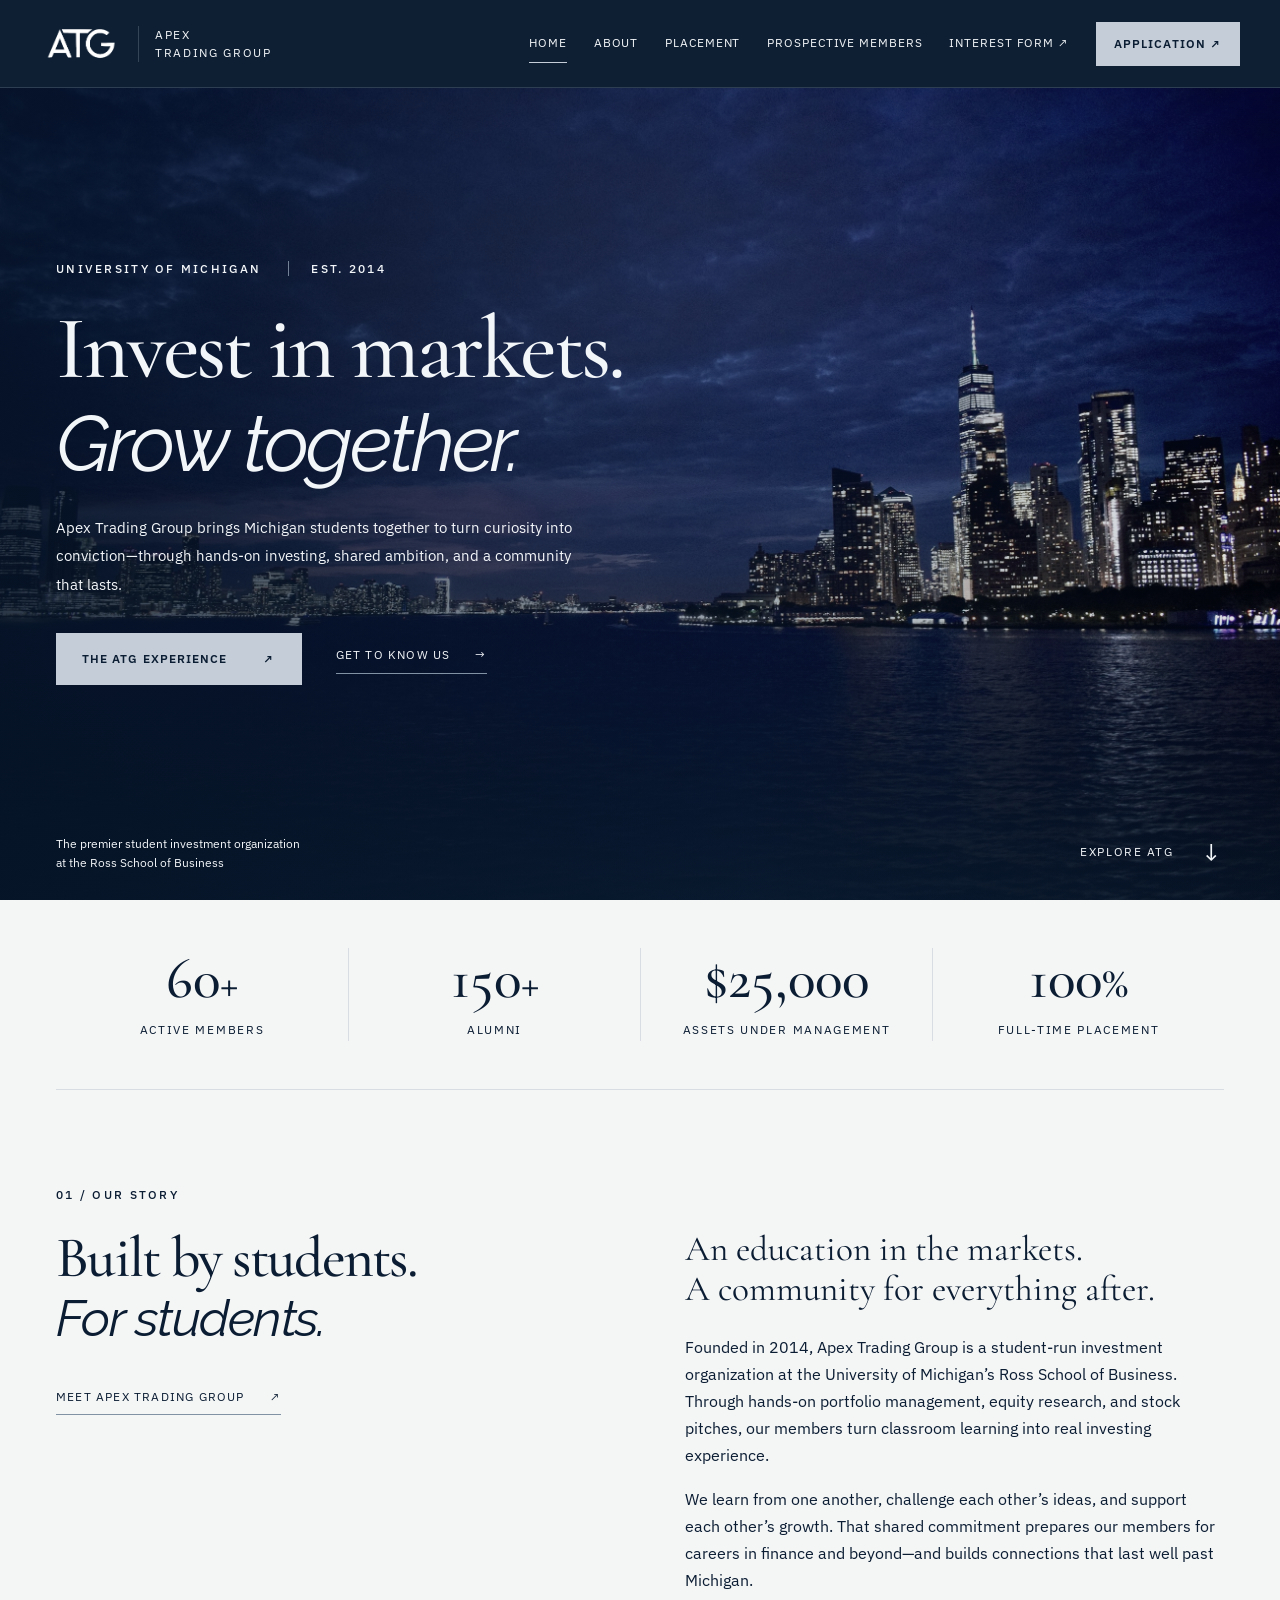
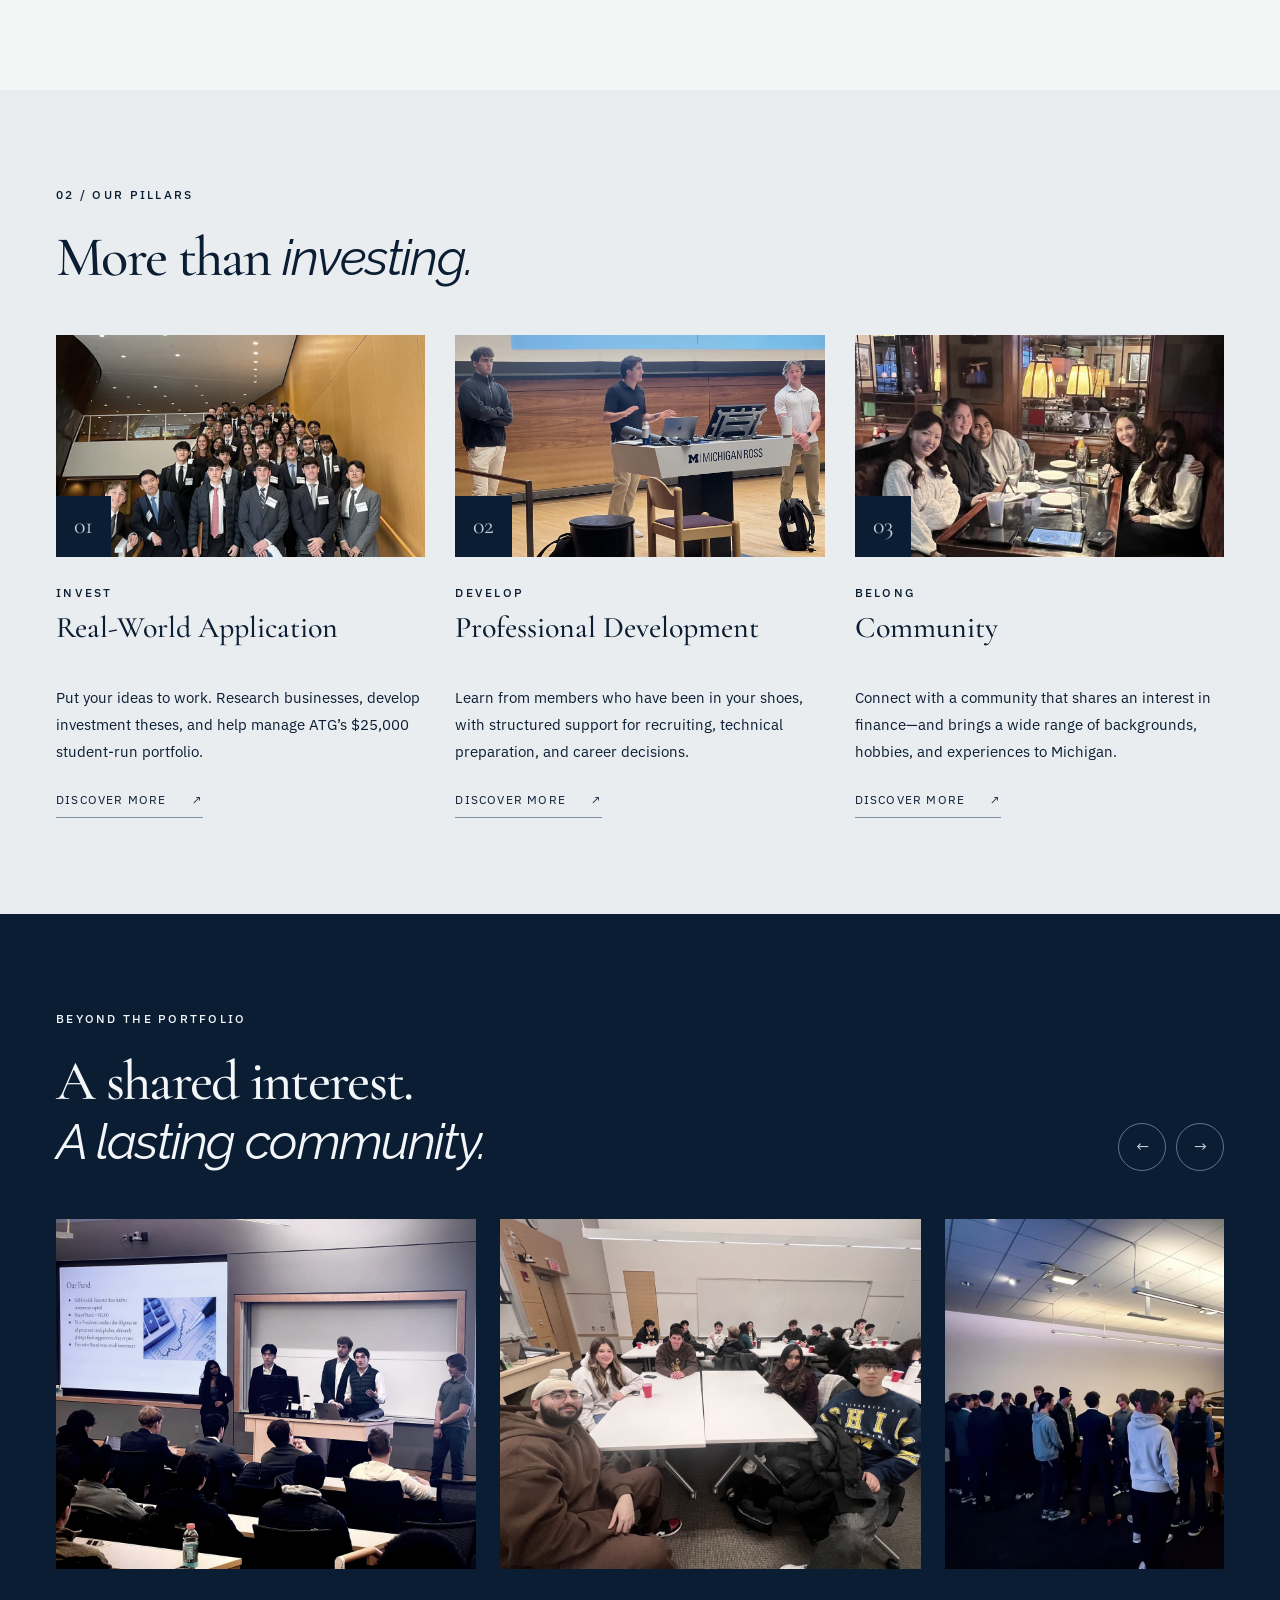
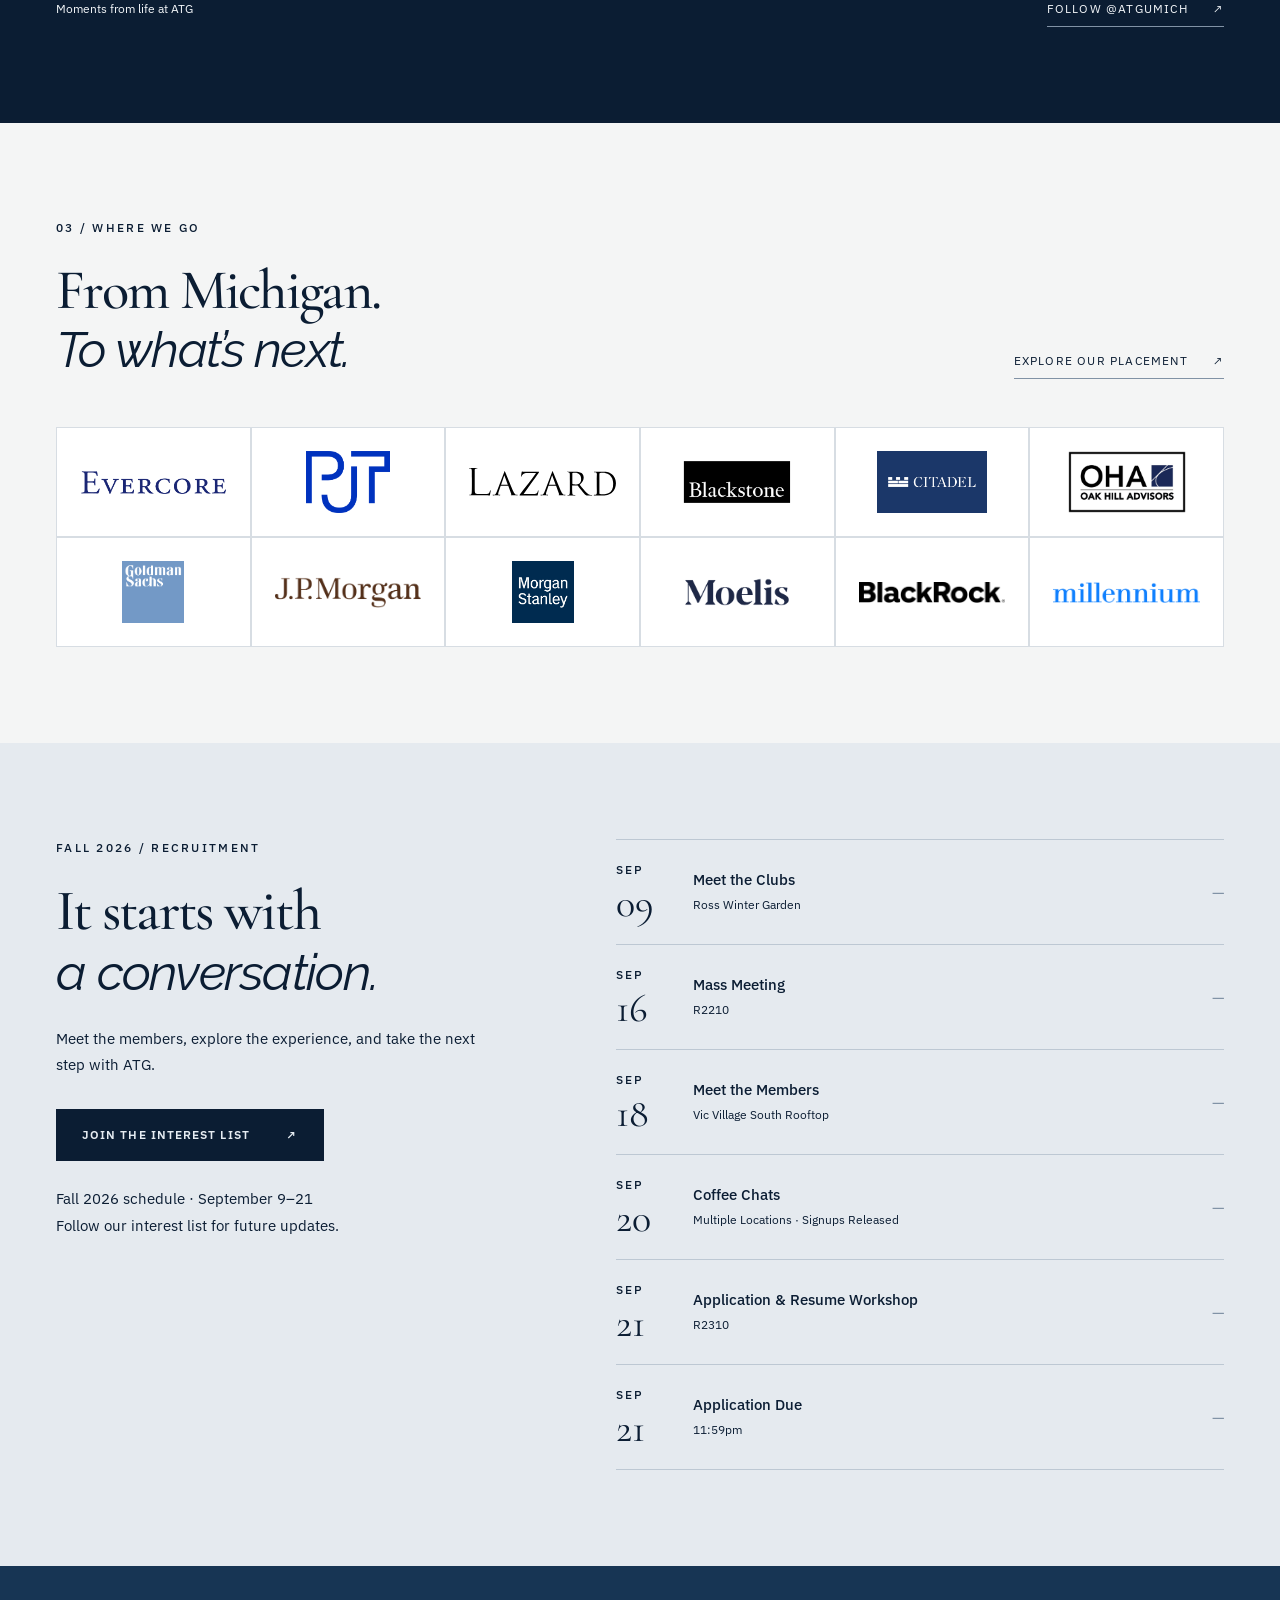
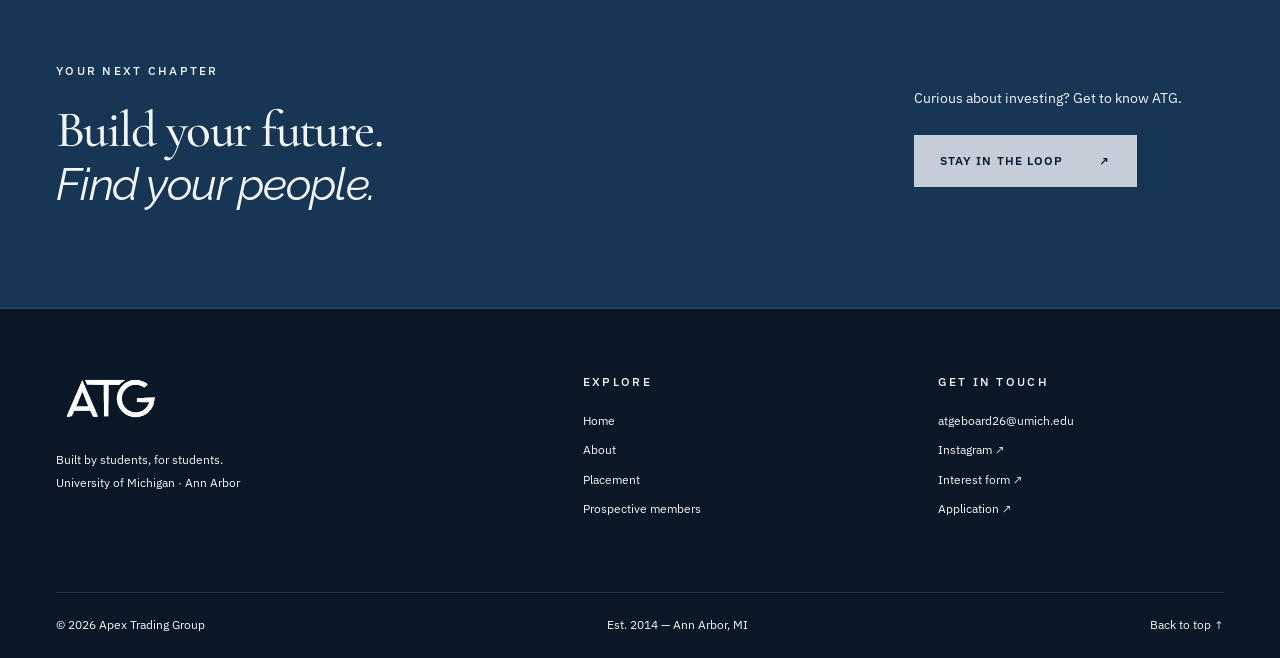
<file: index.html>
<!doctype html><html lang="en"><head><meta charset="utf-8"><meta name="viewport" content="width=device-width,initial-scale=1"><meta name="theme-color" content="#0b1d33"><title>Home — Apex Trading Group | University of Michigan</title><meta name="description" content="Built by students, for students. Apex Trading Group is a student investment organization at the University of Michigan’s Ross School of Business."><link rel="icon" type="image/svg+xml" sizes="any" href="assets/favicon.svg?v=ed04f12ad5aa"><link rel="stylesheet" href="assets/fonts/fonts.css?v=ea25c4d2a9d0"><link rel="stylesheet" href="assets/style.css?v=7af7ab10a6bd"></head><body id="top"><a class="skip-link" href="#main">Skip to content</a><header class="site-header">
    <a class="brand" href="index.html" aria-label="Apex Trading Group home"><span class="brand-mark"><img src="assets/images/atg-wordmark-white.webp" alt="ATG" width="780" height="366"></span><span class="brand-name">APEX<br>TRADING GROUP</span></a>
    <button class="menu-toggle" type="button" aria-expanded="false" aria-controls="main-nav"><span>Menu</span><svg width="16" height="12" viewBox="0 0 16 12" aria-hidden="true" focusable="false"><path d="M1 1H15M1 6H15M1 11H15" fill="none" stroke="currentColor" stroke-width="1.25"/></svg></button><nav id="main-nav" aria-label="Main navigation"><a href="index.html" aria-current="page">Home</a><a href="about.html">About</a><a href="placement.html">Placement</a><a href="prospective-members.html">Prospective members</a><a class="nav-interest" href="https://docs.google.com/forms/d/e/1FAIpQLScVhLemPFYhCPNIk2Ntit9PGxSt3cFWAZRNWeOc0bkL1iDHwQ/viewform" target="_blank" rel="noopener">Interest form ↗</a><a class="button small" href="https://docs.google.com/forms/d/e/1FAIpQLSdsdARANegPU2hPOpjgXjonW-cbbBb34Cm18DGZ4Rh7cRIPxQ/viewform" target="_blank" rel="noopener">Application ↗</a></nav></header><main id="main"><section class="hero"><img class="hero-image" src="assets/images/manhattan-blue-hour.jpg" alt="Lower Manhattan and One World Trade Center at blue hour" fetchpriority="high" width="2600" height="1733"><div class="hero-shade"></div><div class="hero-content wrap"><p class="eyebrow light">University of Michigan <span>Est. 2014</span></p><h1>Invest in markets.<br><em>Grow together.</em></h1><p class="hero-intro">Apex Trading Group brings Michigan students together to turn curiosity into conviction—through hands-on investing, shared ambition, and a community that lasts.</p><div class="actions"><a class="button" href="prospective-members.html">The ATG experience <span>↗</span></a><a class="text-link" href="about.html">Get to know us <span>→</span></a></div></div><div class="hero-bottom wrap"><span>The premier student investment organization<br>at the Ross School of Business</span><a href="#at-a-glance">Explore ATG <span>↓</span></a></div></section><section id="at-a-glance" class="stats wrap" aria-label="ATG at a glance"><div><strong>60<span>+</span></strong><p>Active members</p></div><div><strong>150<span>+</span></strong><p>Alumni</p></div><div><strong>$25,000</strong><p>Assets under management</p></div><div><strong>100<span>%</span></strong><p>Full-time placement</p></div></section>
    <section class="section wrap story"><div class="story-heading reveal"><p class="eyebrow">01 / Our story</p><h2>Built by students.<br><em>For students.</em></h2><a class="text-link" href="about.html">Meet Apex Trading Group <span>↗</span></a></div><div class="story-copy reveal"><p class="story-lead">An education in the markets.<br>A community for everything after.</p><p>Founded in 2014, Apex Trading Group is a student-run investment organization at the University of Michigan’s Ross School of Business. Through hands-on portfolio management, equity research, and stock pitches, our members turn classroom learning into real investing experience.</p><p>We learn from one another, challenge each other’s ideas, and support each other’s growth. That shared commitment prepares our members for careers in finance and beyond—and builds connections that last well past Michigan.</p></div></section>
    <section class="section pillars-section"><div class="wrap"><div class="section-heading"><div><p class="eyebrow">02 / Our pillars</p><h2>More than <em>investing.</em></h2></div></div><div class="pillars"><article class="pillar reveal" id="pillar-1"><div class="pillar-photo"><img src="assets/images/real-world-application.webp" alt="ATG members together at a club event" class="" width="1050" height="1400" loading="lazy" ><span>01</span></div><div class="pillar-copy"><p class="eyebrow">Invest</p><h3>Real-World Application</h3><p>Put your ideas to work. Research businesses, develop investment theses, and help manage ATG’s $25,000 student-run portfolio.</p><a class="text-link" href="about.html#pillar-1">Discover more <span>↗</span></a></div></article><article class="pillar reveal" id="pillar-2"><div class="pillar-photo"><img src="assets/images/club-gallery-10.webp" alt="ATG members presenting at the Michigan Ross podium" class="" width="1400" height="1050" loading="lazy" ><span>02</span></div><div class="pillar-copy"><p class="eyebrow">Develop</p><h3>Professional Development</h3><p>Learn from members who have been in your shoes, with structured support for recruiting, technical preparation, and career decisions.</p><a class="text-link" href="about.html#pillar-2">Discover more <span>↗</span></a></div></article><article class="pillar reveal" id="pillar-3"><div class="pillar-photo"><img src="assets/images/club-gallery-03.webp" alt="ATG members socializing" class="" width="1050" height="1400" loading="lazy" style="object-position:center 44%"><span>03</span></div><div class="pillar-copy"><p class="eyebrow">Belong</p><h3>Community</h3><p>Connect with a community that shares an interest in finance—and brings a wide range of backgrounds, hobbies, and experiences to Michigan.</p><a class="text-link" href="about.html#pillar-3">Discover more <span>↗</span></a></div></article></div></div></section>
    <section class="section community-section"><div class="wrap section-heading"><div><p class="eyebrow light">Beyond the portfolio</p><h2>A shared interest.<br><em>A lasting community.</em></h2></div><div class="gallery-controls"><button class="round-button" data-gallery-prev aria-label="Previous club photos">←</button><button class="round-button" data-gallery-next aria-label="Next club photos">→</button></div></div><div class="gallery-track wrap" aria-label="ATG community photos" tabindex="0"><button class="gallery-photo" data-photo="assets/images/club-gallery-01.webp" data-caption="ATG community · Photo 1 of 8" aria-label="Open ATG community photo 1"><img src="assets/images/club-gallery-01.webp" alt="ATG members at a club gathering, photo 1" class="" width="1400" height="1050" loading="lazy" style="object-position:65.9% 38.8%"></button><button class="gallery-photo" data-photo="assets/images/club-gallery-02.webp" data-caption="ATG community · Photo 2 of 8" aria-label="Open ATG community photo 2"><img src="assets/images/club-gallery-02.webp" alt="ATG members at a club gathering, photo 2" class="" width="1400" height="1050" loading="lazy" style="object-position:50.2% 46.4%"></button><button class="gallery-photo" data-photo="assets/images/club-gallery-04.webp" data-caption="ATG community · Photo 3 of 8" aria-label="Open ATG community photo 3"><img src="assets/images/club-gallery-04.webp" alt="ATG members at a club gathering, photo 3" class="" width="1400" height="1050" loading="lazy" style="object-position:48.3% 52.5%"></button><button class="gallery-photo" data-photo="assets/images/club-gallery-06.webp" data-caption="ATG community · Photo 4 of 8" aria-label="Open ATG community photo 4"><img src="assets/images/club-gallery-06.webp" alt="ATG members at a club gathering, photo 4" class="" width="1400" height="1050" loading="lazy" style="object-position:49.7% 45.2%"></button><button class="gallery-photo" data-photo="assets/images/club-gallery-08.webp" data-caption="ATG community · Photo 5 of 8" aria-label="Open ATG community photo 5"><img src="assets/images/club-gallery-08.webp" alt="ATG members at a club gathering, photo 5" class="" width="1050" height="1400" loading="lazy" style="object-position:32.4% 43.6%"></button><button class="gallery-photo" data-photo="assets/images/club-gallery-09.webp" data-caption="ATG community · Photo 6 of 8" aria-label="Open ATG community photo 6"><img src="assets/images/club-gallery-09.webp" alt="ATG members at a club gathering, photo 6" class="" width="1050" height="1400" loading="lazy" style="object-position:8.1% 66.3%"></button><button class="gallery-photo" data-photo="assets/images/club-gallery-11.webp" data-caption="ATG community · Photo 7 of 8" aria-label="Open ATG community photo 7"><img src="assets/images/club-gallery-11.webp" alt="ATG members at a club gathering, photo 7" class="" width="1400" height="1050" loading="lazy" style="object-position:51.5% 61.3%"></button><button class="gallery-photo" data-photo="assets/images/club-gallery-12.webp" data-caption="ATG community · Photo 8 of 8" aria-label="Open ATG community photo 8"><img src="assets/images/club-gallery-12.webp" alt="ATG members at a club gathering, photo 8" class="" width="720" height="571" loading="lazy" style="object-position:53.4% 34.0%"></button></div><div class="wrap gallery-footer"><p>Moments from life at ATG</p><a class="text-link" href="https://www.instagram.com/atgumich/?hl=en" target="_blank" rel="noopener">Follow @atgumich <span>↗</span></a></div></section><dialog class="lightbox" aria-label="ATG community photo"><button class="lightbox-close" aria-label="Close photo">✕</button><img alt=""><p></p><div class="lightbox-controls"><button data-lightbox-prev aria-label="Previous photo">←</button><button data-lightbox-next aria-label="Next photo">→</button></div></dialog>
    <section class="section wrap"><div class="section-heading"><div><p class="eyebrow">03 / Where we go</p><h2>From Michigan.<br><em>To what’s next.</em></h2></div><a class="text-link" href="placement.html">Explore our placement <span>↗</span></a></div><div class="logo-grid home-logos"><div class="firm-logo" title="Evercore"><img src="assets/images/placement-logo-04.webp" alt="Evercore" class="" width="1062" height="184" loading="lazy" ><span>Evercore</span></div><div class="firm-logo" title="PJT Partners"><img src="assets/images/placement-logo-07.webp" alt="PJT Partners" class="" width="1101" height="806" loading="lazy" ><span>PJT Partners</span></div><div class="firm-logo" title="Lazard"><img src="assets/images/lazard.svg" alt="Lazard" class="" width="1920" height="380" loading="lazy" ><span>Lazard</span></div><div class="firm-logo" title="Blackstone"><img src="assets/images/placement-logo-05.webp" alt="Blackstone" class="" width="1400" height="788" loading="lazy" ><span>Blackstone</span></div><div class="firm-logo" title="Citadel"><img src="assets/images/placement-logo-09.webp" alt="Citadel" class="" width="800" height="450" loading="lazy" ><span>Citadel</span></div><div class="firm-logo" title="Oak Hill Advisors"><img src="assets/images/placement-logo-15.webp" alt="Oak Hill Advisors" class="" width="1400" height="737" loading="lazy" ><span>Oak Hill Advisors</span></div><div class="firm-logo" title="Goldman Sachs"><img src="assets/images/placement-logo-01.webp" alt="Goldman Sachs" class="" width="1400" height="1400" loading="lazy" ><span>Goldman Sachs</span></div><div class="firm-logo" title="JP Morgan"><img src="assets/images/placement-logo-03.webp" alt="JP Morgan" class="" width="1400" height="300" loading="lazy" ><span>JP Morgan</span></div><div class="firm-logo" title="Morgan Stanley"><img src="assets/images/placement-logo-02.webp" alt="Morgan Stanley" class="" width="900" height="900" loading="lazy" ><span>Morgan Stanley</span></div><div class="firm-logo" title="Moelis &amp; Company"><img src="assets/images/placement-logo-10.webp" alt="Moelis &amp; Company" class="" width="1400" height="669" loading="lazy" ><span>Moelis &amp; Company</span></div><div class="firm-logo" title="BlackRock"><img src="assets/images/placement-logo-06.webp" alt="BlackRock" class="" width="1200" height="174" loading="lazy" ><span>BlackRock</span></div><div class="firm-logo" title="Millennium"><img src="assets/images/placement-logo-12.webp" alt="Millennium" class="" width="1400" height="202" loading="lazy" ><span>Millennium</span></div></div></section>
    <section class="section recruitment" id="recruitment"><div class="wrap recruitment-layout"><div class="recruitment-intro"><p class="eyebrow">Fall 2026 / Recruitment</p><h2>It starts with<br><em>a conversation.</em></h2><p>Meet the members, explore the experience, and take the next step with ATG.</p><a class="button dark" href="https://docs.google.com/forms/d/e/1FAIpQLScVhLemPFYhCPNIk2Ntit9PGxSt3cFWAZRNWeOc0bkL1iDHwQ/viewform" target="_blank" rel="noopener">Join the interest list <span>↗</span></a><p class="schedule-note">Fall 2026 schedule · September 9–21<br>Follow our interest list for future updates.</p></div><ol class="event-list"><li class="event"><time datetime="2026-09-09"><span>SEP</span>09</time><div><h3>Meet the Clubs</h3><p>Ross Winter Garden</p></div><span class="event-line" aria-hidden="true">—</span></li><li class="event"><time datetime="2026-09-16"><span>SEP</span>16</time><div><h3>Mass Meeting</h3><p>R2210</p></div><span class="event-line" aria-hidden="true">—</span></li><li class="event"><time datetime="2026-09-18"><span>SEP</span>18</time><div><h3>Meet the Members</h3><p>Vic Village South Rooftop</p></div><span class="event-line" aria-hidden="true">—</span></li><li class="event"><time datetime="2026-09-20"><span>SEP</span>20</time><div><h3>Coffee Chats</h3><p>Multiple Locations · Signups Released</p></div><span class="event-line" aria-hidden="true">—</span></li><li class="event"><time datetime="2026-09-21"><span>SEP</span>21</time><div><h3>Application &amp; Resume Workshop</h3><p>R2310</p></div><span class="event-line" aria-hidden="true">—</span></li><li class="event"><time datetime="2026-09-21"><span>SEP</span>21</time><div><h3>Application Due</h3><p>11:59pm</p></div><span class="event-line" aria-hidden="true">—</span></li></ol></div></section></main><section class="join-band"><div class="wrap join-inner"><div><p class="eyebrow light">Your next chapter</p><h2>Build your future.<br><em>Find your people.</em></h2></div><div><p>Curious about investing? Get to know ATG.</p><a class="button" href="https://docs.google.com/forms/d/e/1FAIpQLScVhLemPFYhCPNIk2Ntit9PGxSt3cFWAZRNWeOc0bkL1iDHwQ/viewform" target="_blank" rel="noopener">Stay in the loop <span>↗</span></a></div></div></section>
    <footer class="site-footer"><div class="wrap footer-main"><a class="footer-brand" href="index.html"><img src="assets/images/atg-wordmark-white.webp" alt="Apex Trading Group" width="150" height="80"><span>Built by students, for students.<br>University of Michigan · Ann Arbor</span></a><div><p class="eyebrow light">Explore</p><a href="index.html">Home</a><a href="about.html">About</a><a href="placement.html">Placement</a><a href="prospective-members.html">Prospective members</a></div><div><p class="eyebrow light">Get in touch</p><a href="mailto:atgeboard26@umich.edu">atgeboard26@umich.edu</a><a class="" href="https://www.instagram.com/atgumich/?hl=en" target="_blank" rel="noopener">Instagram ↗</a><a class="" href="https://docs.google.com/forms/d/e/1FAIpQLScVhLemPFYhCPNIk2Ntit9PGxSt3cFWAZRNWeOc0bkL1iDHwQ/viewform" target="_blank" rel="noopener">Interest form ↗</a><a class="" href="https://docs.google.com/forms/d/e/1FAIpQLSdsdARANegPU2hPOpjgXjonW-cbbBb34Cm18DGZ4Rh7cRIPxQ/viewform" target="_blank" rel="noopener">Application ↗</a></div></div><div class="wrap footer-bottom"><span>© 2026 Apex Trading Group</span><span>Est. 2014 — Ann Arbor, MI</span><a href="#top">Back to top ↑</a></div></footer><script src="assets/main.js?v=b35084d74c52" defer></script></body></html>
</file>
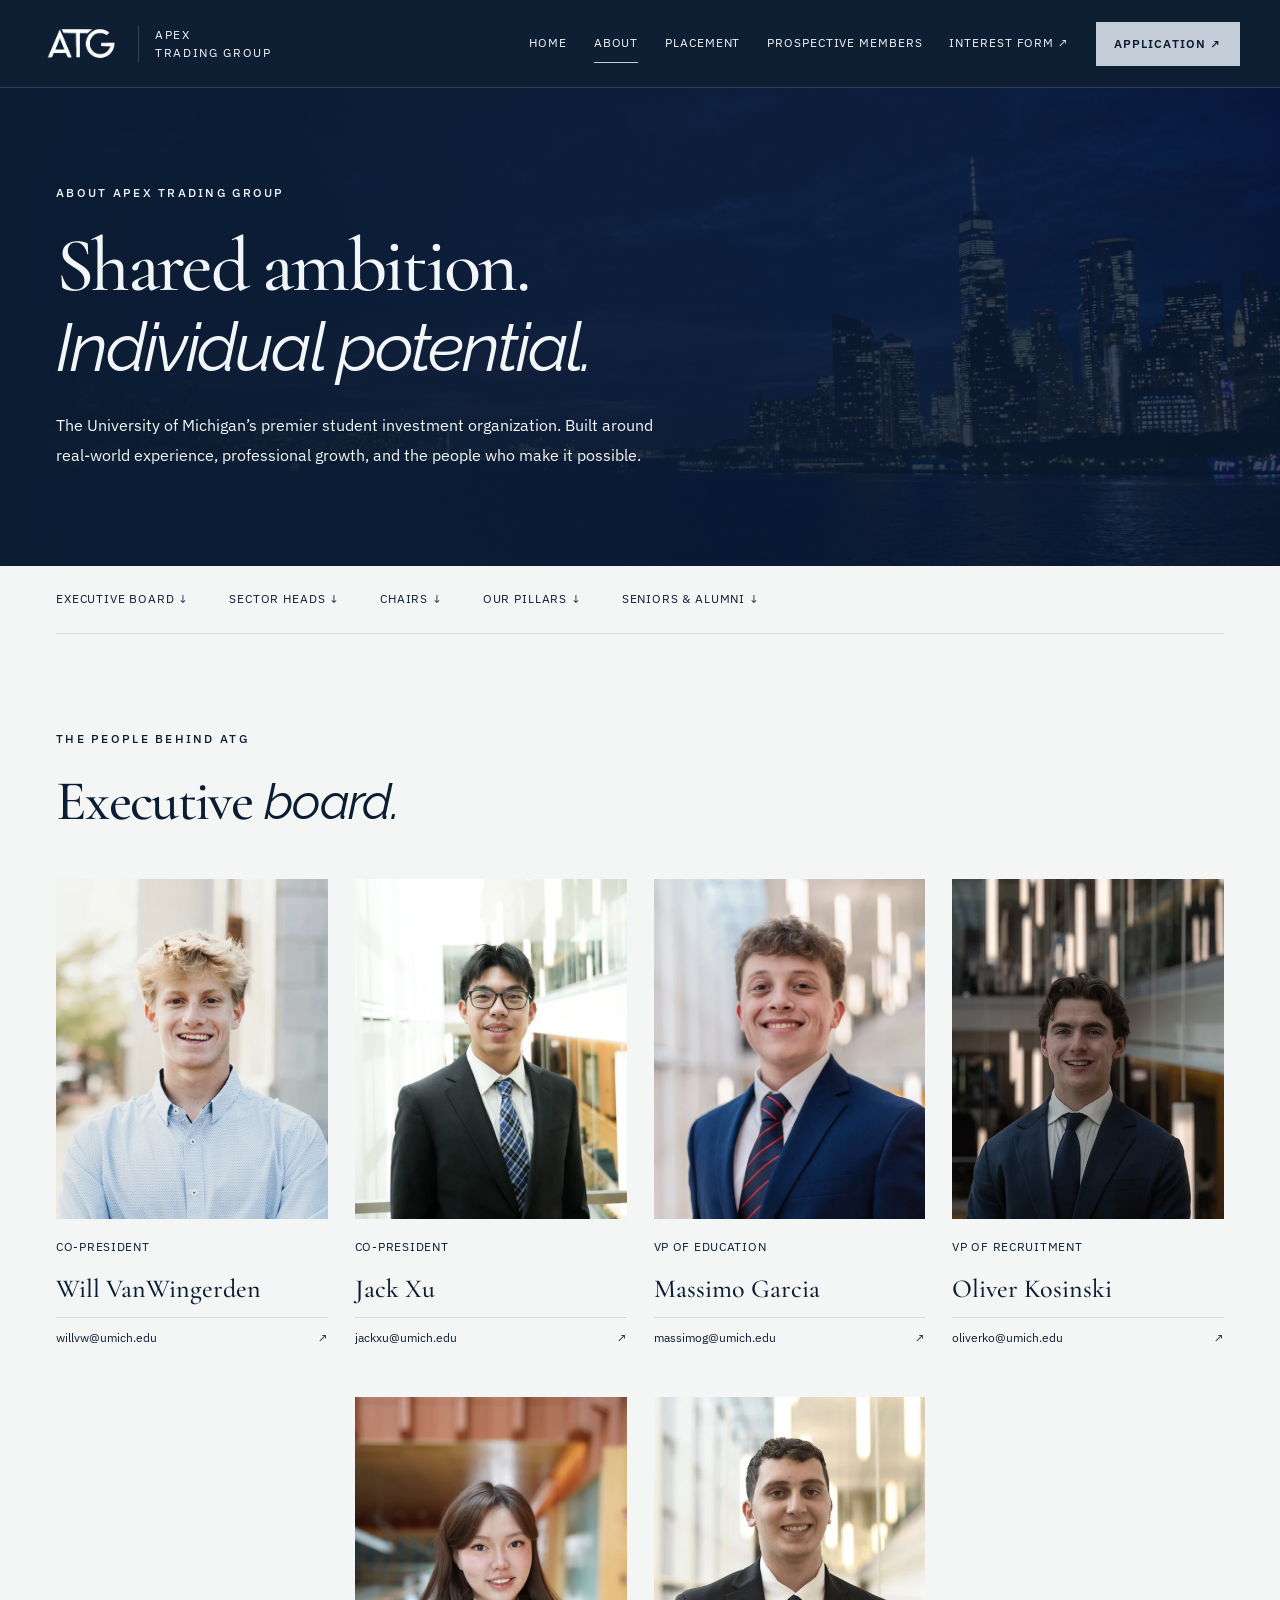
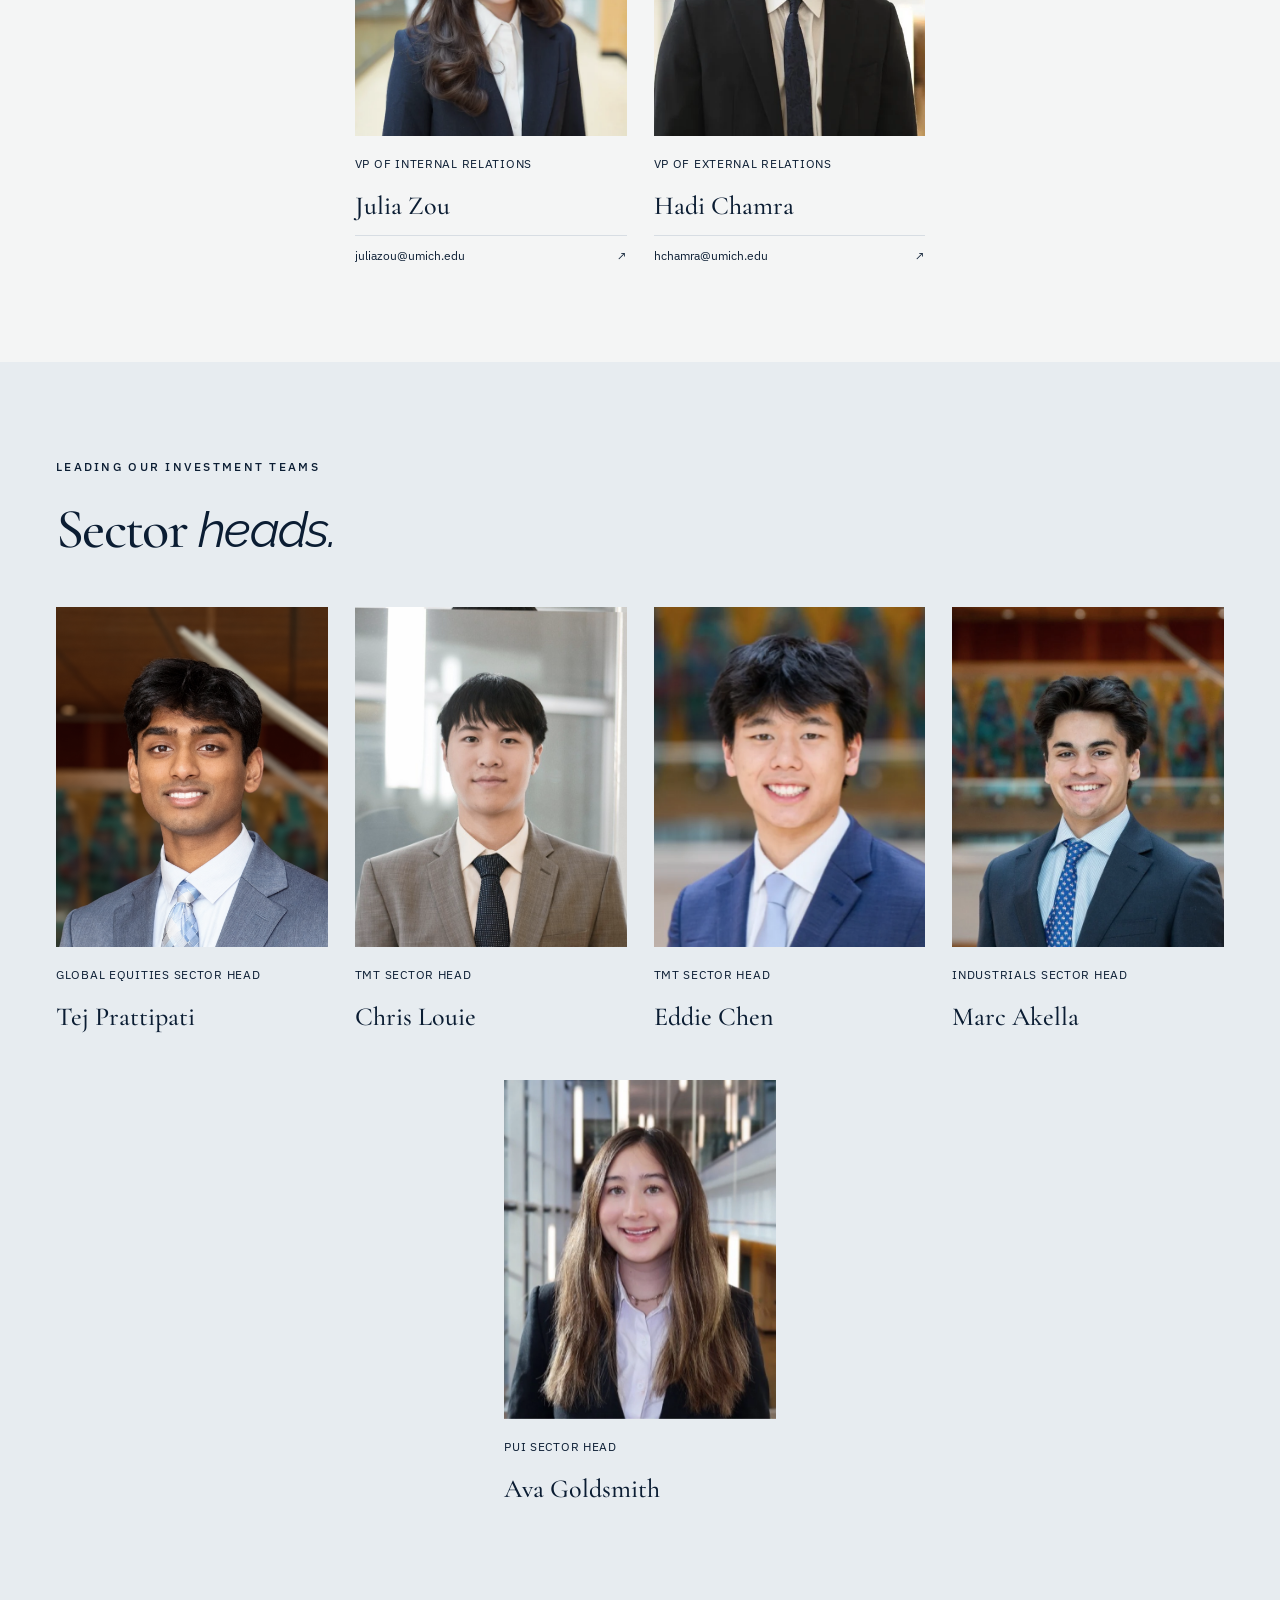
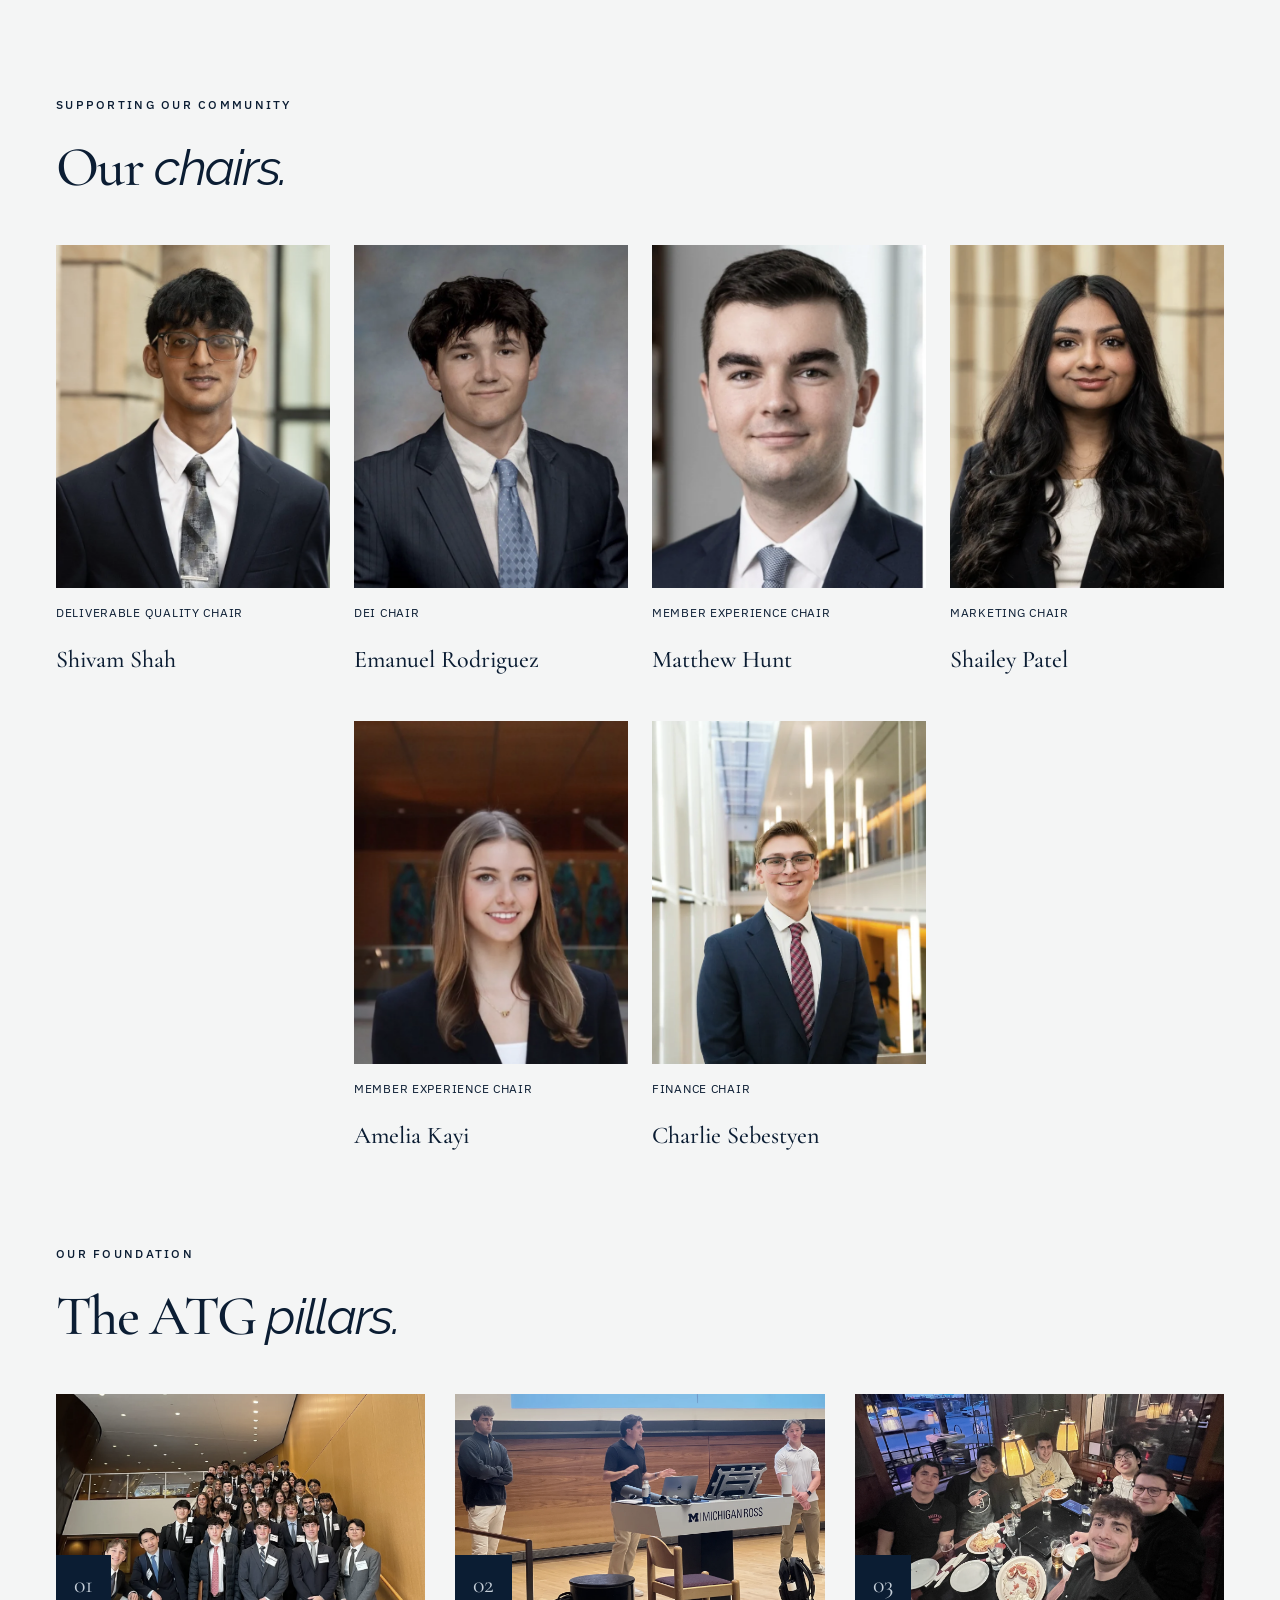
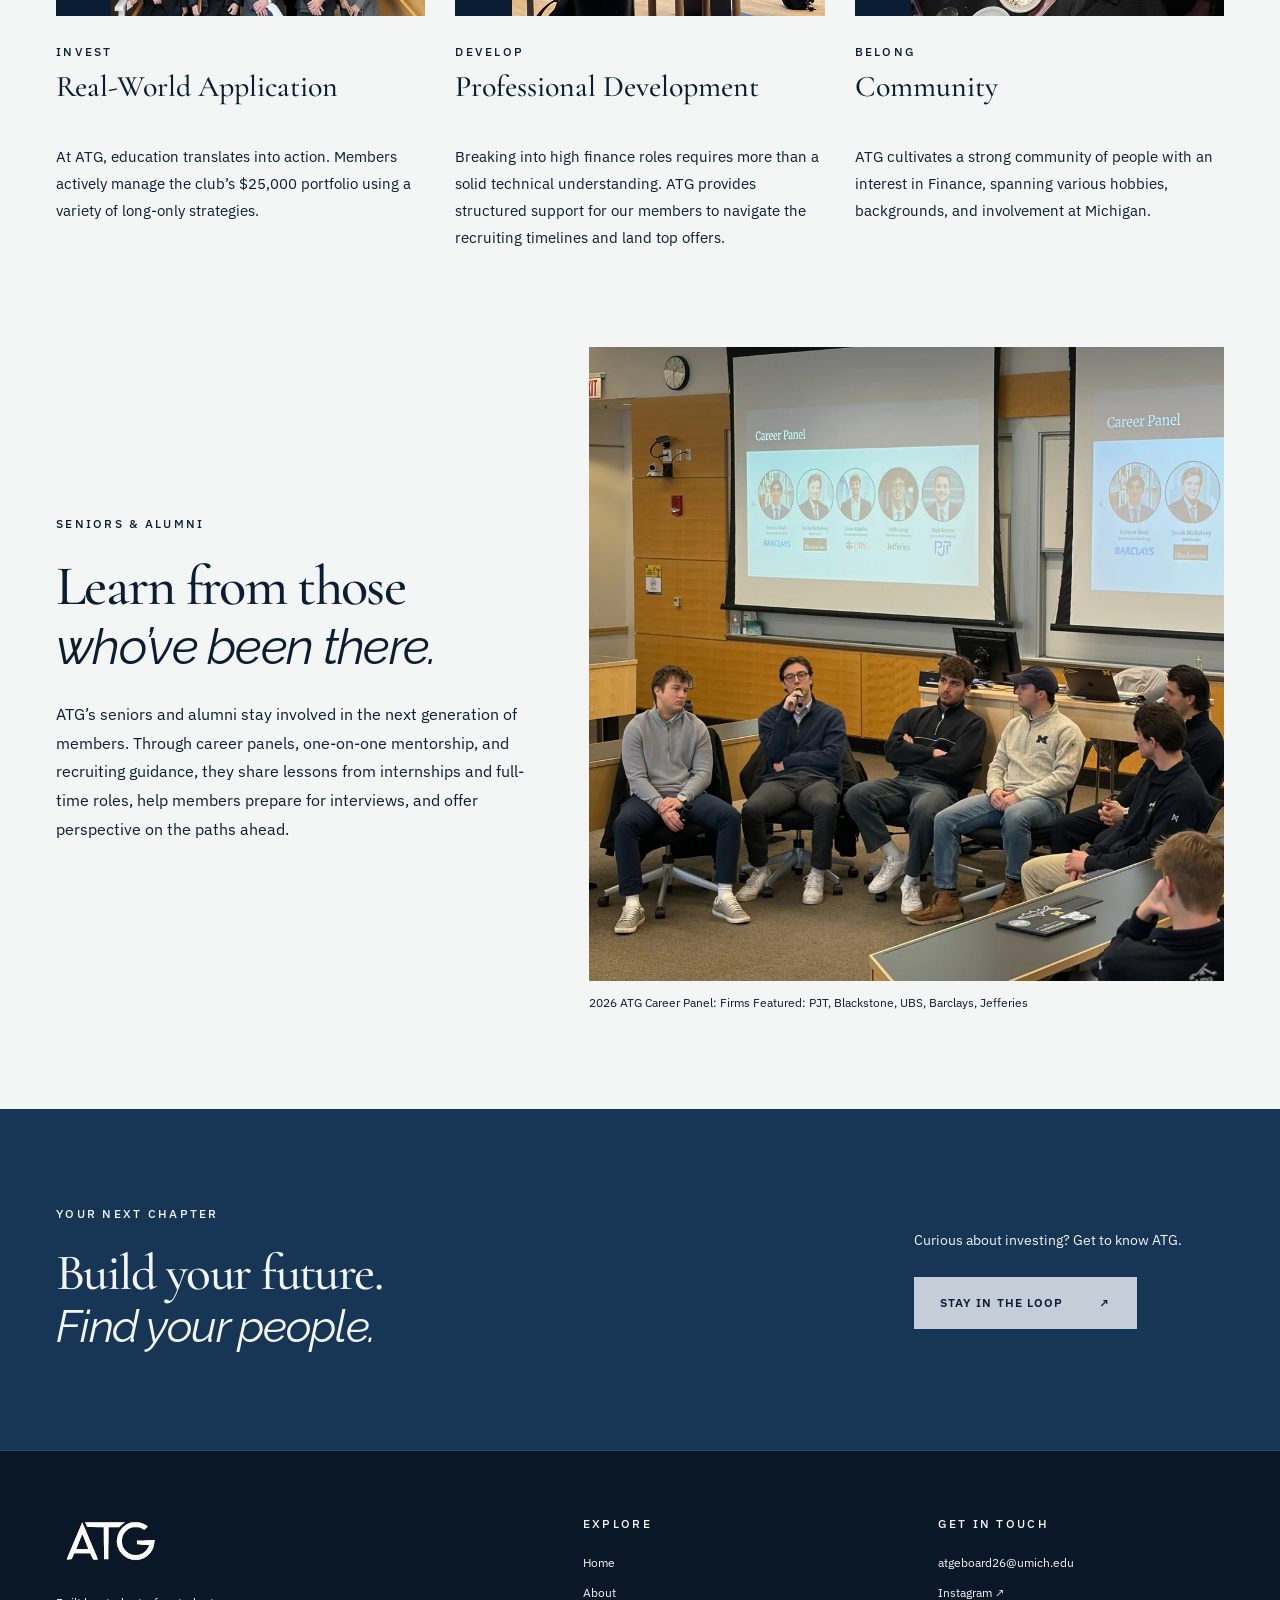
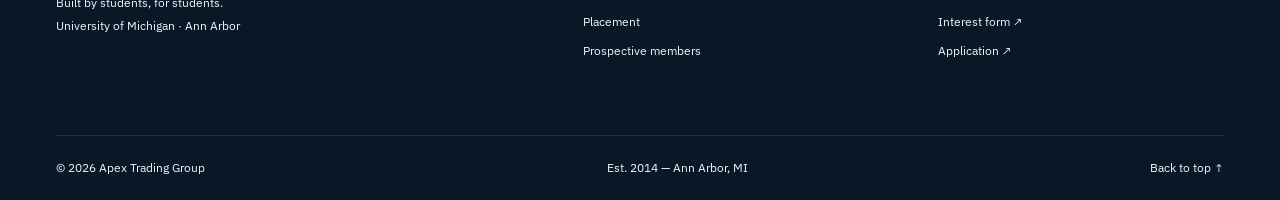
<file: about/index.html>
<!doctype html><html lang="en"><head><base href="../"><meta charset="utf-8"><meta name="viewport" content="width=device-width,initial-scale=1"><meta name="theme-color" content="#0b1d33"><title>About — Apex Trading Group | University of Michigan</title><meta name="description" content="Meet the executive board, chairs, and sector heads of Apex Trading Group at the University of Michigan."><link rel="icon" type="image/svg+xml" sizes="any" href="assets/favicon.svg?v=ed04f12ad5aa"><link rel="stylesheet" href="assets/fonts/fonts.css?v=ea25c4d2a9d0"><link rel="stylesheet" href="assets/style.css?v=7af7ab10a6bd"></head><body id="top"><a class="skip-link" href="about.html#main">Skip to content</a><header class="site-header">
    <a class="brand" href="index.html" aria-label="Apex Trading Group home"><span class="brand-mark"><img src="assets/images/atg-wordmark-white.webp" alt="ATG" width="780" height="366"></span><span class="brand-name">APEX<br>TRADING GROUP</span></a>
    <button class="menu-toggle" type="button" aria-expanded="false" aria-controls="main-nav"><span>Menu</span><svg width="16" height="12" viewBox="0 0 16 12" aria-hidden="true" focusable="false"><path d="M1 1H15M1 6H15M1 11H15" fill="none" stroke="currentColor" stroke-width="1.25"/></svg></button><nav id="main-nav" aria-label="Main navigation"><a href="index.html">Home</a><a href="about.html" aria-current="page">About</a><a href="placement.html">Placement</a><a href="prospective-members.html">Prospective members</a><a class="nav-interest" href="https://docs.google.com/forms/d/e/1FAIpQLScVhLemPFYhCPNIk2Ntit9PGxSt3cFWAZRNWeOc0bkL1iDHwQ/viewform" target="_blank" rel="noopener">Interest form ↗</a><a class="button small" href="https://docs.google.com/forms/d/e/1FAIpQLSdsdARANegPU2hPOpjgXjonW-cbbBb34Cm18DGZ4Rh7cRIPxQ/viewform" target="_blank" rel="noopener">Application ↗</a></nav></header><main id="main"><section class="subhero"><div class="subhero-sky"></div><div class="wrap"><p class="eyebrow light">About Apex Trading Group</p><h1>Shared ambition.<br><em>Individual potential.</em></h1><p class="lead">The University of Michigan’s premier student investment organization. Built around real-world experience, professional growth, and the people who make it possible.</p></div></section>
    <nav class="section-nav wrap" aria-label="About sections"><a href="about.html#executive-board">Executive board ↓</a><a href="about.html#sector-heads">Sector heads ↓</a><a href="about.html#chairs">Chairs ↓</a><a href="about.html#pillars">Our pillars ↓</a><a href="about.html#mentorship">Seniors &amp; alumni ↓</a></nav>
    <section id="executive-board" class="section wrap"><div class="section-heading"><div><p class="eyebrow">The people behind ATG</p><h2>Executive <em>board.</em></h2></div></div><div class="people-grid"><article class="person reveal"><div class="person-photo"><img src="assets/images/will-vanwingerden.webp" alt="Will VanWingerden" class="" width="841" height="900" loading="lazy" ></div><div class="person-info"><p>Co-President</p><h3>Will VanWingerden</h3><a href="mailto:willvw@umich.edu">willvw@umich.edu <span>↗</span></a></div></article><article class="person reveal"><div class="person-photo"><img src="assets/images/jack-xu.webp" alt="Jack Xu" class="" width="639" height="900" loading="lazy" ></div><div class="person-info"><p>Co-President</p><h3>Jack Xu</h3><a href="mailto:jackxu@umich.edu">jackxu@umich.edu <span>↗</span></a></div></article><article class="person reveal"><div class="person-photo"><img src="assets/images/massimo-garcia.webp" alt="Massimo Garcia" class="" width="600" height="900" loading="lazy" ></div><div class="person-info"><p>VP of Education</p><h3>Massimo Garcia</h3><a href="mailto:massimog@umich.edu">massimog@umich.edu <span>↗</span></a></div></article><article class="person reveal"><div class="person-photo"><img src="assets/images/oliver-kosinski.webp" alt="Oliver Kosinski" class="" width="599" height="900" loading="lazy" style="--photo-zoom:1.15;object-position:center 65%"></div><div class="person-info"><p>VP of Recruitment</p><h3>Oliver Kosinski</h3><a href="mailto:oliverko@umich.edu">oliverko@umich.edu <span>↗</span></a></div></article><article class="person reveal"><div class="person-photo"><img src="assets/images/julia-zou.webp" alt="Julia Zou" class="" width="600" height="900" loading="lazy" ></div><div class="person-info"><p>VP of Internal Relations</p><h3>Julia Zou</h3><a href="mailto:juliazou@umich.edu">juliazou@umich.edu <span>↗</span></a></div></article><article class="person reveal"><div class="person-photo"><img src="assets/images/hadi-chamra.webp" alt="Hadi Chamra" class="" width="900" height="572" loading="lazy" ></div><div class="person-info"><p>VP of External Relations</p><h3>Hadi Chamra</h3><a href="mailto:hchamra@umich.edu">hchamra@umich.edu <span>↗</span></a></div></article></div></section>
    <section id="sector-heads" class="section chairs-section"><div class="wrap"><div class="section-heading"><div><p class="eyebrow">Leading our investment teams</p><h2>Sector <em>heads.</em></h2></div></div><div class="people-grid"><article class="person reveal"><div class="person-photo"><img src="assets/images/tej-prattipati-new.png" alt="Tej Prattipati" class="" width="1254" height="1254" loading="lazy" ></div><div class="person-info"><p>Global Equities Sector Head</p><h3>Tej Prattipati</h3></div></article><article class="person reveal"><div class="person-photo"><img src="assets/images/chris-louie.jpg" alt="Chris Louie" class="" width="800" height="800" loading="lazy" ></div><div class="person-info"><p>TMT Sector Head</p><h3>Chris Louie</h3></div></article><article class="person reveal"><div class="person-photo"><img src="assets/images/edward-chen.webp" alt="Eddie Chen" class="" width="800" height="800" loading="lazy" ></div><div class="person-info"><p>TMT Sector Head</p><h3>Eddie Chen</h3></div></article><article class="person reveal"><div class="person-photo"><img src="assets/images/marc-akella.webp" alt="Marc Akella" class="" width="800" height="800" loading="lazy" ></div><div class="person-info"><p>Industrials Sector Head</p><h3>Marc Akella</h3></div></article><article class="person reveal"><div class="person-photo"><img src="assets/images/ava-goldsmith.webp" alt="Ava Goldsmith" class="" width="800" height="800" loading="lazy" ></div><div class="person-info"><p>PUI Sector Head</p><h3>Ava Goldsmith</h3></div></article></div></div></section>
    <section id="chairs" class="section wrap"><div class="section-heading"><div><p class="eyebrow">Supporting our community</p><h2>Our <em>chairs.</em></h2></div></div><div class="people-grid"><article class="person reveal"><div class="person-photo"><img src="assets/images/shivam-shah.webp" alt="Shivam Shah" class="" width="800" height="800" loading="lazy" ></div><div class="person-info"><p>Deliverable Quality Chair</p><h3>Shivam Shah</h3></div></article><article class="person reveal"><div class="person-photo"><img src="assets/images/emanuel-rodriguez.webp" alt="Emanuel Rodriguez" class="" width="648" height="899" loading="lazy" ></div><div class="person-info"><p>DEI Chair</p><h3>Emanuel Rodriguez</h3></div></article><article class="person reveal"><div class="person-photo"><img src="assets/images/matthew-hunt.webp" alt="Matthew Hunt" class="" width="800" height="800" loading="lazy" ></div><div class="person-info"><p>Member Experience Chair</p><h3>Matthew Hunt</h3></div></article><article class="person reveal"><div class="person-photo"><img src="assets/images/shailey-patel.webp" alt="Shailey Patel" class="" width="800" height="800" loading="lazy" ></div><div class="person-info"><p>Marketing Chair</p><h3>Shailey Patel</h3></div></article><article class="person reveal"><div class="person-photo"><img src="assets/images/amelia-kayi.webp" alt="Amelia Kayi" class="" width="800" height="800" loading="lazy" ></div><div class="person-info"><p>Member Experience Chair</p><h3>Amelia Kayi</h3></div></article><article class="person reveal"><div class="person-photo"><img src="assets/images/charlie-sebestyen.webp" alt="Charlie Sebestyen" class="" width="599" height="900" loading="lazy" ></div><div class="person-info"><p>Finance Chair</p><h3>Charlie Sebestyen</h3></div></article></div></section>
    <section id="pillars" class="section wrap"><div class="section-heading"><div><p class="eyebrow">Our foundation</p><h2>The ATG <em>pillars.</em></h2></div></div><div class="pillars"><article class="pillar reveal" id="pillar-1"><div class="pillar-photo"><img src="assets/images/real-world-application.webp" alt="ATG members together at a club event" class="" width="1050" height="1400" loading="lazy" ><span>01</span></div><div class="pillar-copy"><p class="eyebrow">Invest</p><h3>Real-World Application</h3><p>At ATG, education translates into action. Members actively manage the club’s $25,000 portfolio using a variety of long-only strategies.</p></div></article><article class="pillar reveal" id="pillar-2"><div class="pillar-photo"><img src="assets/images/club-gallery-10.webp" alt="ATG members presenting at the Michigan Ross podium" class="" width="1400" height="1050" loading="lazy" ><span>02</span></div><div class="pillar-copy"><p class="eyebrow">Develop</p><h3>Professional Development</h3><p>Breaking into high finance roles requires more than a solid technical understanding. ATG provides structured support for our members to navigate the recruiting timelines and land top offers.</p></div></article><article class="pillar reveal" id="pillar-3"><div class="pillar-photo"><img src="assets/images/community.webp" alt="ATG members socializing" class="" width="1400" height="1050" loading="lazy" ><span>03</span></div><div class="pillar-copy"><p class="eyebrow">Belong</p><h3>Community</h3><p>ATG cultivates a strong community of people with an interest in Finance, spanning various hobbies, backgrounds, and involvement at Michigan.</p></div></article></div></section>
    <section id="mentorship" class="section wrap mentorship-section"><div class="mentorship-copy"><p class="eyebrow">Seniors &amp; alumni</p><h2>Learn from those<br><em>who’ve been there.</em></h2><p>ATG’s seniors and alumni stay involved in the next generation of members. Through career panels, one-on-one mentorship, and recruiting guidance, they share lessons from internships and full-time roles, help members prepare for interviews, and offer perspective on the paths ahead.</p></div><figure class="mentorship-photo"><img src="assets/images/placement-group-photo.webp" alt="ATG members sharing their recruiting experiences at a career panel" class="" width="1050" height="1400" loading="lazy" ><figcaption>2026 ATG Career Panel: Firms Featured: PJT, Blackstone, UBS, Barclays, Jefferies</figcaption></figure></section></main><section class="join-band"><div class="wrap join-inner"><div><p class="eyebrow light">Your next chapter</p><h2>Build your future.<br><em>Find your people.</em></h2></div><div><p>Curious about investing? Get to know ATG.</p><a class="button" href="https://docs.google.com/forms/d/e/1FAIpQLScVhLemPFYhCPNIk2Ntit9PGxSt3cFWAZRNWeOc0bkL1iDHwQ/viewform" target="_blank" rel="noopener">Stay in the loop <span>↗</span></a></div></div></section>
    <footer class="site-footer"><div class="wrap footer-main"><a class="footer-brand" href="index.html"><img src="assets/images/atg-wordmark-white.webp" alt="Apex Trading Group" width="150" height="80"><span>Built by students, for students.<br>University of Michigan · Ann Arbor</span></a><div><p class="eyebrow light">Explore</p><a href="index.html">Home</a><a href="about.html">About</a><a href="placement.html">Placement</a><a href="prospective-members.html">Prospective members</a></div><div><p class="eyebrow light">Get in touch</p><a href="mailto:atgeboard26@umich.edu">atgeboard26@umich.edu</a><a class="" href="https://www.instagram.com/atgumich/?hl=en" target="_blank" rel="noopener">Instagram ↗</a><a class="" href="https://docs.google.com/forms/d/e/1FAIpQLScVhLemPFYhCPNIk2Ntit9PGxSt3cFWAZRNWeOc0bkL1iDHwQ/viewform" target="_blank" rel="noopener">Interest form ↗</a><a class="" href="https://docs.google.com/forms/d/e/1FAIpQLSdsdARANegPU2hPOpjgXjonW-cbbBb34Cm18DGZ4Rh7cRIPxQ/viewform" target="_blank" rel="noopener">Application ↗</a></div></div><div class="wrap footer-bottom"><span>© 2026 Apex Trading Group</span><span>Est. 2014 — Ann Arbor, MI</span><a href="about.html#top">Back to top ↑</a></div></footer><script src="assets/main.js?v=b35084d74c52" defer></script></body></html>
</file>
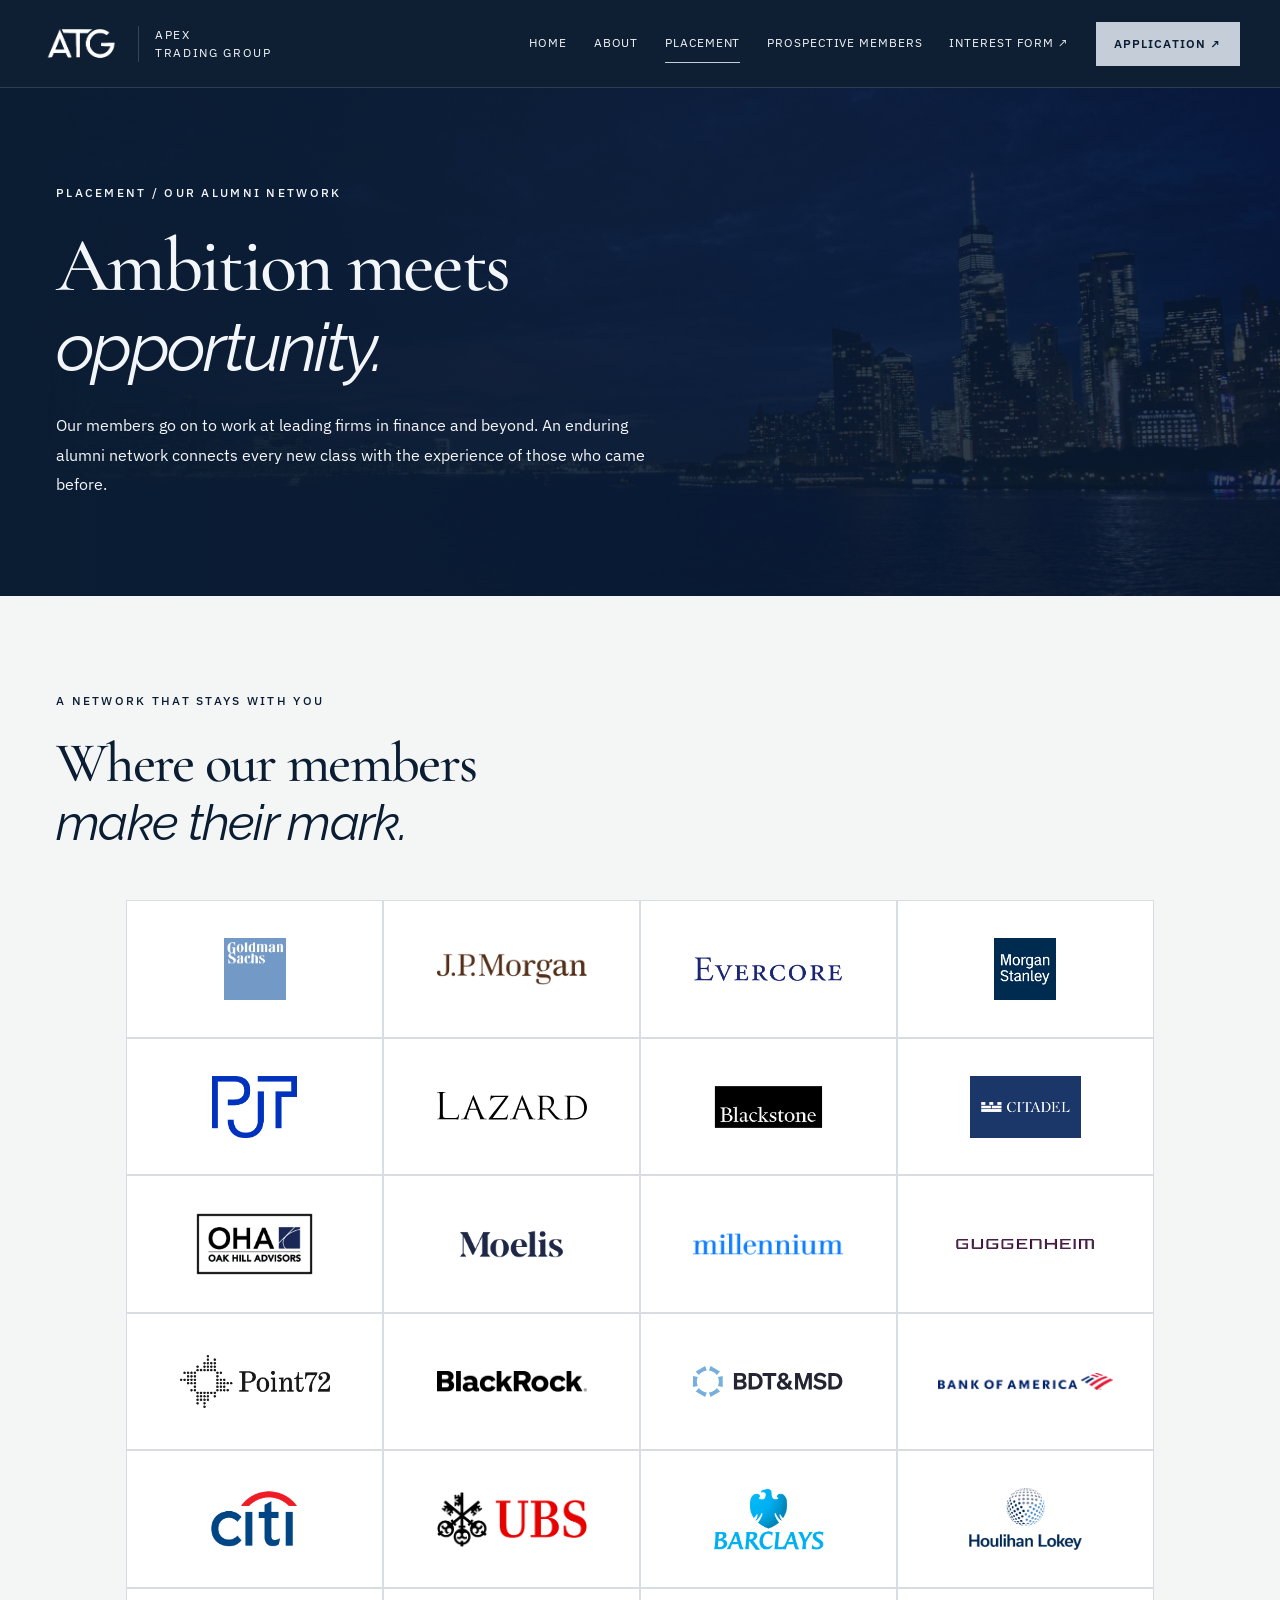
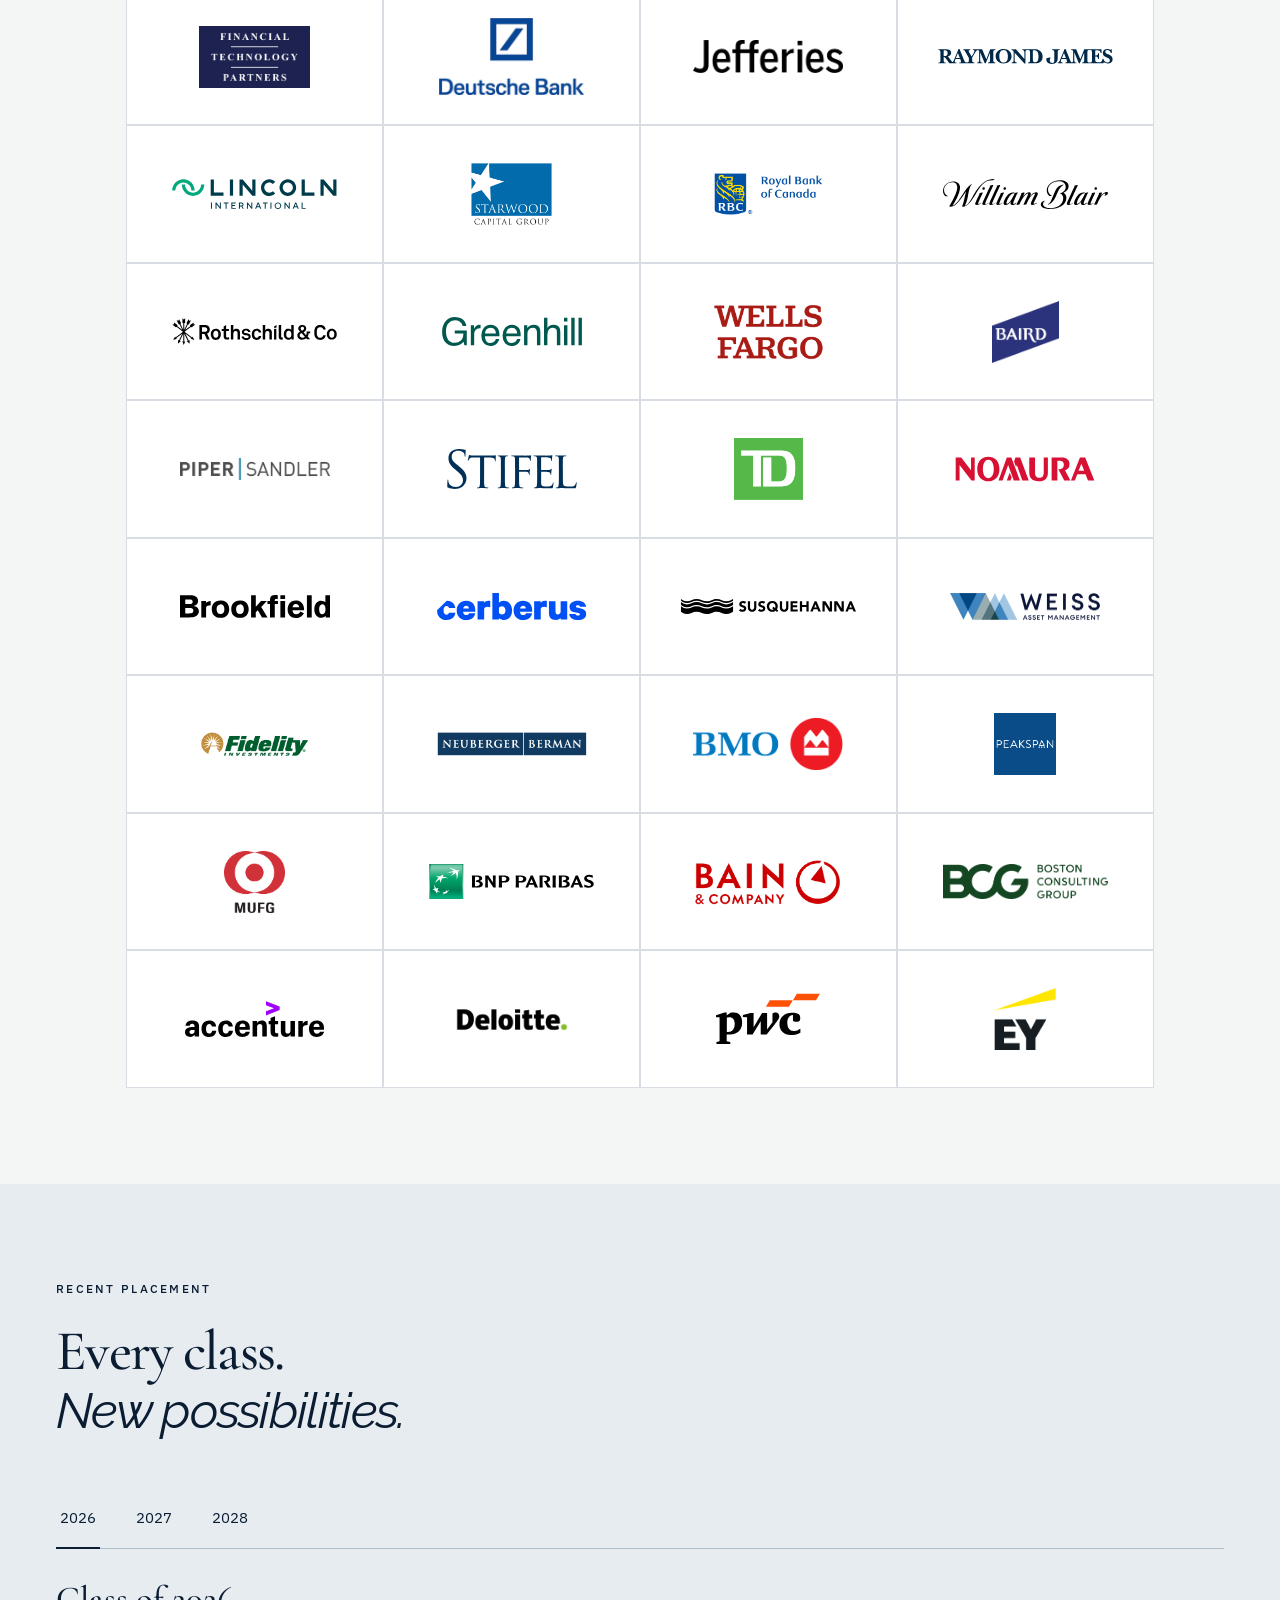
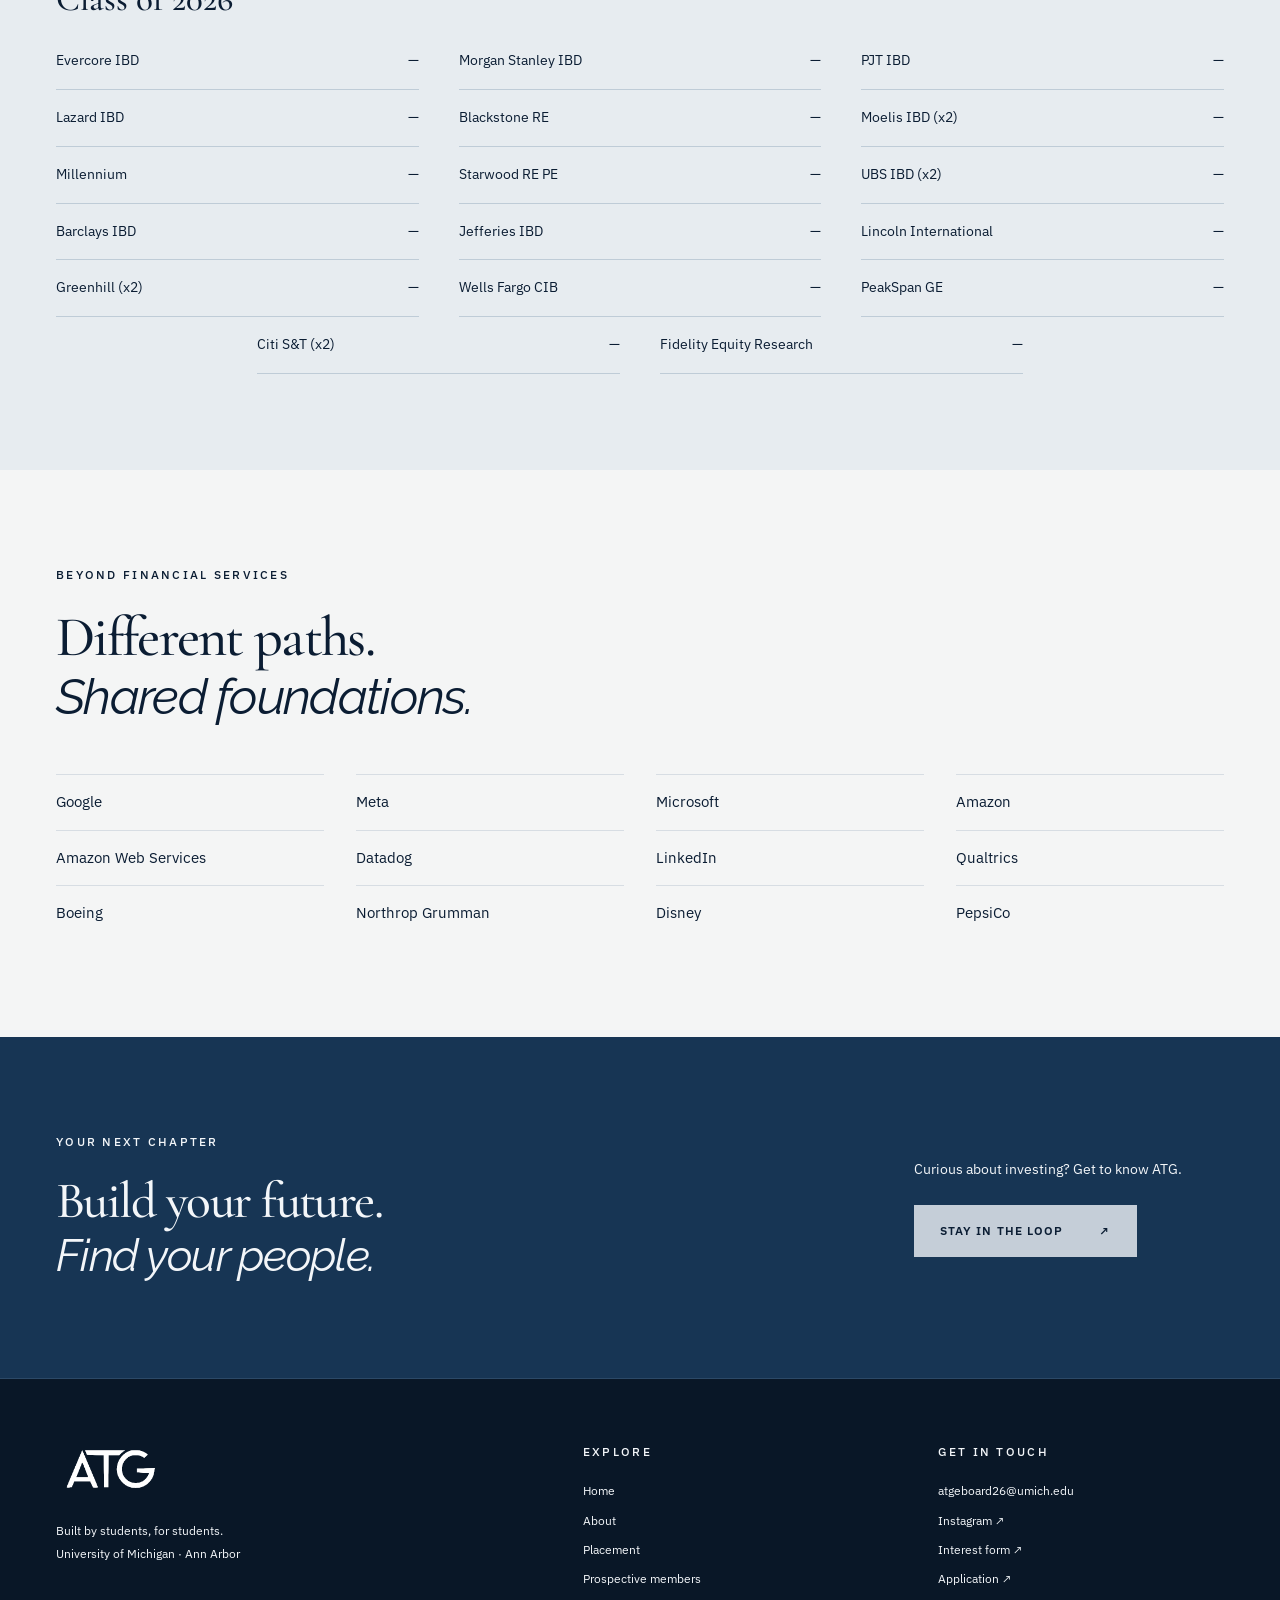
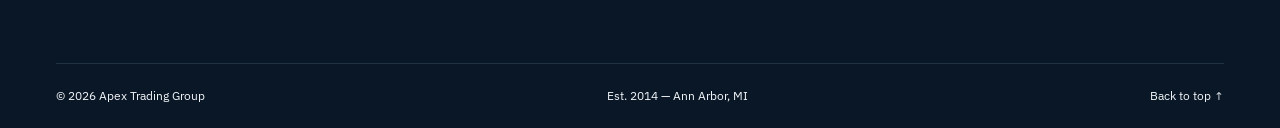
<file: placement/index.html>
<!doctype html><html lang="en"><head><base href="../"><meta charset="utf-8"><meta name="viewport" content="width=device-width,initial-scale=1"><meta name="theme-color" content="#0b1d33"><title>Placement — Apex Trading Group | University of Michigan</title><meta name="description" content="Explore Apex Trading Group’s alumni network, firm placements, and recent placement for the classes of 2026, 2027, and 2028."><link rel="icon" type="image/svg+xml" sizes="any" href="assets/favicon.svg?v=ed04f12ad5aa"><link rel="stylesheet" href="assets/fonts/fonts.css?v=ea25c4d2a9d0"><link rel="stylesheet" href="assets/style.css?v=7af7ab10a6bd"></head><body id="top"><a class="skip-link" href="placement.html#main">Skip to content</a><header class="site-header">
    <a class="brand" href="index.html" aria-label="Apex Trading Group home"><span class="brand-mark"><img src="assets/images/atg-wordmark-white.webp" alt="ATG" width="780" height="366"></span><span class="brand-name">APEX<br>TRADING GROUP</span></a>
    <button class="menu-toggle" type="button" aria-expanded="false" aria-controls="main-nav"><span>Menu</span><svg width="16" height="12" viewBox="0 0 16 12" aria-hidden="true" focusable="false"><path d="M1 1H15M1 6H15M1 11H15" fill="none" stroke="currentColor" stroke-width="1.25"/></svg></button><nav id="main-nav" aria-label="Main navigation"><a href="index.html">Home</a><a href="about.html">About</a><a href="placement.html" aria-current="page">Placement</a><a href="prospective-members.html">Prospective members</a><a class="nav-interest" href="https://docs.google.com/forms/d/e/1FAIpQLScVhLemPFYhCPNIk2Ntit9PGxSt3cFWAZRNWeOc0bkL1iDHwQ/viewform" target="_blank" rel="noopener">Interest form ↗</a><a class="button small" href="https://docs.google.com/forms/d/e/1FAIpQLSdsdARANegPU2hPOpjgXjonW-cbbBb34Cm18DGZ4Rh7cRIPxQ/viewform" target="_blank" rel="noopener">Application ↗</a></nav></header><main id="main"><section class="subhero"><div class="subhero-sky"></div><div class="wrap"><p class="eyebrow light">Placement / Our alumni network</p><h1>Ambition meets<br><em>opportunity.</em></h1><p class="lead">Our members go on to work at leading firms in finance and beyond. An enduring alumni network connects every new class with the experience of those who came before.</p></div></section>
    <section class="section wrap"><div class="section-heading"><div><p class="eyebrow">A network that stays with you</p><h2>Where our members<br><em>make their mark.</em></h2></div></div><div class="logo-grid"><div class="firm-logo" title="Goldman Sachs"><img src="assets/images/placement-logo-01.webp" alt="Goldman Sachs" class="" width="1400" height="1400" loading="lazy" ><span>Goldman Sachs</span></div><div class="firm-logo" title="JP Morgan"><img src="assets/images/placement-logo-03.webp" alt="JP Morgan" class="" width="1400" height="300" loading="lazy" ><span>JP Morgan</span></div><div class="firm-logo" title="Evercore"><img src="assets/images/placement-logo-04.webp" alt="Evercore" class="" width="1062" height="184" loading="lazy" ><span>Evercore</span></div><div class="firm-logo" title="Morgan Stanley"><img src="assets/images/placement-logo-02.webp" alt="Morgan Stanley" class="" width="900" height="900" loading="lazy" ><span>Morgan Stanley</span></div><div class="firm-logo" title="PJT Partners"><img src="assets/images/placement-logo-07.webp" alt="PJT Partners" class="" width="1101" height="806" loading="lazy" ><span>PJT Partners</span></div><div class="firm-logo" title="Lazard"><img src="assets/images/lazard.svg" alt="Lazard" class="" width="1920" height="380" loading="lazy" ><span>Lazard</span></div><div class="firm-logo" title="Blackstone"><img src="assets/images/placement-logo-05.webp" alt="Blackstone" class="" width="1400" height="788" loading="lazy" ><span>Blackstone</span></div><div class="firm-logo" title="Citadel"><img src="assets/images/placement-logo-09.webp" alt="Citadel" class="" width="800" height="450" loading="lazy" ><span>Citadel</span></div><div class="firm-logo" title="Oak Hill Advisors"><img src="assets/images/placement-logo-15.webp" alt="Oak Hill Advisors" class="" width="1400" height="737" loading="lazy" ><span>Oak Hill Advisors</span></div><div class="firm-logo" title="Moelis &amp; Company"><img src="assets/images/placement-logo-10.webp" alt="Moelis &amp; Company" class="" width="1400" height="669" loading="lazy" ><span>Moelis &amp; Company</span></div><div class="firm-logo" title="Millennium"><img src="assets/images/placement-logo-12.webp" alt="Millennium" class="" width="1400" height="202" loading="lazy" ><span>Millennium</span></div><div class="firm-logo" title="Guggenheim Partners"><img src="assets/images/placement-logo-13.webp" alt="Guggenheim Partners" class="" width="288" height="108" loading="lazy" ><span>Guggenheim Partners</span></div><div class="firm-logo" title="Point72"><img src="assets/images/placement-logo-11.webp" alt="Point72" class="" width="1071" height="375" loading="lazy" ><span>Point72</span></div><div class="firm-logo" title="BlackRock"><img src="assets/images/placement-logo-06.webp" alt="BlackRock" class="" width="1200" height="174" loading="lazy" ><span>BlackRock</span></div><div class="firm-logo" title="BDT &amp; MSD Partners"><img src="assets/images/bdt-msd.svg" alt="BDT &amp; MSD Partners" class="" width="154.0" height="32.0" loading="lazy" ><span>BDT &amp; MSD Partners</span></div><div class="firm-logo firm-logo-slender" title="Bank of America"><img src="assets/images/bank-of-america-tight.png" alt="Bank of America" class="" width="360" height="36" loading="lazy" ><span>Bank of America</span></div><div class="firm-logo" title="Citi"><img src="assets/images/placement-logo-18.webp" alt="Citi" class="" width="1400" height="788" loading="lazy" ><span>Citi</span></div><div class="firm-logo" title="UBS"><img src="assets/images/placement-logo-17.webp" alt="UBS" class="" width="1280" height="469" loading="lazy" ><span>UBS</span></div><div class="firm-logo" title="Barclays"><img src="assets/images/placement-logo-14.webp" alt="Barclays" class="" width="1400" height="788" loading="lazy" ><span>Barclays</span></div><div class="firm-logo" title="Houlihan Lokey"><img src="assets/images/placement-logo-20.webp" alt="Houlihan Lokey" class="" width="1200" height="663" loading="lazy" ><span>Houlihan Lokey</span></div><div class="firm-logo" title="Financial Technology Partners"><img src="assets/images/placement-logo-26.webp" alt="Financial Technology Partners" class="" width="1088" height="608" loading="lazy" ><span>Financial Technology Partners</span></div><div class="firm-logo firm-logo-stacked" title="Deutsche Bank"><img src="assets/images/deutsche-bank-user.jpg" alt="Deutsche Bank" class="" width="1200" height="640" loading="lazy" ><span>Deutsche Bank</span></div><div class="firm-logo" title="Jefferies"><img src="assets/images/placement-logo-16.webp" alt="Jefferies" class="" width="1280" height="276" loading="lazy" ><span>Jefferies</span></div><div class="firm-logo firm-logo-slender" title="Raymond James"><img src="assets/images/raymond-james.svg" alt="Raymond James" class="" width="300" height="26" loading="lazy" ><span>Raymond James</span></div><div class="firm-logo firm-logo-wide" title="Lincoln International"><img src="assets/images/lincoln-international.svg" alt="Lincoln International" class="" width="284" height="51" loading="lazy" ><span>Lincoln International</span></div><div class="firm-logo" title="Starwood Capital Group"><img src="assets/images/placement-logo-32.webp" alt="Starwood Capital Group" class="" width="1200" height="915" loading="lazy" ><span>Starwood Capital Group</span></div><div class="firm-logo" title="RBC Capital Markets"><img src="assets/images/placement-logo-23.webp" alt="RBC Capital Markets" class="" width="1400" height="788" loading="lazy" ><span>RBC Capital Markets</span></div><div class="firm-logo firm-logo-wide" title="William Blair"><img src="assets/images/william-blair.svg" alt="William Blair" class="" width="161" height="30" loading="lazy" style="filter:brightness(0)"><span>William Blair</span></div><div class="firm-logo firm-logo-wide" title="Rothschild &amp; Co"><img src="assets/images/rothschild.svg" alt="Rothschild &amp; Co" class="" width="260" height="44" loading="lazy" ><span>Rothschild &amp; Co</span></div><div class="firm-logo firm-logo-medium" title="Mizuho Greenhill"><img src="assets/images/greenhill.svg" alt="Mizuho Greenhill" class="" width="1549" height="316" loading="lazy" ><span>Mizuho Greenhill</span></div><div class="firm-logo" title="Wells Fargo"><img src="assets/images/placement-logo-24.webp" alt="Wells Fargo" class="" width="1400" height="788" loading="lazy" ><span>Wells Fargo</span></div><div class="firm-logo" title="Baird"><img src="assets/images/placement-logo-31.webp" alt="Baird" class="" width="1200" height="1104" loading="lazy" ><span>Baird</span></div><div class="firm-logo" title="Piper Sandler"><img src="assets/images/placement-logo-37.webp" alt="Piper Sandler" class="" width="1400" height="211" loading="lazy" ><span>Piper Sandler</span></div><div class="firm-logo firm-logo-dense" title="Stifel"><img src="assets/images/stifel.svg" alt="Stifel" class="" width="149" height="45" loading="lazy" ><span>Stifel</span></div><div class="firm-logo" title="TD Bank"><img src="assets/images/placement-logo-27.webp" alt="TD Bank" class="" width="500" height="448" loading="lazy" ><span>TD Bank</span></div><div class="firm-logo firm-logo-medium" title="Nomura"><img src="assets/images/nomura.svg" alt="Nomura" class="" width="111" height="20" loading="lazy" ><span>Nomura</span></div><div class="firm-logo" title="Brookfield Asset Management"><img src="assets/images/brookfield.svg" alt="Brookfield Asset Management" class="" width="655.0" height="100.0" loading="lazy" style="filter:brightness(0)"><span>Brookfield Asset Management</span></div><div class="firm-logo" title="Cerberus Capital Management"><img src="assets/images/cerberus.svg" alt="Cerberus Capital Management" class="" width="135.0" height="25.0" loading="lazy" ><span>Cerberus Capital Management</span></div><div class="firm-logo firm-logo-slender" title="SIG"><img src="assets/images/sig-susquehanna.svg" alt="SIG" class="" width="488" height="41" loading="lazy" style="filter:brightness(0)"><span>SIG</span></div><div class="firm-logo" title="Weiss Asset Management"><img src="assets/images/placement-logo-39.webp" alt="Weiss Asset Management" class="" width="600" height="110" loading="lazy" ><span>Weiss Asset Management</span></div><div class="firm-logo" title="Fidelity Investments"><img src="assets/images/placement-logo-29.webp" alt="Fidelity Investments" class="" width="1400" height="788" loading="lazy" ><span>Fidelity Investments</span></div><div class="firm-logo" title="Neuberger Berman"><img src="assets/images/placement-logo-19.webp" alt="Neuberger Berman" class="" width="500" height="200" loading="lazy" ><span>Neuberger Berman</span></div><div class="firm-logo" title="BMO"><img src="assets/images/placement-logo-28.webp" alt="BMO" class="" width="1400" height="486" loading="lazy" ><span>BMO</span></div><div class="firm-logo" title="PeakSpan Capital"><img src="assets/images/placement-logo-33.webp" alt="PeakSpan Capital" class="" width="900" height="900" loading="lazy" ><span>PeakSpan Capital</span></div><div class="firm-logo" title="MUFG"><img src="assets/images/placement-logo-34.webp" alt="MUFG" class="" width="1369" height="1400" loading="lazy" ><span>MUFG</span></div><div class="firm-logo firm-logo-wide" title="BNP Paribas"><img src="assets/images/bnp-paribas.svg" alt="BNP Paribas" class="" width="219" height="45" loading="lazy" ><span>BNP Paribas</span></div><div class="firm-logo" title="Bain &amp; Company"><img src="assets/images/placement-logo-42.webp" alt="Bain &amp; Company" class="" width="894" height="309" loading="lazy" ><span>Bain &amp; Company</span></div><div class="firm-logo firm-logo-wide" title="BCG"><img src="assets/images/bcg.png" alt="BCG" class="" width="6276" height="1312" loading="lazy" ><span>BCG</span></div><div class="firm-logo firm-logo-medium" title="Accenture"><img src="assets/images/accenture.svg" alt="Accenture" class="" width="153" height="40" loading="lazy" ><span>Accenture</span></div><div class="firm-logo" title="Deloitte"><img src="assets/images/placement-logo-43.webp" alt="Deloitte" class="" width="1400" height="569" loading="lazy" ><span>Deloitte</span></div><div class="firm-logo firm-logo-compact" title="PwC"><img src="assets/images/pwc.svg" alt="PwC" class="" width="70" height="35" loading="lazy" ><span>PwC</span></div><div class="firm-logo" title="EY"><img src="assets/images/placement-logo-45.webp" alt="EY" class="" width="1200" height="1200" loading="lazy" ><span>EY</span></div></div></section>
    <section class="section recent-section" id="recent-placement"><div class="wrap"><div class="section-heading"><div><p class="eyebrow">Recent placement</p><h2>Every class.<br><em>New possibilities.</em></h2></div></div><div class="year-tabs" role="group" aria-label="Filter placement by class year"><button type="button" aria-controls="class-2026" aria-pressed="true" data-year="2026" aria-label="Class of 2026">2026</button><button type="button" aria-controls="class-2027" aria-pressed="false" data-year="2027" aria-label="Class of 2027">2027</button><button type="button" aria-controls="class-2028" aria-pressed="false" data-year="2028" aria-label="Class of 2028">2028</button></div><section class="placement-panel" id="class-2026" aria-labelledby="class-title-2026"><h3 id="class-title-2026">Class of 2026</h3><ul><li><span>Evercore IBD</span><span class="placement-dash" aria-hidden="true">—</span></li><li><span>Morgan Stanley IBD</span><span class="placement-dash" aria-hidden="true">—</span></li><li><span>PJT IBD</span><span class="placement-dash" aria-hidden="true">—</span></li><li><span>Lazard IBD</span><span class="placement-dash" aria-hidden="true">—</span></li><li><span>Blackstone RE</span><span class="placement-dash" aria-hidden="true">—</span></li><li><span>Moelis IBD (x2)</span><span class="placement-dash" aria-hidden="true">—</span></li><li><span>Millennium</span><span class="placement-dash" aria-hidden="true">—</span></li><li><span>Starwood RE PE</span><span class="placement-dash" aria-hidden="true">—</span></li><li><span>UBS IBD (x2)</span><span class="placement-dash" aria-hidden="true">—</span></li><li><span>Barclays IBD</span><span class="placement-dash" aria-hidden="true">—</span></li><li><span>Jefferies IBD</span><span class="placement-dash" aria-hidden="true">—</span></li><li><span>Lincoln International</span><span class="placement-dash" aria-hidden="true">—</span></li><li><span>Greenhill (x2)</span><span class="placement-dash" aria-hidden="true">—</span></li><li><span>Wells Fargo CIB</span><span class="placement-dash" aria-hidden="true">—</span></li><li><span>PeakSpan GE</span><span class="placement-dash" aria-hidden="true">—</span></li><li><span>Citi S&amp;T (x2)</span><span class="placement-dash" aria-hidden="true">—</span></li><li><span>Fidelity Equity Research</span><span class="placement-dash" aria-hidden="true">—</span></li></ul></section><section class="placement-panel" id="class-2027" aria-labelledby="class-title-2027" hidden><h3 id="class-title-2027">Class of 2027</h3><ul><li><span>JP Morgan IBD</span><span class="placement-dash" aria-hidden="true">—</span></li><li><span>Evercore IBD</span><span class="placement-dash" aria-hidden="true">—</span></li><li><span>Starwood RE PE</span><span class="placement-dash" aria-hidden="true">—</span></li><li><span>Citi IBD</span><span class="placement-dash" aria-hidden="true">—</span></li><li><span>UBS IBD</span><span class="placement-dash" aria-hidden="true">—</span></li><li><span>Houlihan Lokey IBD (x2)</span><span class="placement-dash" aria-hidden="true">—</span></li><li><span>Wells Fargo IBD</span><span class="placement-dash" aria-hidden="true">—</span></li><li><span>Baird IBD</span><span class="placement-dash" aria-hidden="true">—</span></li><li><span>Stifel IBD</span><span class="placement-dash" aria-hidden="true">—</span></li><li><span>Nomura IBD</span><span class="placement-dash" aria-hidden="true">—</span></li><li><span>Deloitte IBD</span><span class="placement-dash" aria-hidden="true">—</span></li></ul></section><section class="placement-panel" id="class-2028" aria-labelledby="class-title-2028" hidden><h3 id="class-title-2028">Class of 2028</h3><ul><li><span>Goldman Sachs RE</span><span class="placement-dash" aria-hidden="true">—</span></li><li><span>Evercore RE</span><span class="placement-dash" aria-hidden="true">—</span></li><li><span>Oak Hill Advisors US Credit</span><span class="placement-dash" aria-hidden="true">—</span></li><li><span>Starwood RE PE</span><span class="placement-dash" aria-hidden="true">—</span></li><li><span>Bank of America IBD</span><span class="placement-dash" aria-hidden="true">—</span></li><li><span>Citi IBD</span><span class="placement-dash" aria-hidden="true">—</span></li><li><span>UBS IBD</span><span class="placement-dash" aria-hidden="true">—</span></li><li><span>Barclays IBD</span><span class="placement-dash" aria-hidden="true">—</span></li><li><span>FT Partners</span><span class="placement-dash" aria-hidden="true">—</span></li><li><span>Jefferies IBD (x3)</span><span class="placement-dash" aria-hidden="true">—</span></li><li><span>Raymond James IBD</span><span class="placement-dash" aria-hidden="true">—</span></li><li><span>RBC IBD (x2)</span><span class="placement-dash" aria-hidden="true">—</span></li><li><span>Piper Sandler IBD</span><span class="placement-dash" aria-hidden="true">—</span></li><li><span>TD IBD (x2)</span><span class="placement-dash" aria-hidden="true">—</span></li><li><span>BNP Paribas IBD</span><span class="placement-dash" aria-hidden="true">—</span></li><li><span>Citi S&amp;T</span><span class="placement-dash" aria-hidden="true">—</span></li></ul></section></div></section><section class="section wrap broader-careers"><div class="section-heading"><div><p class="eyebrow">Beyond financial services</p><h2>Different paths.<br><em>Shared foundations.</em></h2></div></div><ul class="career-firms"><li>Google</li><li>Meta</li><li>Microsoft</li><li>Amazon</li><li>Amazon Web Services</li><li>Datadog</li><li>LinkedIn</li><li>Qualtrics</li><li>Boeing</li><li>Northrop Grumman</li><li>Disney</li><li>PepsiCo</li></ul></section></main><section class="join-band"><div class="wrap join-inner"><div><p class="eyebrow light">Your next chapter</p><h2>Build your future.<br><em>Find your people.</em></h2></div><div><p>Curious about investing? Get to know ATG.</p><a class="button" href="https://docs.google.com/forms/d/e/1FAIpQLScVhLemPFYhCPNIk2Ntit9PGxSt3cFWAZRNWeOc0bkL1iDHwQ/viewform" target="_blank" rel="noopener">Stay in the loop <span>↗</span></a></div></div></section>
    <footer class="site-footer"><div class="wrap footer-main"><a class="footer-brand" href="index.html"><img src="assets/images/atg-wordmark-white.webp" alt="Apex Trading Group" width="150" height="80"><span>Built by students, for students.<br>University of Michigan · Ann Arbor</span></a><div><p class="eyebrow light">Explore</p><a href="index.html">Home</a><a href="about.html">About</a><a href="placement.html">Placement</a><a href="prospective-members.html">Prospective members</a></div><div><p class="eyebrow light">Get in touch</p><a href="mailto:atgeboard26@umich.edu">atgeboard26@umich.edu</a><a class="" href="https://www.instagram.com/atgumich/?hl=en" target="_blank" rel="noopener">Instagram ↗</a><a class="" href="https://docs.google.com/forms/d/e/1FAIpQLScVhLemPFYhCPNIk2Ntit9PGxSt3cFWAZRNWeOc0bkL1iDHwQ/viewform" target="_blank" rel="noopener">Interest form ↗</a><a class="" href="https://docs.google.com/forms/d/e/1FAIpQLSdsdARANegPU2hPOpjgXjonW-cbbBb34Cm18DGZ4Rh7cRIPxQ/viewform" target="_blank" rel="noopener">Application ↗</a></div></div><div class="wrap footer-bottom"><span>© 2026 Apex Trading Group</span><span>Est. 2014 — Ann Arbor, MI</span><a href="placement.html#top">Back to top ↑</a></div></footer><script src="assets/main.js?v=b35084d74c52" defer></script></body></html>
</file>
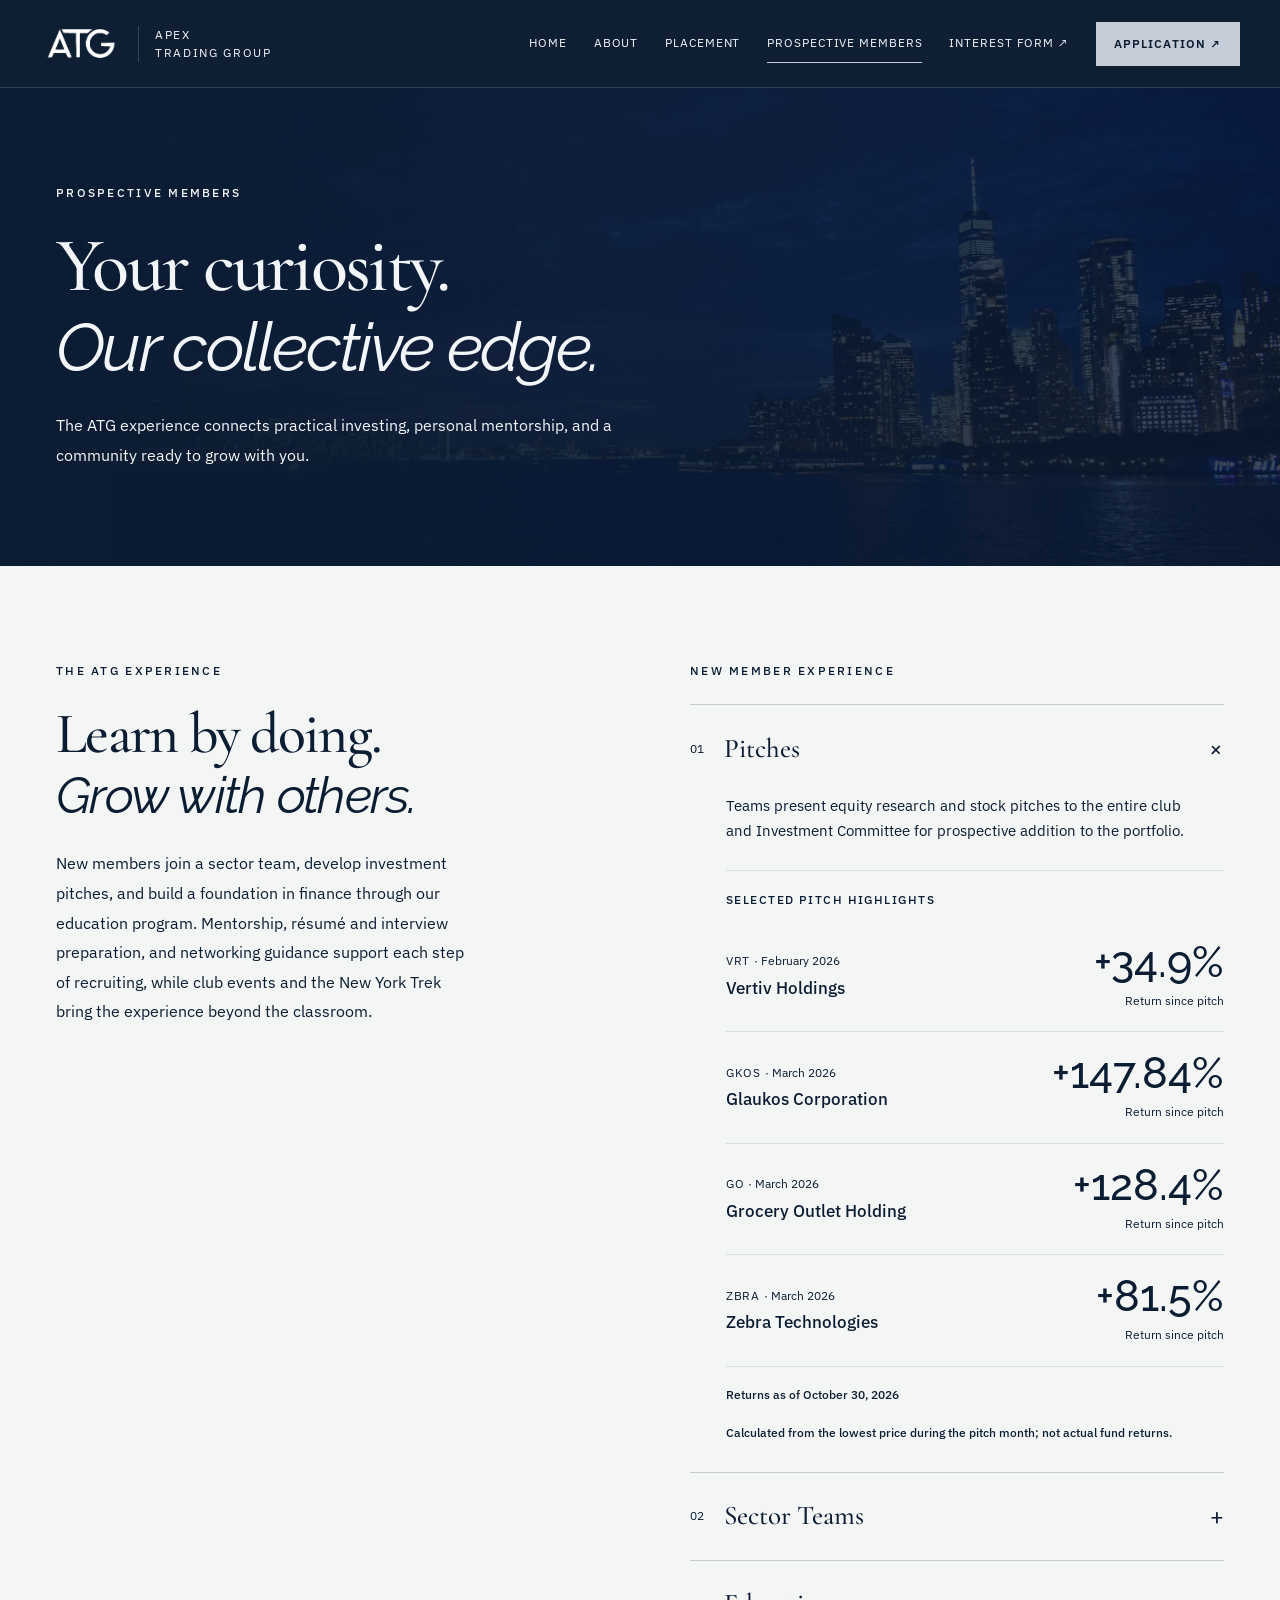
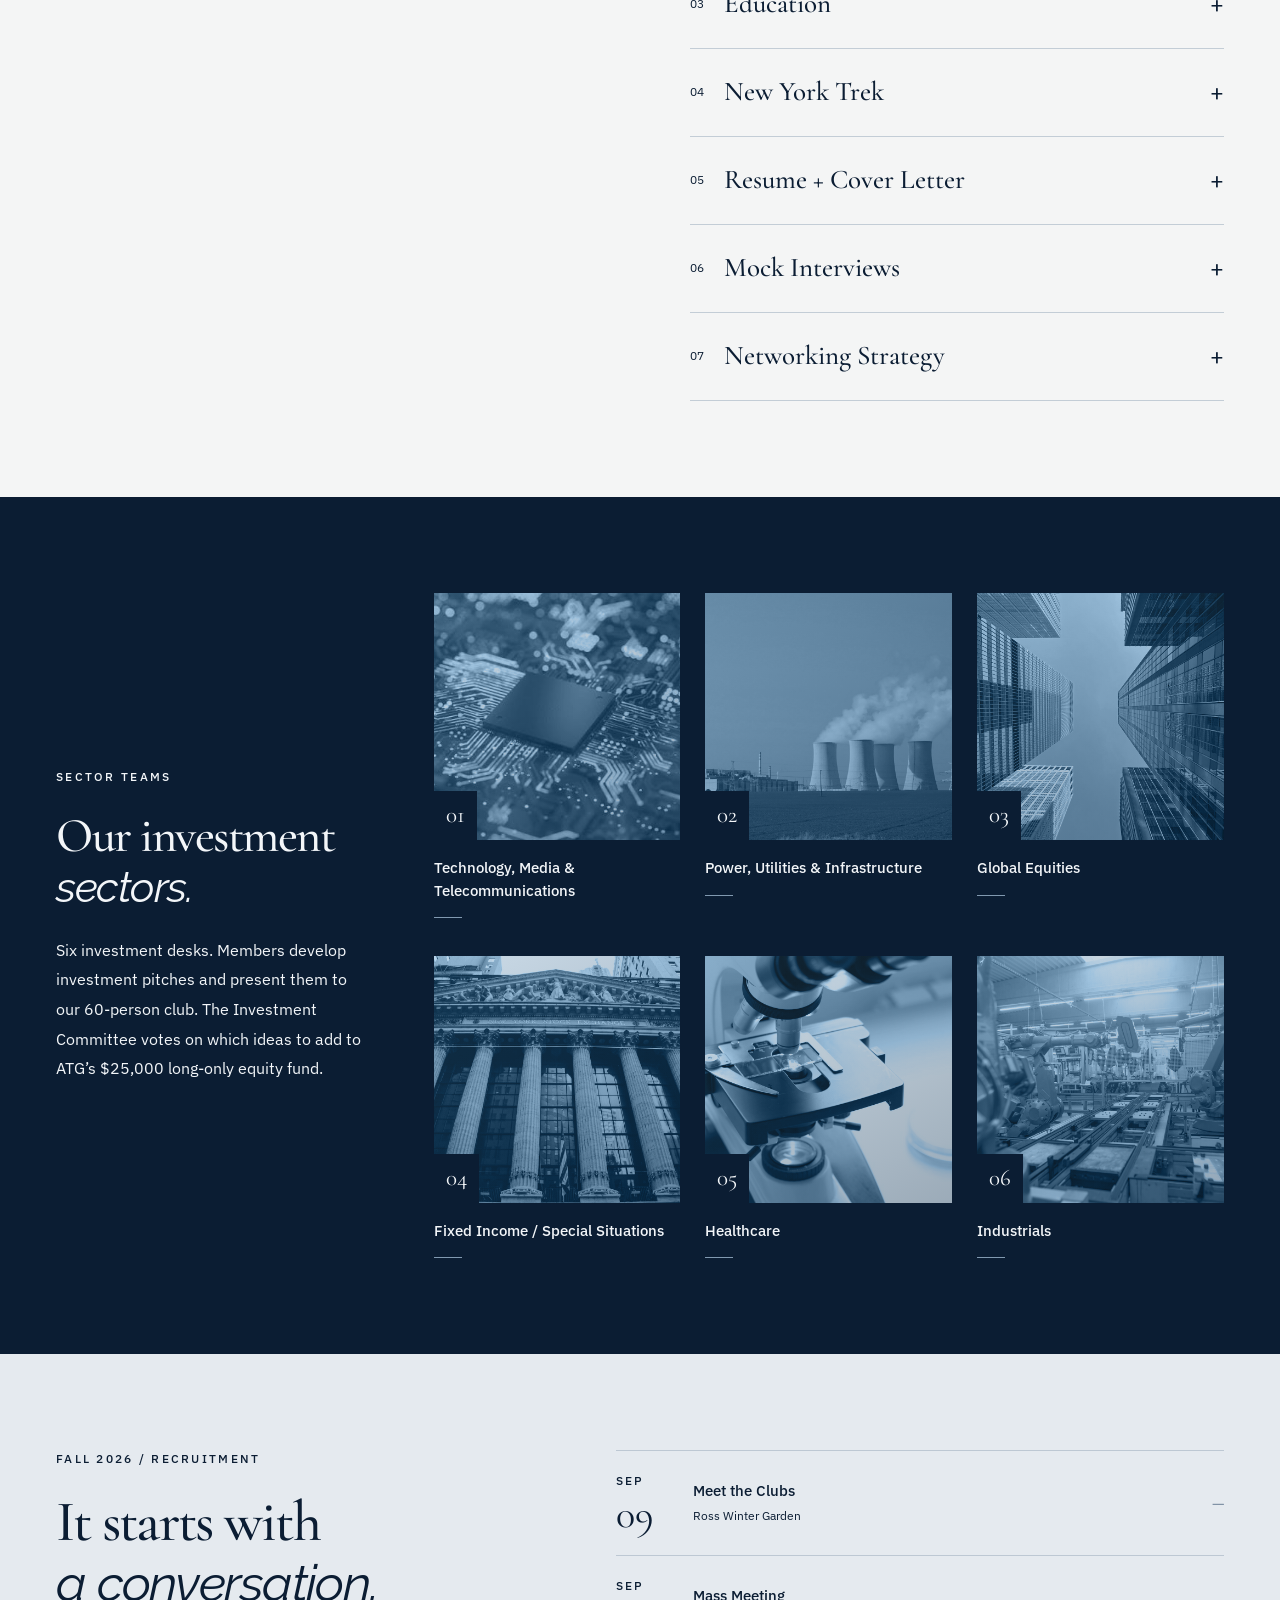
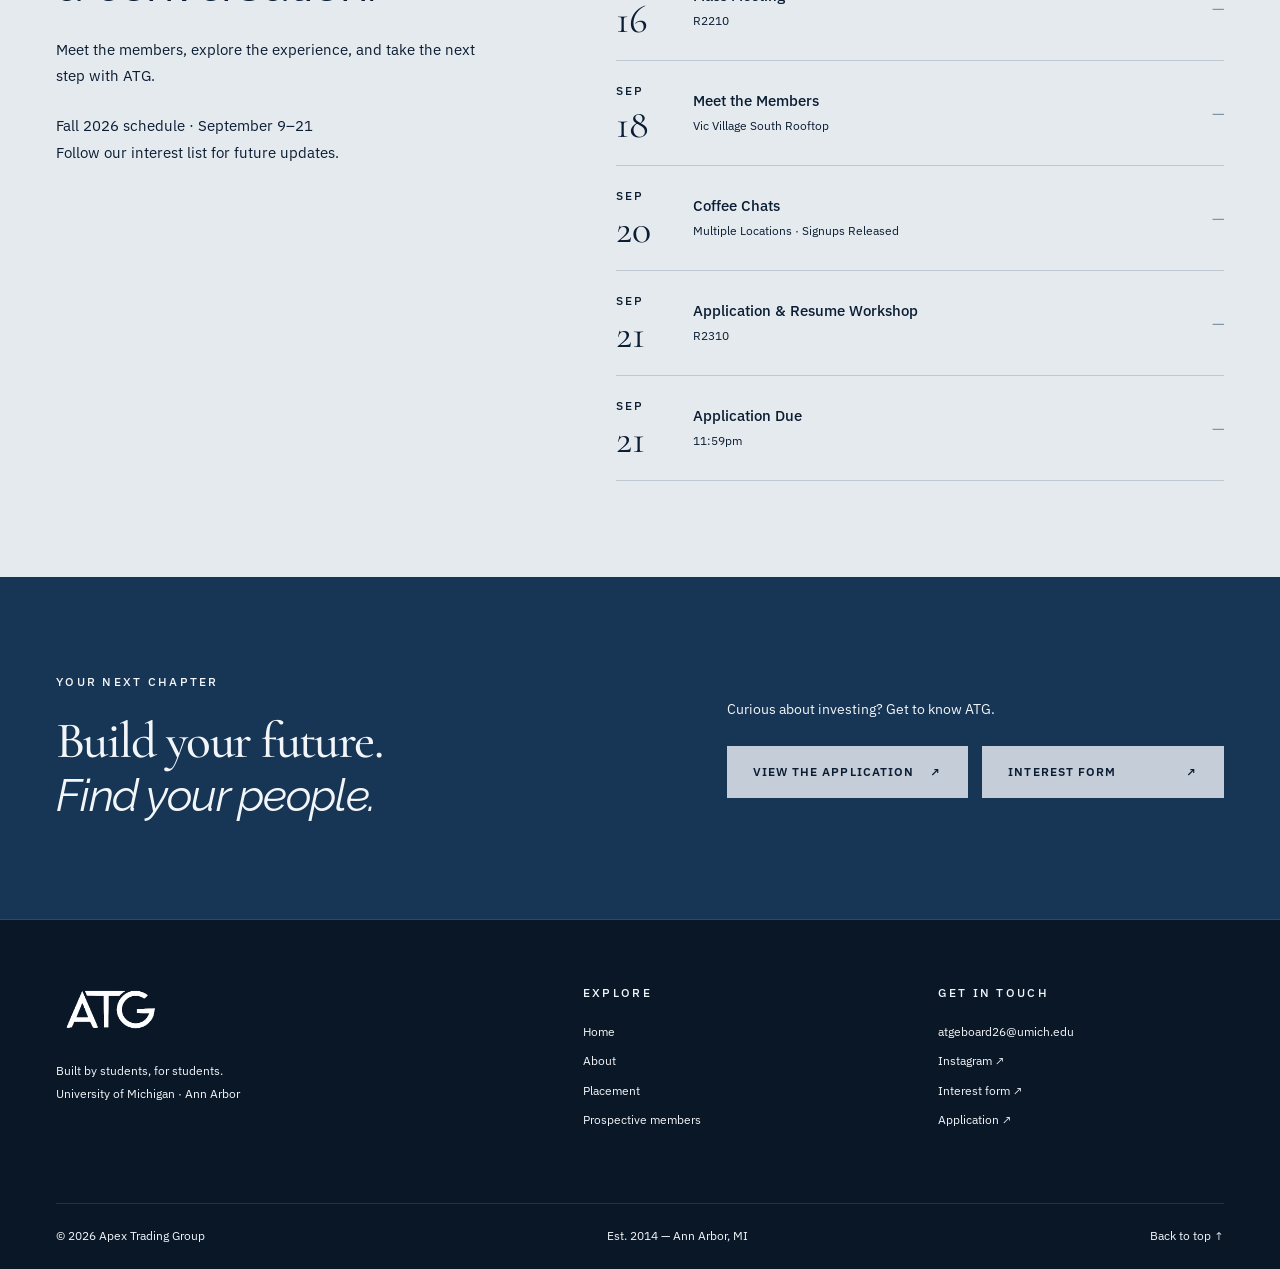
<file: prospective-members/index.html>
<!doctype html><html lang="en"><head><base href="../"><meta charset="utf-8"><meta name="viewport" content="width=device-width,initial-scale=1"><meta name="theme-color" content="#0b1d33"><title>Prospective Members — Apex Trading Group | University of Michigan</title><meta name="description" content="Discover the ATG new member experience, six investment sectors, and Fall 2026 recruitment schedule."><link rel="icon" type="image/svg+xml" sizes="any" href="assets/favicon.svg?v=ed04f12ad5aa"><link rel="stylesheet" href="assets/fonts/fonts.css?v=ea25c4d2a9d0"><link rel="stylesheet" href="assets/style.css?v=7af7ab10a6bd"></head><body id="top"><a class="skip-link" href="prospective-members.html#main">Skip to content</a><header class="site-header">
    <a class="brand" href="index.html" aria-label="Apex Trading Group home"><span class="brand-mark"><img src="assets/images/atg-wordmark-white.webp" alt="ATG" width="780" height="366"></span><span class="brand-name">APEX<br>TRADING GROUP</span></a>
    <button class="menu-toggle" type="button" aria-expanded="false" aria-controls="main-nav"><span>Menu</span><svg width="16" height="12" viewBox="0 0 16 12" aria-hidden="true" focusable="false"><path d="M1 1H15M1 6H15M1 11H15" fill="none" stroke="currentColor" stroke-width="1.25"/></svg></button><nav id="main-nav" aria-label="Main navigation"><a href="index.html">Home</a><a href="about.html">About</a><a href="placement.html">Placement</a><a href="prospective-members.html" aria-current="page">Prospective members</a><a class="nav-interest" href="https://docs.google.com/forms/d/e/1FAIpQLScVhLemPFYhCPNIk2Ntit9PGxSt3cFWAZRNWeOc0bkL1iDHwQ/viewform" target="_blank" rel="noopener">Interest form ↗</a><a class="button small" href="https://docs.google.com/forms/d/e/1FAIpQLSdsdARANegPU2hPOpjgXjonW-cbbBb34Cm18DGZ4Rh7cRIPxQ/viewform" target="_blank" rel="noopener">Application ↗</a></nav></header><main id="main"><section class="subhero"><div class="subhero-sky"></div><div class="wrap"><p class="eyebrow light">Prospective members</p><h1>Your curiosity.<br><em>Our collective edge.</em></h1><p class="lead">The ATG experience connects practical investing, personal mentorship, and a community ready to grow with you.</p></div></section>
    <section class="section wrap experience-layout"><div><p class="eyebrow">The ATG experience</p><h2>Learn by doing.<br><em>Grow with others.</em></h2><p class="lead">New members join a sector team, develop investment pitches, and build a foundation in finance through our education program. Mentorship, résumé and interview preparation, and networking guidance support each step of recruiting, while club events and the New York Trek bring the experience beyond the classroom.</p></div><div class="experience-list"><p class="eyebrow">New member experience</p><details class="experience-row" open><summary><span>01</span><h3>Pitches</h3><span class="disclosure" aria-hidden="true">+</span></summary><p>Teams present equity research and stock pitches to the entire club and Investment Committee for prospective addition to the portfolio.</p><div class="pitch-highlights"><p class="eyebrow">Selected pitch highlights</p><article class="pitch-result"><div><p class="pitch-ticker">VRT <span>· February 2026</span></p><h4>Vertiv Holdings</h4></div><div><strong>+34.9%</strong><p>Return since pitch</p></div></article><article class="pitch-result"><div><p class="pitch-ticker">GKOS <span>· March 2026</span></p><h4>Glaukos Corporation</h4></div><div><strong>+147.84%</strong><p>Return since pitch</p></div></article><article class="pitch-result"><div><p class="pitch-ticker">GO <span>· March 2026</span></p><h4>Grocery Outlet Holding</h4></div><div><strong>+128.4%</strong><p>Return since pitch</p></div></article><article class="pitch-result"><div><p class="pitch-ticker">ZBRA <span>· March 2026</span></p><h4>Zebra Technologies</h4></div><div><strong>+81.5%</strong><p>Return since pitch</p></div></article><p class="returns-date">Returns as of October 30, 2026</p><p class="returns-date">Calculated from the lowest price during the pitch month; not actual fund returns.</p></div></details><details class="experience-row"><summary><span>02</span><h3>Sector Teams</h3><span class="disclosure" aria-hidden="true">+</span></summary><p>Members are divided into 6 industry verticals to develop sector-specific expertise.</p><a class="text-link sector-jump" href="prospective-members.html#investment-sectors">Explore our sectors <span>↓</span></a></details><details class="experience-row"><summary><span>03</span><h3>Education</h3><span class="disclosure" aria-hidden="true">+</span></summary><p>Our comprehensive education program takes a distinctive approach: members work through all six Breaking Into Wall Street (BIWS) guides before the end of freshman year. Summer education reinforces and builds on that foundation, so members enter sophomore year fully prepared for technical interviews and recruiting.</p></details><details class="experience-row"><summary><span>04</span><h3>New York Trek</h3><span class="disclosure" aria-hidden="true">+</span></summary><p>Travel to New York to visit leading investment banks and gain a closer look at the industry. Meet professionals, learn about different teams and career paths, and ask questions about their work and recruiting experiences. The trek also gives members time to connect with one another beyond campus.</p></details><details class="experience-row"><summary><span>05</span><h3>Resume + Cover Letter</h3><span class="disclosure" aria-hidden="true">+</span></summary><p>Work with experienced members to develop polished resumes and cover letters that clearly communicate your strengths. Through peer review and practical feedback, refine your bullet points, highlight relevant experience, and tailor your materials to the roles you are pursuing. Build a strong foundation for internship and full-time applications.</p></details><details class="experience-row"><summary><span>06</span><h3>Mock Interviews</h3><span class="disclosure" aria-hidden="true">+</span></summary><p>Extensive behavioral and technical mocks with upperclassmen who have secured offers at top firms and within a recruiting group helping each other out throughout the process.</p></details><details class="experience-row"><summary><span>07</span><h3>Networking Strategy</h3><span class="disclosure" aria-hidden="true">+</span></summary><p>Build a thoughtful approach to networking, from writing effective outreach emails to preparing for coffee chats and informational interviews. Learn how to research firms, ask meaningful questions, follow up professionally, and maintain relationships with alumni and industry professionals. Get guidance on firm-specific networking events and use each conversation to deepen your understanding of different career paths.</p></details></div></section>
    <section class="section sector-grid-section" id="investment-sectors"><div class="wrap sector-grid-layout"><div class="sector-grid-intro"><p class="eyebrow light">Sector teams</p><h2>Our investment<br><em>sectors.</em></h2><p>Six investment desks. Members develop investment pitches and present them to our 60-person club. The Investment Committee votes on which ideas to add to ATG’s $25,000 long-only equity fund.</p></div><div class="sector-card-grid"><article class="sector-card"><div class="sector-card-image"><img src="assets/images/sector-tmt.png" alt="Processor chip surrounded by glowing blue circuits" class="" width="597" height="335" loading="lazy" ><span>01</span></div><h3>Technology, Media &amp; Telecommunications</h3></article><article class="sector-card"><div class="sector-card-image"><img src="assets/images/sector-power-utilities-infrastructure.jpg" alt="Cooling towers releasing water vapor at Jaslovské Bohunice Nuclear Power Plant in Slovakia" class="" width="1200" height="900" loading="lazy" ><span>02</span></div><h3>Power, Utilities &amp; Infrastructure</h3></article><article class="sector-card"><div class="sector-card-image"><img src="assets/images/sector-global-equities.jpg" alt="Looking upward between glass skyscrapers in Manhattan" class="" width="1200" height="900" loading="lazy" ><span>03</span></div><h3>Global Equities</h3></article><article class="sector-card"><div class="sector-card-image"><img src="assets/images/sector-fixed-income.jpg" alt="The New York Stock Exchange building in the Financial District" class="" width="1200" height="900" loading="lazy" ><span>04</span></div><h3>Fixed Income / Special Situations</h3></article><article class="sector-card"><div class="sector-card-image"><img src="assets/images/sector-healthcare.jpg" alt="A precision microscope in a clinical laboratory" class="" width="1200" height="900" loading="lazy" ><span>05</span></div><h3>Healthcare</h3></article><article class="sector-card"><div class="sector-card-image"><img src="assets/images/sector-industrials.jpg" alt="Industrial robot arms on a factory production line" class="" width="1200" height="900" loading="lazy" ><span>06</span></div><h3>Industrials</h3></article></div></div></section>
    <section class="section recruitment" id="recruitment"><div class="wrap recruitment-layout"><div class="recruitment-intro"><p class="eyebrow">Fall 2026 / Recruitment</p><h2>It starts with<br><em>a conversation.</em></h2><p>Meet the members, explore the experience, and take the next step with ATG.</p><p class="schedule-note">Fall 2026 schedule · September 9–21<br>Follow our interest list for future updates.</p></div><ol class="event-list"><li class="event"><time datetime="2026-09-09"><span>SEP</span>09</time><div><h3>Meet the Clubs</h3><p>Ross Winter Garden</p></div><span class="event-line" aria-hidden="true">—</span></li><li class="event"><time datetime="2026-09-16"><span>SEP</span>16</time><div><h3>Mass Meeting</h3><p>R2210</p></div><span class="event-line" aria-hidden="true">—</span></li><li class="event"><time datetime="2026-09-18"><span>SEP</span>18</time><div><h3>Meet the Members</h3><p>Vic Village South Rooftop</p></div><span class="event-line" aria-hidden="true">—</span></li><li class="event"><time datetime="2026-09-20"><span>SEP</span>20</time><div><h3>Coffee Chats</h3><p>Multiple Locations · Signups Released</p></div><span class="event-line" aria-hidden="true">—</span></li><li class="event"><time datetime="2026-09-21"><span>SEP</span>21</time><div><h3>Application &amp; Resume Workshop</h3><p>R2310</p></div><span class="event-line" aria-hidden="true">—</span></li><li class="event"><time datetime="2026-09-21"><span>SEP</span>21</time><div><h3>Application Due</h3><p>11:59pm</p></div><span class="event-line" aria-hidden="true">—</span></li></ol></div></section></main><section class="join-band"><div class="wrap join-inner"><div><p class="eyebrow light">Your next chapter</p><h2>Build your future.<br><em>Find your people.</em></h2></div><div><p>Curious about investing? Get to know ATG.</p><div class="prospective-actions"><a class="button" href="https://docs.google.com/forms/d/e/1FAIpQLSdsdARANegPU2hPOpjgXjonW-cbbBb34Cm18DGZ4Rh7cRIPxQ/viewform" target="_blank" rel="noopener"><span>View the application</span><span aria-hidden="true">↗</span></a><a class="button" href="https://docs.google.com/forms/d/e/1FAIpQLScVhLemPFYhCPNIk2Ntit9PGxSt3cFWAZRNWeOc0bkL1iDHwQ/viewform" target="_blank" rel="noopener"><span>Interest form</span><span aria-hidden="true">↗</span></a></div></div></div></section>
    <footer class="site-footer"><div class="wrap footer-main"><a class="footer-brand" href="index.html"><img src="assets/images/atg-wordmark-white.webp" alt="Apex Trading Group" width="150" height="80"><span>Built by students, for students.<br>University of Michigan · Ann Arbor</span></a><div><p class="eyebrow light">Explore</p><a href="index.html">Home</a><a href="about.html">About</a><a href="placement.html">Placement</a><a href="prospective-members.html">Prospective members</a></div><div><p class="eyebrow light">Get in touch</p><a href="mailto:atgeboard26@umich.edu">atgeboard26@umich.edu</a><a class="" href="https://www.instagram.com/atgumich/?hl=en" target="_blank" rel="noopener">Instagram ↗</a><a class="" href="https://docs.google.com/forms/d/e/1FAIpQLScVhLemPFYhCPNIk2Ntit9PGxSt3cFWAZRNWeOc0bkL1iDHwQ/viewform" target="_blank" rel="noopener">Interest form ↗</a><a class="" href="https://docs.google.com/forms/d/e/1FAIpQLSdsdARANegPU2hPOpjgXjonW-cbbBb34Cm18DGZ4Rh7cRIPxQ/viewform" target="_blank" rel="noopener">Application ↗</a></div></div><div class="wrap footer-bottom"><span>© 2026 Apex Trading Group</span><span>Est. 2014 — Ann Arbor, MI</span><a href="prospective-members.html#top">Back to top ↑</a></div></footer><script src="assets/main.js?v=b35084d74c52" defer></script></body></html>
</file>
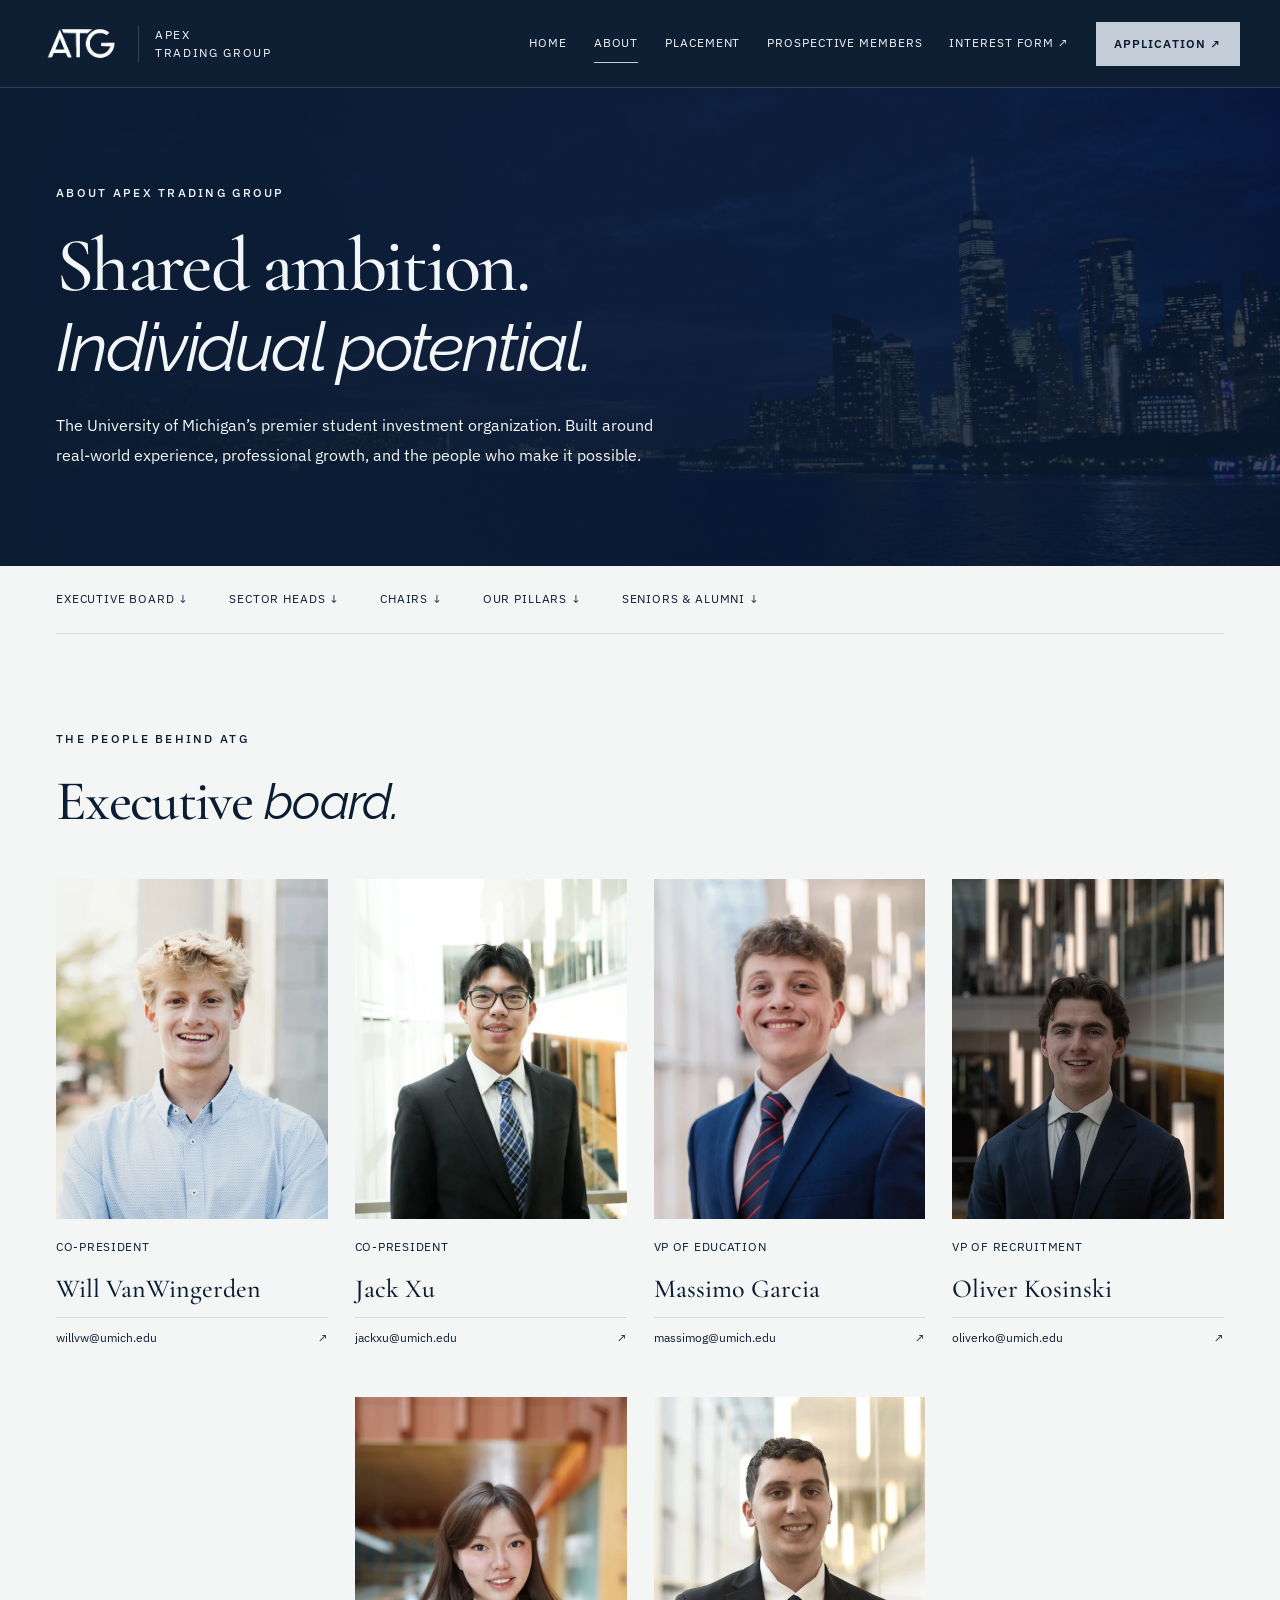
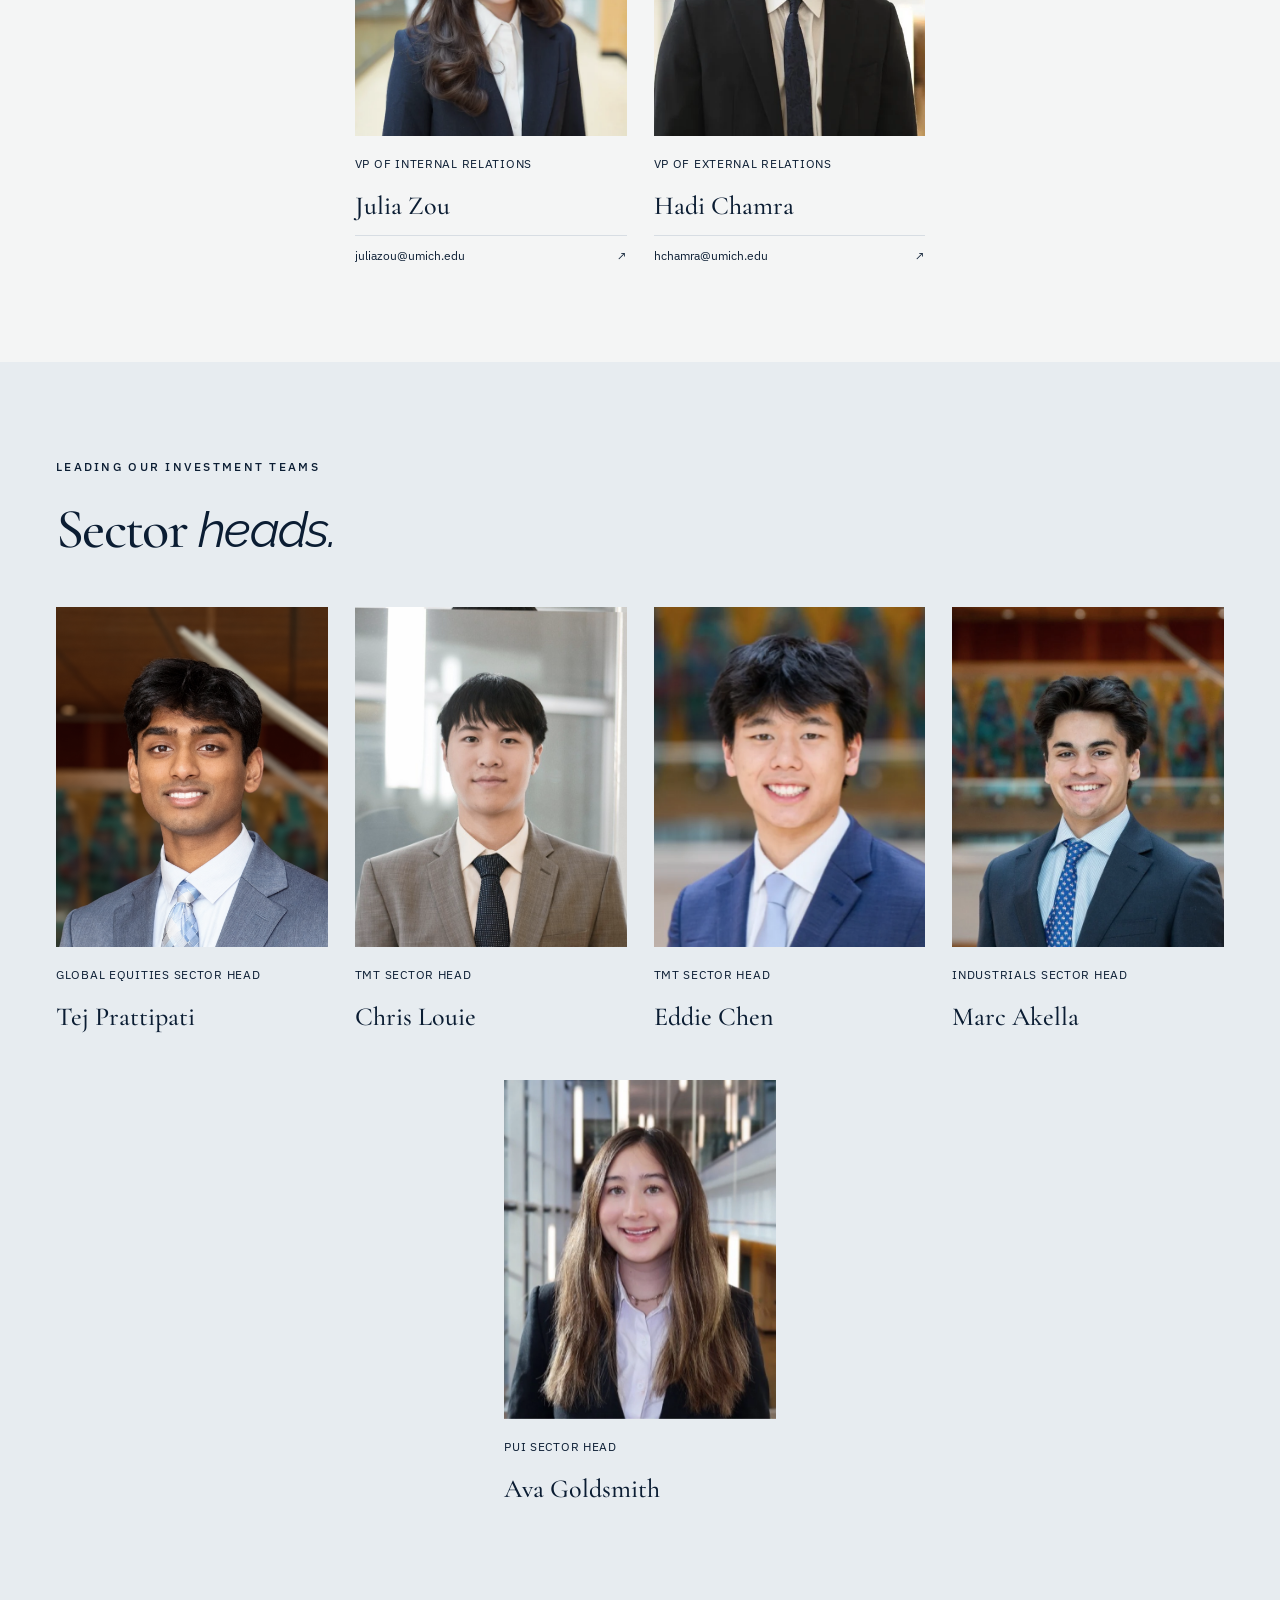
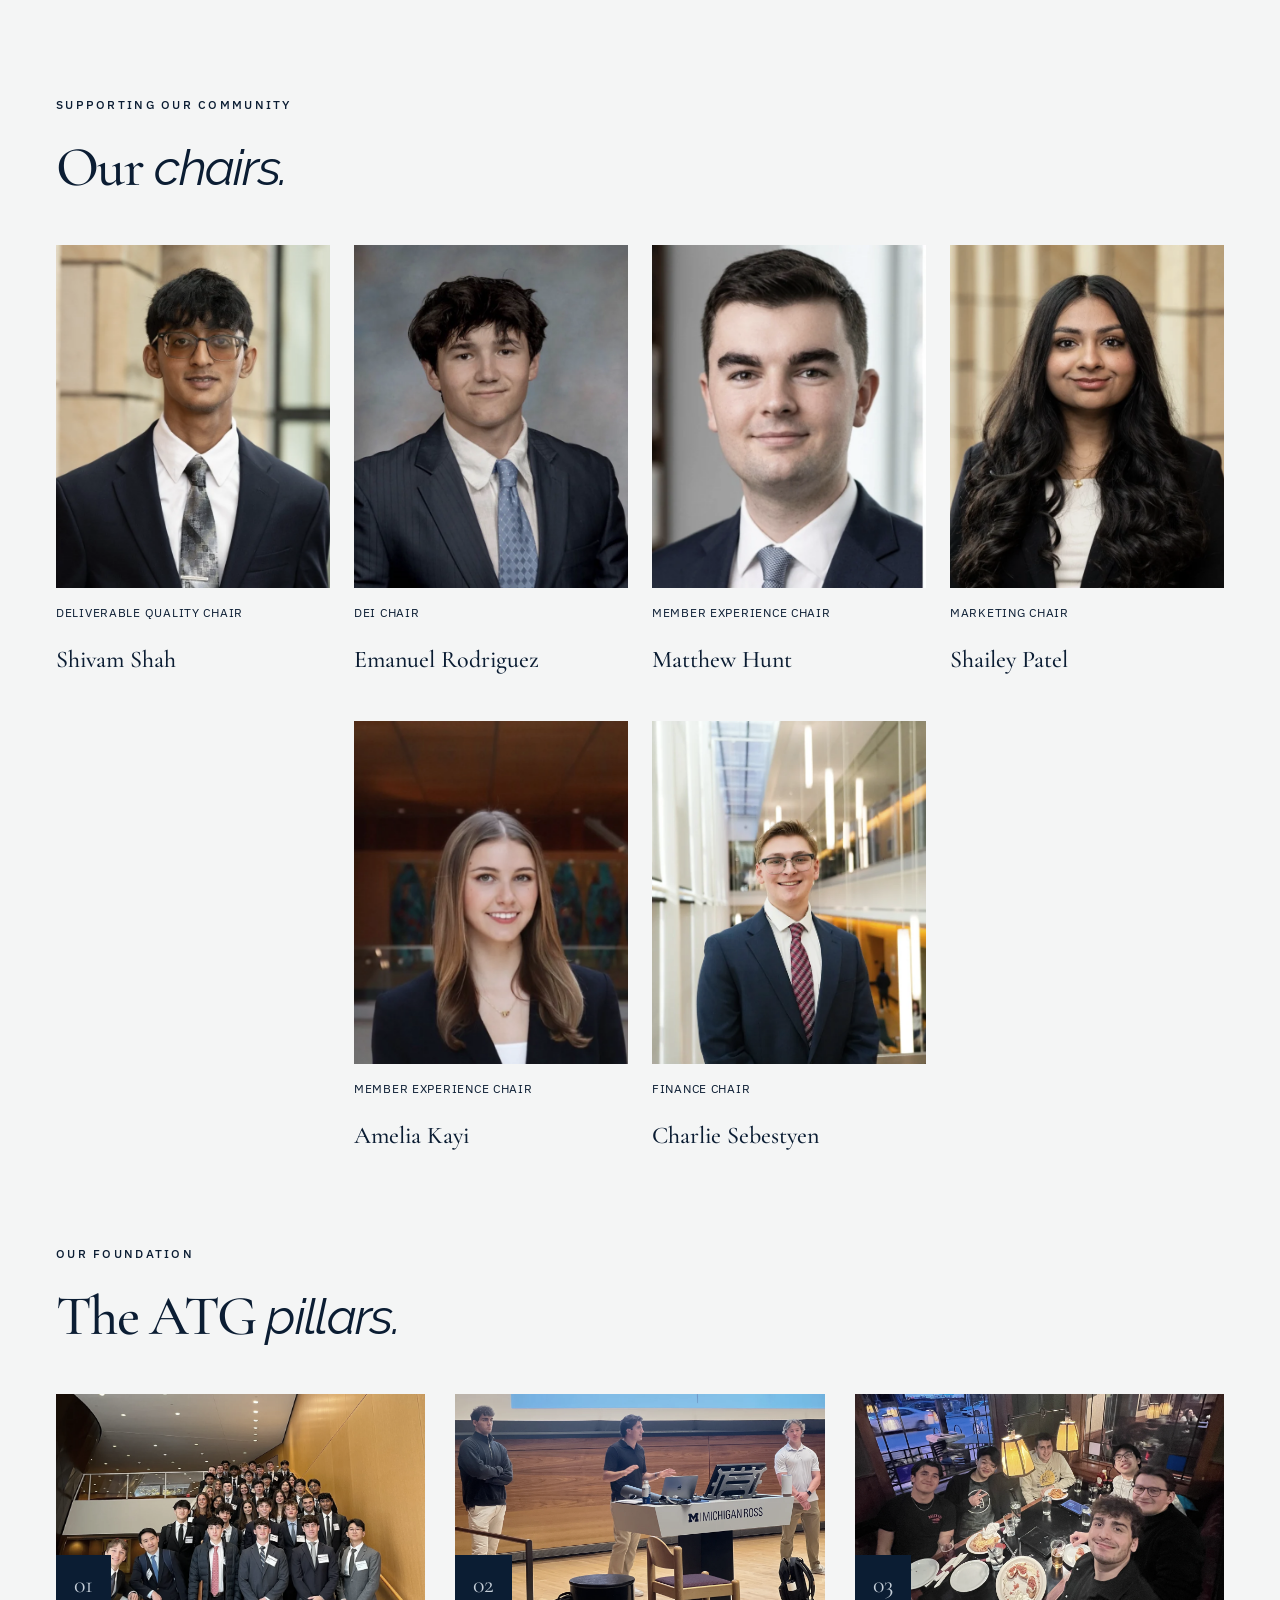
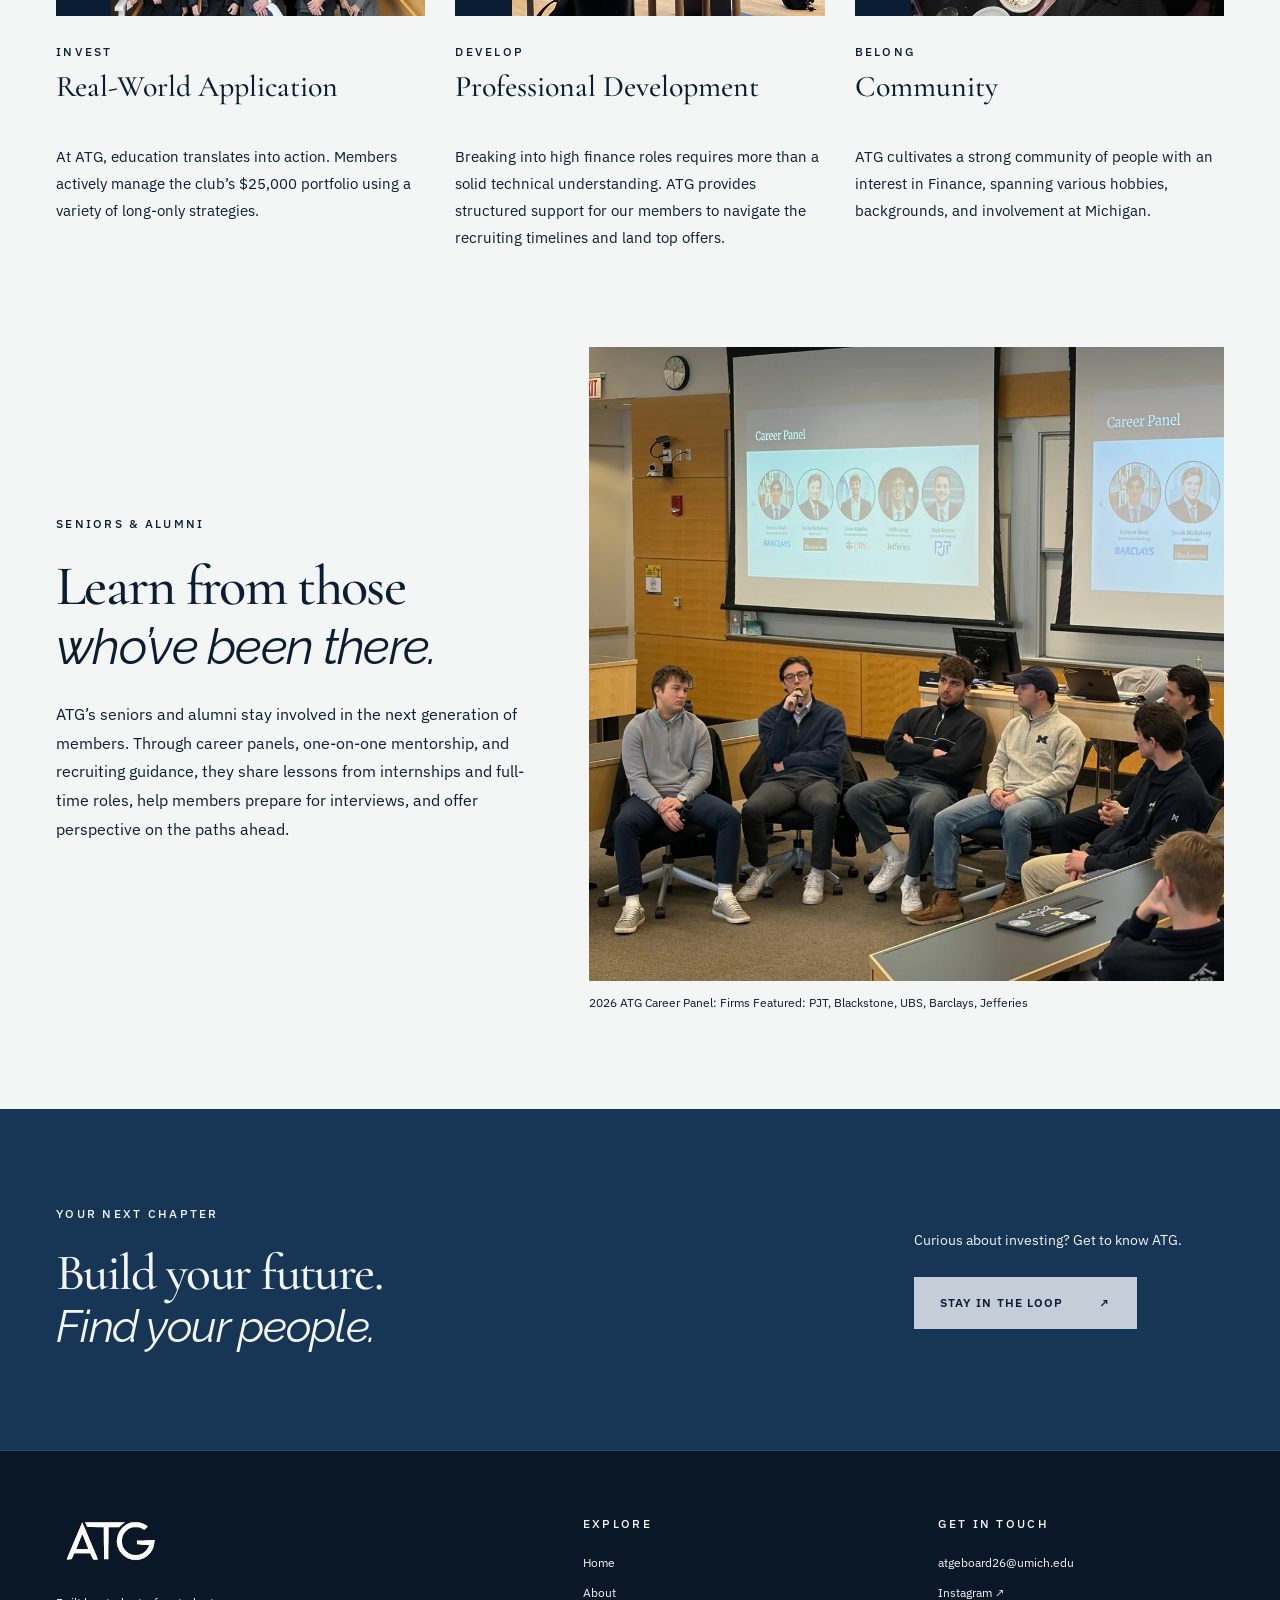
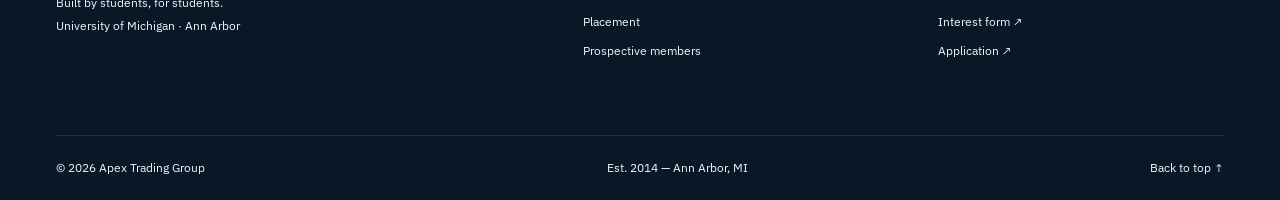
<file: about.html>
<!doctype html><html lang="en"><head><meta charset="utf-8"><meta name="viewport" content="width=device-width,initial-scale=1"><meta name="theme-color" content="#0b1d33"><title>About — Apex Trading Group | University of Michigan</title><meta name="description" content="Meet the executive board, chairs, and sector heads of Apex Trading Group at the University of Michigan."><link rel="icon" type="image/svg+xml" sizes="any" href="assets/favicon.svg?v=ed04f12ad5aa"><link rel="stylesheet" href="assets/fonts/fonts.css?v=ea25c4d2a9d0"><link rel="stylesheet" href="assets/style.css?v=7af7ab10a6bd"></head><body id="top"><a class="skip-link" href="#main">Skip to content</a><header class="site-header">
    <a class="brand" href="index.html" aria-label="Apex Trading Group home"><span class="brand-mark"><img src="assets/images/atg-wordmark-white.webp" alt="ATG" width="780" height="366"></span><span class="brand-name">APEX<br>TRADING GROUP</span></a>
    <button class="menu-toggle" type="button" aria-expanded="false" aria-controls="main-nav"><span>Menu</span><svg width="16" height="12" viewBox="0 0 16 12" aria-hidden="true" focusable="false"><path d="M1 1H15M1 6H15M1 11H15" fill="none" stroke="currentColor" stroke-width="1.25"/></svg></button><nav id="main-nav" aria-label="Main navigation"><a href="index.html">Home</a><a href="about.html" aria-current="page">About</a><a href="placement.html">Placement</a><a href="prospective-members.html">Prospective members</a><a class="nav-interest" href="https://docs.google.com/forms/d/e/1FAIpQLScVhLemPFYhCPNIk2Ntit9PGxSt3cFWAZRNWeOc0bkL1iDHwQ/viewform" target="_blank" rel="noopener">Interest form ↗</a><a class="button small" href="https://docs.google.com/forms/d/e/1FAIpQLSdsdARANegPU2hPOpjgXjonW-cbbBb34Cm18DGZ4Rh7cRIPxQ/viewform" target="_blank" rel="noopener">Application ↗</a></nav></header><main id="main"><section class="subhero"><div class="subhero-sky"></div><div class="wrap"><p class="eyebrow light">About Apex Trading Group</p><h1>Shared ambition.<br><em>Individual potential.</em></h1><p class="lead">The University of Michigan’s premier student investment organization. Built around real-world experience, professional growth, and the people who make it possible.</p></div></section>
    <nav class="section-nav wrap" aria-label="About sections"><a href="#executive-board">Executive board ↓</a><a href="#sector-heads">Sector heads ↓</a><a href="#chairs">Chairs ↓</a><a href="#pillars">Our pillars ↓</a><a href="#mentorship">Seniors &amp; alumni ↓</a></nav>
    <section id="executive-board" class="section wrap"><div class="section-heading"><div><p class="eyebrow">The people behind ATG</p><h2>Executive <em>board.</em></h2></div></div><div class="people-grid"><article class="person reveal"><div class="person-photo"><img src="assets/images/will-vanwingerden.webp" alt="Will VanWingerden" class="" width="841" height="900" loading="lazy" ></div><div class="person-info"><p>Co-President</p><h3>Will VanWingerden</h3><a href="mailto:willvw@umich.edu">willvw@umich.edu <span>↗</span></a></div></article><article class="person reveal"><div class="person-photo"><img src="assets/images/jack-xu.webp" alt="Jack Xu" class="" width="639" height="900" loading="lazy" ></div><div class="person-info"><p>Co-President</p><h3>Jack Xu</h3><a href="mailto:jackxu@umich.edu">jackxu@umich.edu <span>↗</span></a></div></article><article class="person reveal"><div class="person-photo"><img src="assets/images/massimo-garcia.webp" alt="Massimo Garcia" class="" width="600" height="900" loading="lazy" ></div><div class="person-info"><p>VP of Education</p><h3>Massimo Garcia</h3><a href="mailto:massimog@umich.edu">massimog@umich.edu <span>↗</span></a></div></article><article class="person reveal"><div class="person-photo"><img src="assets/images/oliver-kosinski.webp" alt="Oliver Kosinski" class="" width="599" height="900" loading="lazy" style="--photo-zoom:1.15;object-position:center 65%"></div><div class="person-info"><p>VP of Recruitment</p><h3>Oliver Kosinski</h3><a href="mailto:oliverko@umich.edu">oliverko@umich.edu <span>↗</span></a></div></article><article class="person reveal"><div class="person-photo"><img src="assets/images/julia-zou.webp" alt="Julia Zou" class="" width="600" height="900" loading="lazy" ></div><div class="person-info"><p>VP of Internal Relations</p><h3>Julia Zou</h3><a href="mailto:juliazou@umich.edu">juliazou@umich.edu <span>↗</span></a></div></article><article class="person reveal"><div class="person-photo"><img src="assets/images/hadi-chamra.webp" alt="Hadi Chamra" class="" width="900" height="572" loading="lazy" ></div><div class="person-info"><p>VP of External Relations</p><h3>Hadi Chamra</h3><a href="mailto:hchamra@umich.edu">hchamra@umich.edu <span>↗</span></a></div></article></div></section>
    <section id="sector-heads" class="section chairs-section"><div class="wrap"><div class="section-heading"><div><p class="eyebrow">Leading our investment teams</p><h2>Sector <em>heads.</em></h2></div></div><div class="people-grid"><article class="person reveal"><div class="person-photo"><img src="assets/images/tej-prattipati-new.png" alt="Tej Prattipati" class="" width="1254" height="1254" loading="lazy" ></div><div class="person-info"><p>Global Equities Sector Head</p><h3>Tej Prattipati</h3></div></article><article class="person reveal"><div class="person-photo"><img src="assets/images/chris-louie.jpg" alt="Chris Louie" class="" width="800" height="800" loading="lazy" ></div><div class="person-info"><p>TMT Sector Head</p><h3>Chris Louie</h3></div></article><article class="person reveal"><div class="person-photo"><img src="assets/images/edward-chen.webp" alt="Eddie Chen" class="" width="800" height="800" loading="lazy" ></div><div class="person-info"><p>TMT Sector Head</p><h3>Eddie Chen</h3></div></article><article class="person reveal"><div class="person-photo"><img src="assets/images/marc-akella.webp" alt="Marc Akella" class="" width="800" height="800" loading="lazy" ></div><div class="person-info"><p>Industrials Sector Head</p><h3>Marc Akella</h3></div></article><article class="person reveal"><div class="person-photo"><img src="assets/images/ava-goldsmith.webp" alt="Ava Goldsmith" class="" width="800" height="800" loading="lazy" ></div><div class="person-info"><p>PUI Sector Head</p><h3>Ava Goldsmith</h3></div></article></div></div></section>
    <section id="chairs" class="section wrap"><div class="section-heading"><div><p class="eyebrow">Supporting our community</p><h2>Our <em>chairs.</em></h2></div></div><div class="people-grid"><article class="person reveal"><div class="person-photo"><img src="assets/images/shivam-shah.webp" alt="Shivam Shah" class="" width="800" height="800" loading="lazy" ></div><div class="person-info"><p>Deliverable Quality Chair</p><h3>Shivam Shah</h3></div></article><article class="person reveal"><div class="person-photo"><img src="assets/images/emanuel-rodriguez.webp" alt="Emanuel Rodriguez" class="" width="648" height="899" loading="lazy" ></div><div class="person-info"><p>DEI Chair</p><h3>Emanuel Rodriguez</h3></div></article><article class="person reveal"><div class="person-photo"><img src="assets/images/matthew-hunt.webp" alt="Matthew Hunt" class="" width="800" height="800" loading="lazy" ></div><div class="person-info"><p>Member Experience Chair</p><h3>Matthew Hunt</h3></div></article><article class="person reveal"><div class="person-photo"><img src="assets/images/shailey-patel.webp" alt="Shailey Patel" class="" width="800" height="800" loading="lazy" ></div><div class="person-info"><p>Marketing Chair</p><h3>Shailey Patel</h3></div></article><article class="person reveal"><div class="person-photo"><img src="assets/images/amelia-kayi.webp" alt="Amelia Kayi" class="" width="800" height="800" loading="lazy" ></div><div class="person-info"><p>Member Experience Chair</p><h3>Amelia Kayi</h3></div></article><article class="person reveal"><div class="person-photo"><img src="assets/images/charlie-sebestyen.webp" alt="Charlie Sebestyen" class="" width="599" height="900" loading="lazy" ></div><div class="person-info"><p>Finance Chair</p><h3>Charlie Sebestyen</h3></div></article></div></section>
    <section id="pillars" class="section wrap"><div class="section-heading"><div><p class="eyebrow">Our foundation</p><h2>The ATG <em>pillars.</em></h2></div></div><div class="pillars"><article class="pillar reveal" id="pillar-1"><div class="pillar-photo"><img src="assets/images/real-world-application.webp" alt="ATG members together at a club event" class="" width="1050" height="1400" loading="lazy" ><span>01</span></div><div class="pillar-copy"><p class="eyebrow">Invest</p><h3>Real-World Application</h3><p>At ATG, education translates into action. Members actively manage the club’s $25,000 portfolio using a variety of long-only strategies.</p></div></article><article class="pillar reveal" id="pillar-2"><div class="pillar-photo"><img src="assets/images/club-gallery-10.webp" alt="ATG members presenting at the Michigan Ross podium" class="" width="1400" height="1050" loading="lazy" ><span>02</span></div><div class="pillar-copy"><p class="eyebrow">Develop</p><h3>Professional Development</h3><p>Breaking into high finance roles requires more than a solid technical understanding. ATG provides structured support for our members to navigate the recruiting timelines and land top offers.</p></div></article><article class="pillar reveal" id="pillar-3"><div class="pillar-photo"><img src="assets/images/community.webp" alt="ATG members socializing" class="" width="1400" height="1050" loading="lazy" ><span>03</span></div><div class="pillar-copy"><p class="eyebrow">Belong</p><h3>Community</h3><p>ATG cultivates a strong community of people with an interest in Finance, spanning various hobbies, backgrounds, and involvement at Michigan.</p></div></article></div></section>
    <section id="mentorship" class="section wrap mentorship-section"><div class="mentorship-copy"><p class="eyebrow">Seniors &amp; alumni</p><h2>Learn from those<br><em>who’ve been there.</em></h2><p>ATG’s seniors and alumni stay involved in the next generation of members. Through career panels, one-on-one mentorship, and recruiting guidance, they share lessons from internships and full-time roles, help members prepare for interviews, and offer perspective on the paths ahead.</p></div><figure class="mentorship-photo"><img src="assets/images/placement-group-photo.webp" alt="ATG members sharing their recruiting experiences at a career panel" class="" width="1050" height="1400" loading="lazy" ><figcaption>2026 ATG Career Panel: Firms Featured: PJT, Blackstone, UBS, Barclays, Jefferies</figcaption></figure></section></main><section class="join-band"><div class="wrap join-inner"><div><p class="eyebrow light">Your next chapter</p><h2>Build your future.<br><em>Find your people.</em></h2></div><div><p>Curious about investing? Get to know ATG.</p><a class="button" href="https://docs.google.com/forms/d/e/1FAIpQLScVhLemPFYhCPNIk2Ntit9PGxSt3cFWAZRNWeOc0bkL1iDHwQ/viewform" target="_blank" rel="noopener">Stay in the loop <span>↗</span></a></div></div></section>
    <footer class="site-footer"><div class="wrap footer-main"><a class="footer-brand" href="index.html"><img src="assets/images/atg-wordmark-white.webp" alt="Apex Trading Group" width="150" height="80"><span>Built by students, for students.<br>University of Michigan · Ann Arbor</span></a><div><p class="eyebrow light">Explore</p><a href="index.html">Home</a><a href="about.html">About</a><a href="placement.html">Placement</a><a href="prospective-members.html">Prospective members</a></div><div><p class="eyebrow light">Get in touch</p><a href="mailto:atgeboard26@umich.edu">atgeboard26@umich.edu</a><a class="" href="https://www.instagram.com/atgumich/?hl=en" target="_blank" rel="noopener">Instagram ↗</a><a class="" href="https://docs.google.com/forms/d/e/1FAIpQLScVhLemPFYhCPNIk2Ntit9PGxSt3cFWAZRNWeOc0bkL1iDHwQ/viewform" target="_blank" rel="noopener">Interest form ↗</a><a class="" href="https://docs.google.com/forms/d/e/1FAIpQLSdsdARANegPU2hPOpjgXjonW-cbbBb34Cm18DGZ4Rh7cRIPxQ/viewform" target="_blank" rel="noopener">Application ↗</a></div></div><div class="wrap footer-bottom"><span>© 2026 Apex Trading Group</span><span>Est. 2014 — Ann Arbor, MI</span><a href="#top">Back to top ↑</a></div></footer><script src="assets/main.js?v=b35084d74c52" defer></script></body></html>
</file>
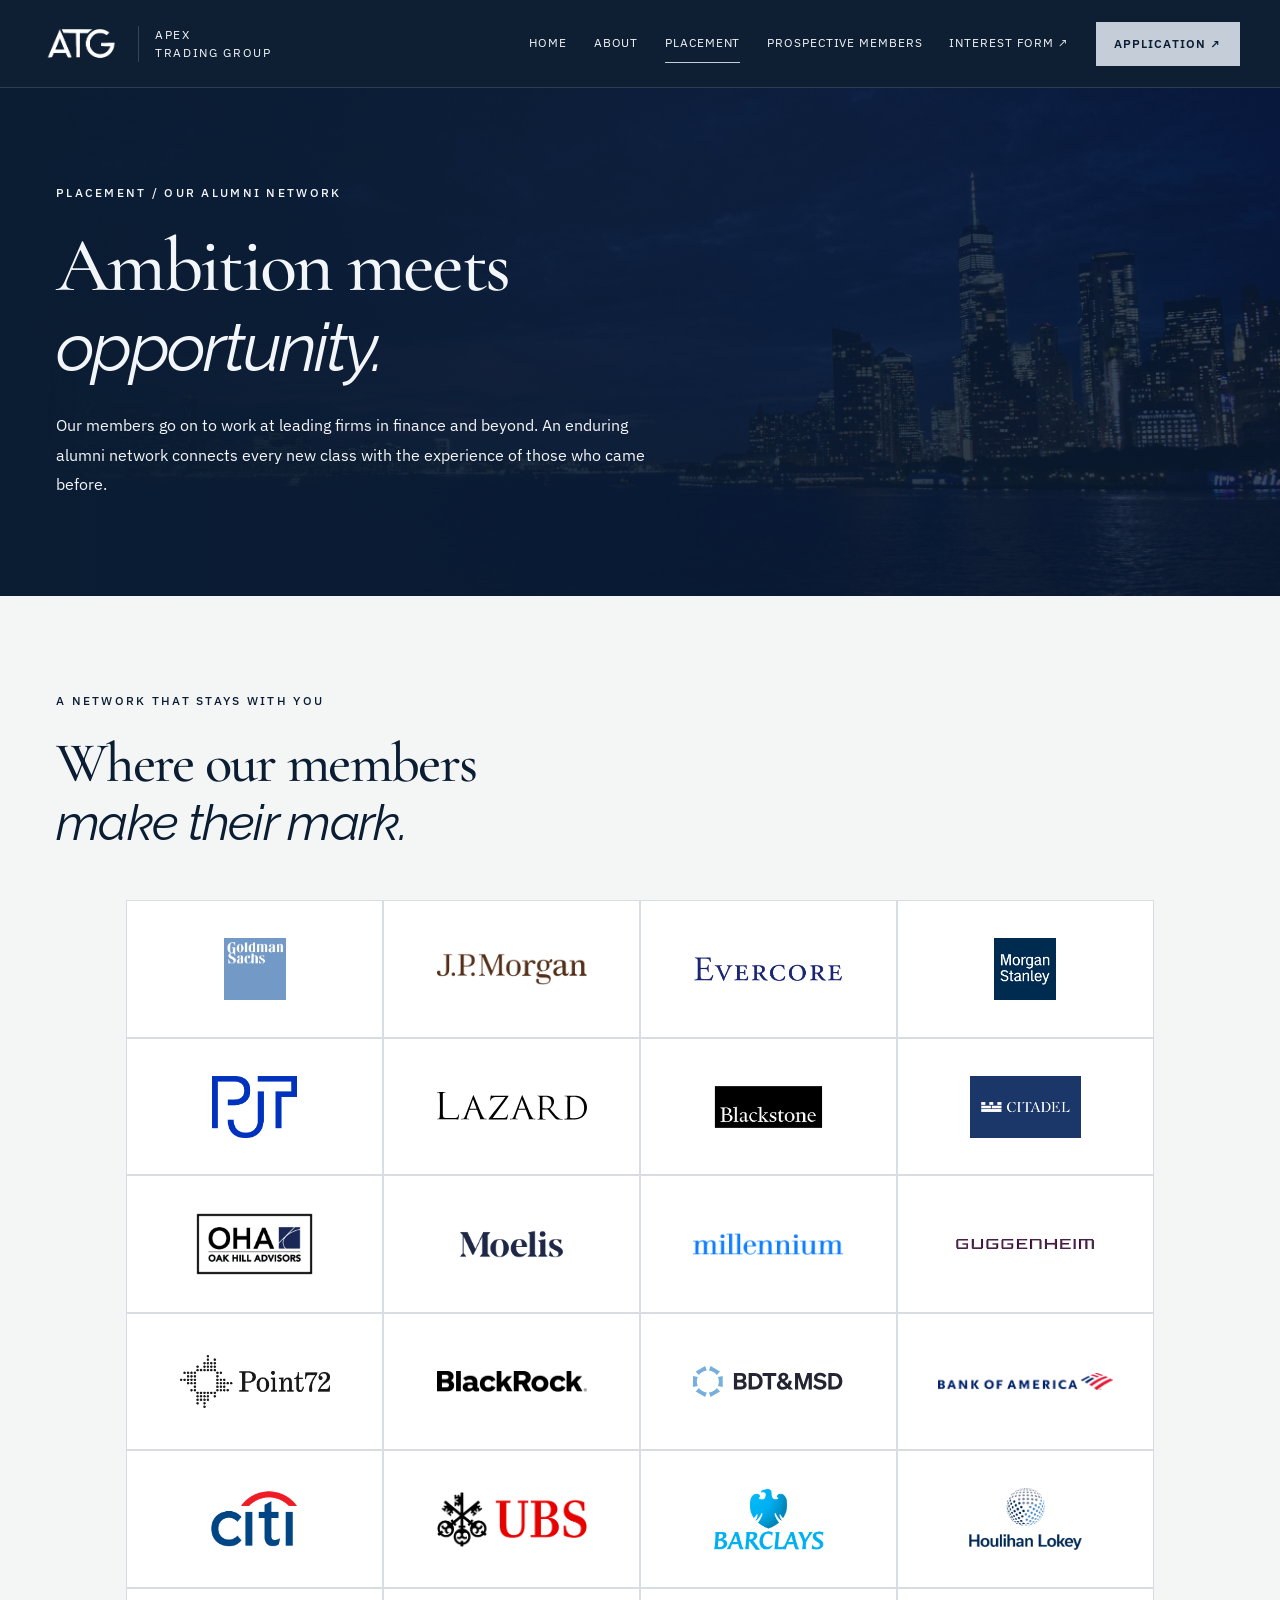
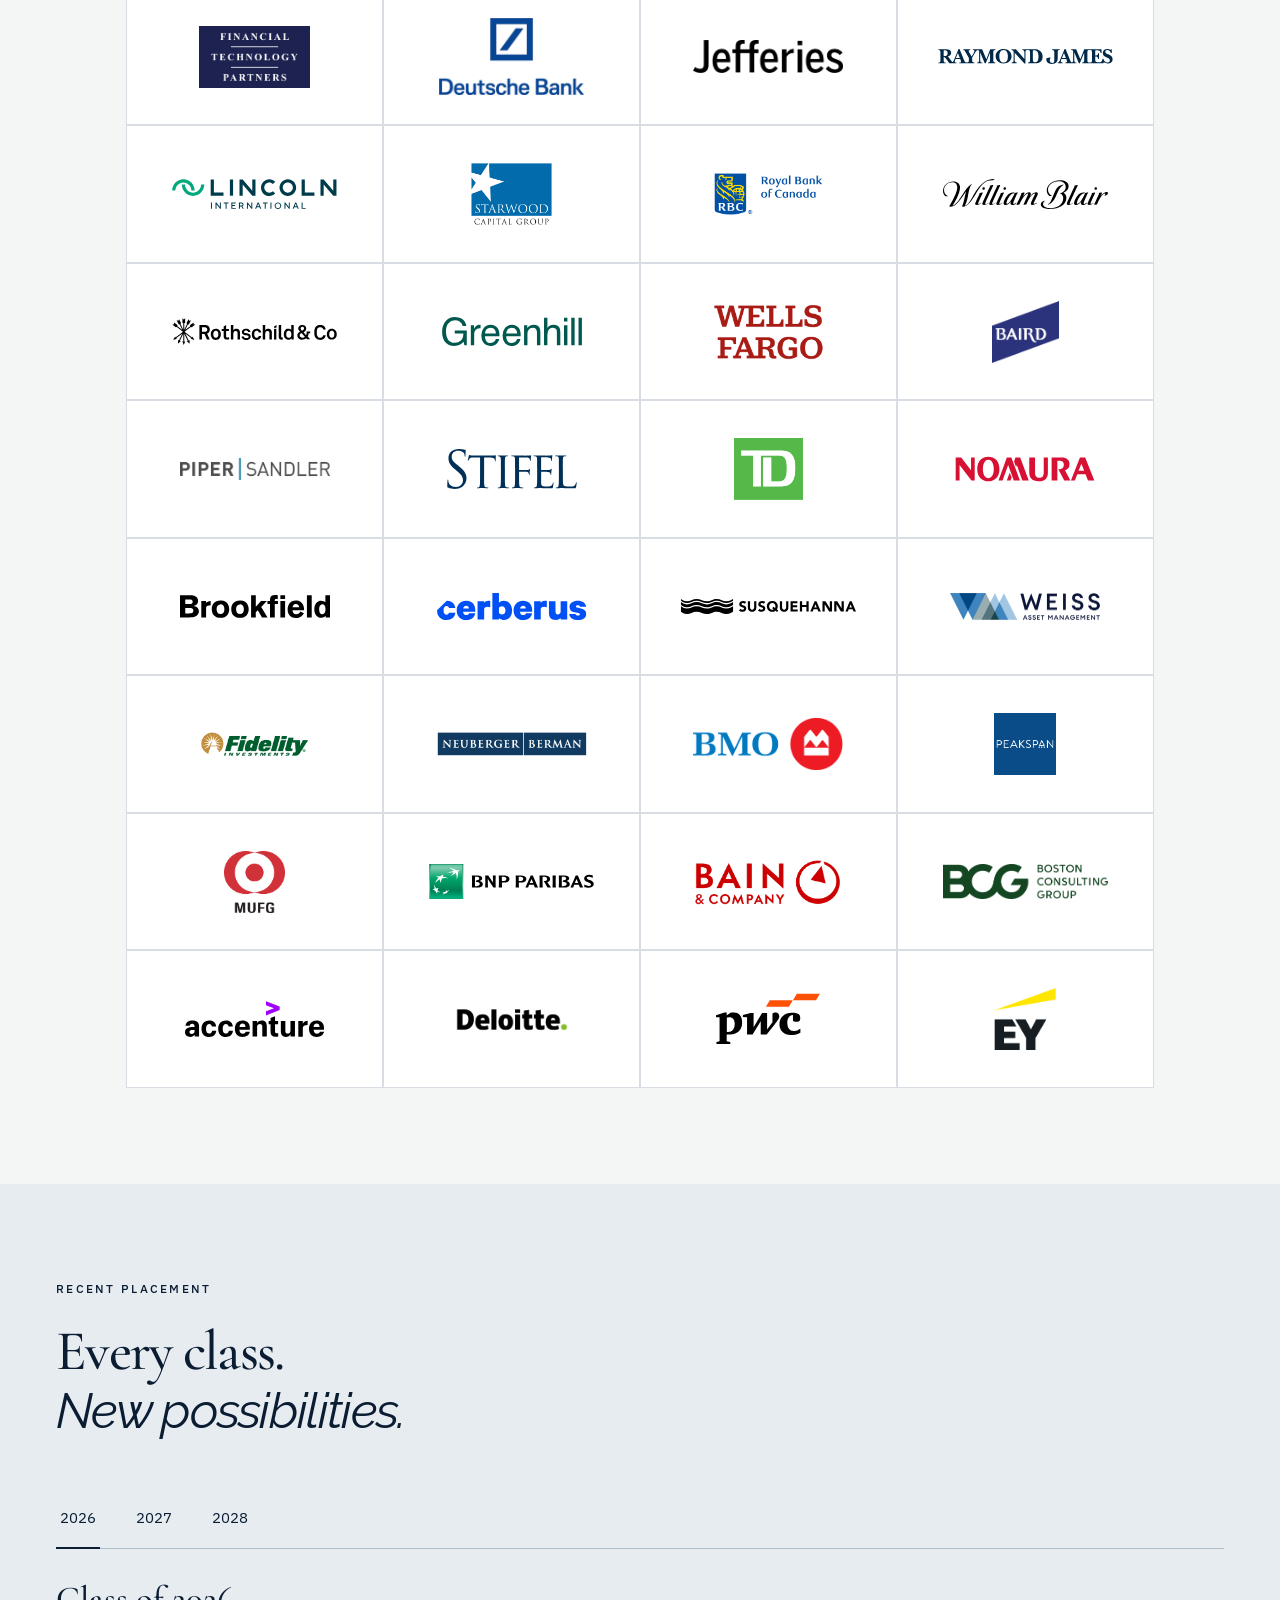
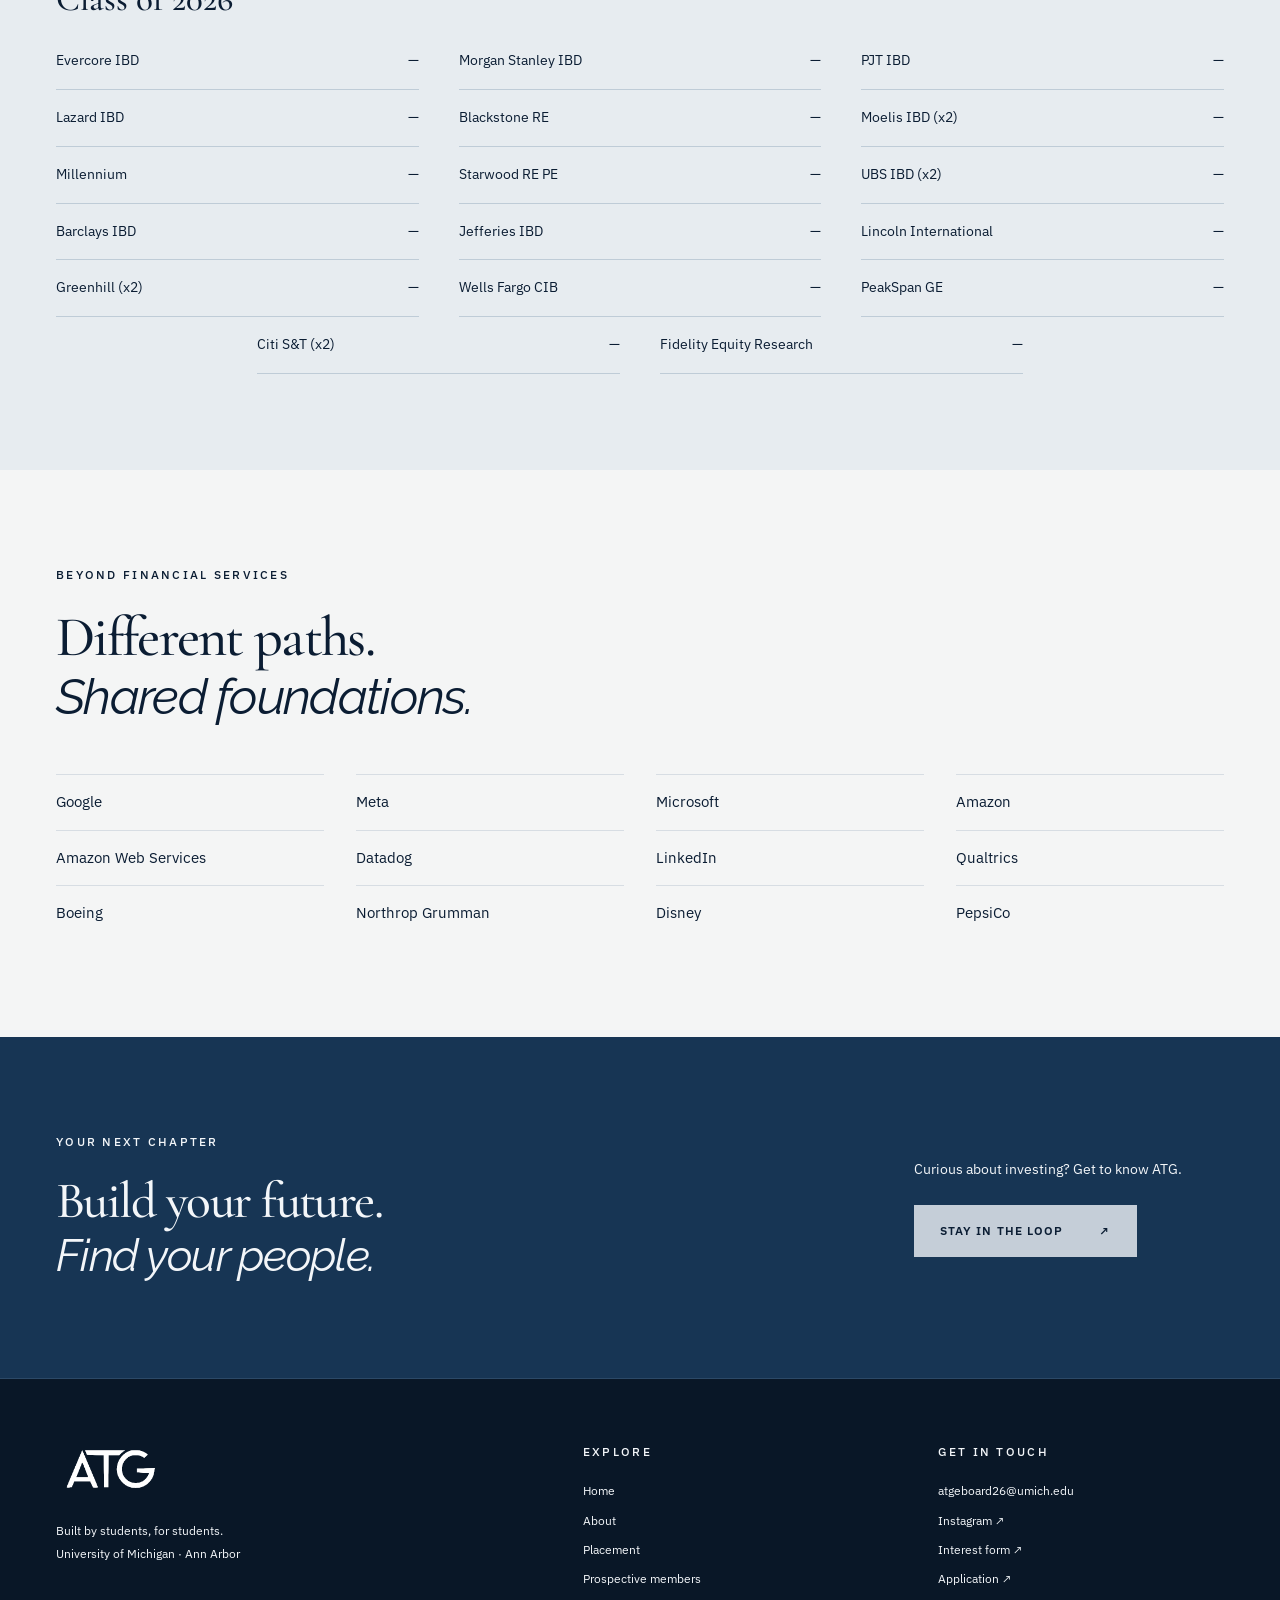
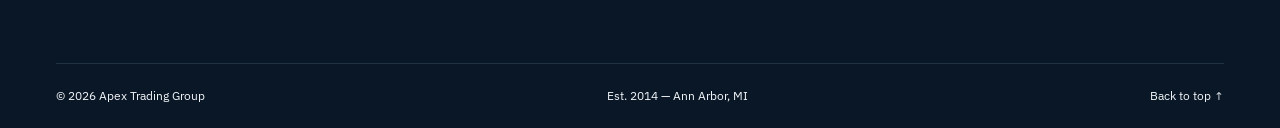
<file: placement.html>
<!doctype html><html lang="en"><head><meta charset="utf-8"><meta name="viewport" content="width=device-width,initial-scale=1"><meta name="theme-color" content="#0b1d33"><title>Placement — Apex Trading Group | University of Michigan</title><meta name="description" content="Explore Apex Trading Group’s alumni network, firm placements, and recent placement for the classes of 2026, 2027, and 2028."><link rel="icon" type="image/svg+xml" sizes="any" href="assets/favicon.svg?v=ed04f12ad5aa"><link rel="stylesheet" href="assets/fonts/fonts.css?v=ea25c4d2a9d0"><link rel="stylesheet" href="assets/style.css?v=7af7ab10a6bd"></head><body id="top"><a class="skip-link" href="#main">Skip to content</a><header class="site-header">
    <a class="brand" href="index.html" aria-label="Apex Trading Group home"><span class="brand-mark"><img src="assets/images/atg-wordmark-white.webp" alt="ATG" width="780" height="366"></span><span class="brand-name">APEX<br>TRADING GROUP</span></a>
    <button class="menu-toggle" type="button" aria-expanded="false" aria-controls="main-nav"><span>Menu</span><svg width="16" height="12" viewBox="0 0 16 12" aria-hidden="true" focusable="false"><path d="M1 1H15M1 6H15M1 11H15" fill="none" stroke="currentColor" stroke-width="1.25"/></svg></button><nav id="main-nav" aria-label="Main navigation"><a href="index.html">Home</a><a href="about.html">About</a><a href="placement.html" aria-current="page">Placement</a><a href="prospective-members.html">Prospective members</a><a class="nav-interest" href="https://docs.google.com/forms/d/e/1FAIpQLScVhLemPFYhCPNIk2Ntit9PGxSt3cFWAZRNWeOc0bkL1iDHwQ/viewform" target="_blank" rel="noopener">Interest form ↗</a><a class="button small" href="https://docs.google.com/forms/d/e/1FAIpQLSdsdARANegPU2hPOpjgXjonW-cbbBb34Cm18DGZ4Rh7cRIPxQ/viewform" target="_blank" rel="noopener">Application ↗</a></nav></header><main id="main"><section class="subhero"><div class="subhero-sky"></div><div class="wrap"><p class="eyebrow light">Placement / Our alumni network</p><h1>Ambition meets<br><em>opportunity.</em></h1><p class="lead">Our members go on to work at leading firms in finance and beyond. An enduring alumni network connects every new class with the experience of those who came before.</p></div></section>
    <section class="section wrap"><div class="section-heading"><div><p class="eyebrow">A network that stays with you</p><h2>Where our members<br><em>make their mark.</em></h2></div></div><div class="logo-grid"><div class="firm-logo" title="Goldman Sachs"><img src="assets/images/placement-logo-01.webp" alt="Goldman Sachs" class="" width="1400" height="1400" loading="lazy" ><span>Goldman Sachs</span></div><div class="firm-logo" title="JP Morgan"><img src="assets/images/placement-logo-03.webp" alt="JP Morgan" class="" width="1400" height="300" loading="lazy" ><span>JP Morgan</span></div><div class="firm-logo" title="Evercore"><img src="assets/images/placement-logo-04.webp" alt="Evercore" class="" width="1062" height="184" loading="lazy" ><span>Evercore</span></div><div class="firm-logo" title="Morgan Stanley"><img src="assets/images/placement-logo-02.webp" alt="Morgan Stanley" class="" width="900" height="900" loading="lazy" ><span>Morgan Stanley</span></div><div class="firm-logo" title="PJT Partners"><img src="assets/images/placement-logo-07.webp" alt="PJT Partners" class="" width="1101" height="806" loading="lazy" ><span>PJT Partners</span></div><div class="firm-logo" title="Lazard"><img src="assets/images/lazard.svg" alt="Lazard" class="" width="1920" height="380" loading="lazy" ><span>Lazard</span></div><div class="firm-logo" title="Blackstone"><img src="assets/images/placement-logo-05.webp" alt="Blackstone" class="" width="1400" height="788" loading="lazy" ><span>Blackstone</span></div><div class="firm-logo" title="Citadel"><img src="assets/images/placement-logo-09.webp" alt="Citadel" class="" width="800" height="450" loading="lazy" ><span>Citadel</span></div><div class="firm-logo" title="Oak Hill Advisors"><img src="assets/images/placement-logo-15.webp" alt="Oak Hill Advisors" class="" width="1400" height="737" loading="lazy" ><span>Oak Hill Advisors</span></div><div class="firm-logo" title="Moelis &amp; Company"><img src="assets/images/placement-logo-10.webp" alt="Moelis &amp; Company" class="" width="1400" height="669" loading="lazy" ><span>Moelis &amp; Company</span></div><div class="firm-logo" title="Millennium"><img src="assets/images/placement-logo-12.webp" alt="Millennium" class="" width="1400" height="202" loading="lazy" ><span>Millennium</span></div><div class="firm-logo" title="Guggenheim Partners"><img src="assets/images/placement-logo-13.webp" alt="Guggenheim Partners" class="" width="288" height="108" loading="lazy" ><span>Guggenheim Partners</span></div><div class="firm-logo" title="Point72"><img src="assets/images/placement-logo-11.webp" alt="Point72" class="" width="1071" height="375" loading="lazy" ><span>Point72</span></div><div class="firm-logo" title="BlackRock"><img src="assets/images/placement-logo-06.webp" alt="BlackRock" class="" width="1200" height="174" loading="lazy" ><span>BlackRock</span></div><div class="firm-logo" title="BDT &amp; MSD Partners"><img src="assets/images/bdt-msd.svg" alt="BDT &amp; MSD Partners" class="" width="154.0" height="32.0" loading="lazy" ><span>BDT &amp; MSD Partners</span></div><div class="firm-logo firm-logo-slender" title="Bank of America"><img src="assets/images/bank-of-america-tight.png" alt="Bank of America" class="" width="360" height="36" loading="lazy" ><span>Bank of America</span></div><div class="firm-logo" title="Citi"><img src="assets/images/placement-logo-18.webp" alt="Citi" class="" width="1400" height="788" loading="lazy" ><span>Citi</span></div><div class="firm-logo" title="UBS"><img src="assets/images/placement-logo-17.webp" alt="UBS" class="" width="1280" height="469" loading="lazy" ><span>UBS</span></div><div class="firm-logo" title="Barclays"><img src="assets/images/placement-logo-14.webp" alt="Barclays" class="" width="1400" height="788" loading="lazy" ><span>Barclays</span></div><div class="firm-logo" title="Houlihan Lokey"><img src="assets/images/placement-logo-20.webp" alt="Houlihan Lokey" class="" width="1200" height="663" loading="lazy" ><span>Houlihan Lokey</span></div><div class="firm-logo" title="Financial Technology Partners"><img src="assets/images/placement-logo-26.webp" alt="Financial Technology Partners" class="" width="1088" height="608" loading="lazy" ><span>Financial Technology Partners</span></div><div class="firm-logo firm-logo-stacked" title="Deutsche Bank"><img src="assets/images/deutsche-bank-user.jpg" alt="Deutsche Bank" class="" width="1200" height="640" loading="lazy" ><span>Deutsche Bank</span></div><div class="firm-logo" title="Jefferies"><img src="assets/images/placement-logo-16.webp" alt="Jefferies" class="" width="1280" height="276" loading="lazy" ><span>Jefferies</span></div><div class="firm-logo firm-logo-slender" title="Raymond James"><img src="assets/images/raymond-james.svg" alt="Raymond James" class="" width="300" height="26" loading="lazy" ><span>Raymond James</span></div><div class="firm-logo firm-logo-wide" title="Lincoln International"><img src="assets/images/lincoln-international.svg" alt="Lincoln International" class="" width="284" height="51" loading="lazy" ><span>Lincoln International</span></div><div class="firm-logo" title="Starwood Capital Group"><img src="assets/images/placement-logo-32.webp" alt="Starwood Capital Group" class="" width="1200" height="915" loading="lazy" ><span>Starwood Capital Group</span></div><div class="firm-logo" title="RBC Capital Markets"><img src="assets/images/placement-logo-23.webp" alt="RBC Capital Markets" class="" width="1400" height="788" loading="lazy" ><span>RBC Capital Markets</span></div><div class="firm-logo firm-logo-wide" title="William Blair"><img src="assets/images/william-blair.svg" alt="William Blair" class="" width="161" height="30" loading="lazy" style="filter:brightness(0)"><span>William Blair</span></div><div class="firm-logo firm-logo-wide" title="Rothschild &amp; Co"><img src="assets/images/rothschild.svg" alt="Rothschild &amp; Co" class="" width="260" height="44" loading="lazy" ><span>Rothschild &amp; Co</span></div><div class="firm-logo firm-logo-medium" title="Mizuho Greenhill"><img src="assets/images/greenhill.svg" alt="Mizuho Greenhill" class="" width="1549" height="316" loading="lazy" ><span>Mizuho Greenhill</span></div><div class="firm-logo" title="Wells Fargo"><img src="assets/images/placement-logo-24.webp" alt="Wells Fargo" class="" width="1400" height="788" loading="lazy" ><span>Wells Fargo</span></div><div class="firm-logo" title="Baird"><img src="assets/images/placement-logo-31.webp" alt="Baird" class="" width="1200" height="1104" loading="lazy" ><span>Baird</span></div><div class="firm-logo" title="Piper Sandler"><img src="assets/images/placement-logo-37.webp" alt="Piper Sandler" class="" width="1400" height="211" loading="lazy" ><span>Piper Sandler</span></div><div class="firm-logo firm-logo-dense" title="Stifel"><img src="assets/images/stifel.svg" alt="Stifel" class="" width="149" height="45" loading="lazy" ><span>Stifel</span></div><div class="firm-logo" title="TD Bank"><img src="assets/images/placement-logo-27.webp" alt="TD Bank" class="" width="500" height="448" loading="lazy" ><span>TD Bank</span></div><div class="firm-logo firm-logo-medium" title="Nomura"><img src="assets/images/nomura.svg" alt="Nomura" class="" width="111" height="20" loading="lazy" ><span>Nomura</span></div><div class="firm-logo" title="Brookfield Asset Management"><img src="assets/images/brookfield.svg" alt="Brookfield Asset Management" class="" width="655.0" height="100.0" loading="lazy" style="filter:brightness(0)"><span>Brookfield Asset Management</span></div><div class="firm-logo" title="Cerberus Capital Management"><img src="assets/images/cerberus.svg" alt="Cerberus Capital Management" class="" width="135.0" height="25.0" loading="lazy" ><span>Cerberus Capital Management</span></div><div class="firm-logo firm-logo-slender" title="SIG"><img src="assets/images/sig-susquehanna.svg" alt="SIG" class="" width="488" height="41" loading="lazy" style="filter:brightness(0)"><span>SIG</span></div><div class="firm-logo" title="Weiss Asset Management"><img src="assets/images/placement-logo-39.webp" alt="Weiss Asset Management" class="" width="600" height="110" loading="lazy" ><span>Weiss Asset Management</span></div><div class="firm-logo" title="Fidelity Investments"><img src="assets/images/placement-logo-29.webp" alt="Fidelity Investments" class="" width="1400" height="788" loading="lazy" ><span>Fidelity Investments</span></div><div class="firm-logo" title="Neuberger Berman"><img src="assets/images/placement-logo-19.webp" alt="Neuberger Berman" class="" width="500" height="200" loading="lazy" ><span>Neuberger Berman</span></div><div class="firm-logo" title="BMO"><img src="assets/images/placement-logo-28.webp" alt="BMO" class="" width="1400" height="486" loading="lazy" ><span>BMO</span></div><div class="firm-logo" title="PeakSpan Capital"><img src="assets/images/placement-logo-33.webp" alt="PeakSpan Capital" class="" width="900" height="900" loading="lazy" ><span>PeakSpan Capital</span></div><div class="firm-logo" title="MUFG"><img src="assets/images/placement-logo-34.webp" alt="MUFG" class="" width="1369" height="1400" loading="lazy" ><span>MUFG</span></div><div class="firm-logo firm-logo-wide" title="BNP Paribas"><img src="assets/images/bnp-paribas.svg" alt="BNP Paribas" class="" width="219" height="45" loading="lazy" ><span>BNP Paribas</span></div><div class="firm-logo" title="Bain &amp; Company"><img src="assets/images/placement-logo-42.webp" alt="Bain &amp; Company" class="" width="894" height="309" loading="lazy" ><span>Bain &amp; Company</span></div><div class="firm-logo firm-logo-wide" title="BCG"><img src="assets/images/bcg.png" alt="BCG" class="" width="6276" height="1312" loading="lazy" ><span>BCG</span></div><div class="firm-logo firm-logo-medium" title="Accenture"><img src="assets/images/accenture.svg" alt="Accenture" class="" width="153" height="40" loading="lazy" ><span>Accenture</span></div><div class="firm-logo" title="Deloitte"><img src="assets/images/placement-logo-43.webp" alt="Deloitte" class="" width="1400" height="569" loading="lazy" ><span>Deloitte</span></div><div class="firm-logo firm-logo-compact" title="PwC"><img src="assets/images/pwc.svg" alt="PwC" class="" width="70" height="35" loading="lazy" ><span>PwC</span></div><div class="firm-logo" title="EY"><img src="assets/images/placement-logo-45.webp" alt="EY" class="" width="1200" height="1200" loading="lazy" ><span>EY</span></div></div></section>
    <section class="section recent-section" id="recent-placement"><div class="wrap"><div class="section-heading"><div><p class="eyebrow">Recent placement</p><h2>Every class.<br><em>New possibilities.</em></h2></div></div><div class="year-tabs" role="group" aria-label="Filter placement by class year"><button type="button" aria-controls="class-2026" aria-pressed="true" data-year="2026" aria-label="Class of 2026">2026</button><button type="button" aria-controls="class-2027" aria-pressed="false" data-year="2027" aria-label="Class of 2027">2027</button><button type="button" aria-controls="class-2028" aria-pressed="false" data-year="2028" aria-label="Class of 2028">2028</button></div><section class="placement-panel" id="class-2026" aria-labelledby="class-title-2026"><h3 id="class-title-2026">Class of 2026</h3><ul><li><span>Evercore IBD</span><span class="placement-dash" aria-hidden="true">—</span></li><li><span>Morgan Stanley IBD</span><span class="placement-dash" aria-hidden="true">—</span></li><li><span>PJT IBD</span><span class="placement-dash" aria-hidden="true">—</span></li><li><span>Lazard IBD</span><span class="placement-dash" aria-hidden="true">—</span></li><li><span>Blackstone RE</span><span class="placement-dash" aria-hidden="true">—</span></li><li><span>Moelis IBD (x2)</span><span class="placement-dash" aria-hidden="true">—</span></li><li><span>Millennium</span><span class="placement-dash" aria-hidden="true">—</span></li><li><span>Starwood RE PE</span><span class="placement-dash" aria-hidden="true">—</span></li><li><span>UBS IBD (x2)</span><span class="placement-dash" aria-hidden="true">—</span></li><li><span>Barclays IBD</span><span class="placement-dash" aria-hidden="true">—</span></li><li><span>Jefferies IBD</span><span class="placement-dash" aria-hidden="true">—</span></li><li><span>Lincoln International</span><span class="placement-dash" aria-hidden="true">—</span></li><li><span>Greenhill (x2)</span><span class="placement-dash" aria-hidden="true">—</span></li><li><span>Wells Fargo CIB</span><span class="placement-dash" aria-hidden="true">—</span></li><li><span>PeakSpan GE</span><span class="placement-dash" aria-hidden="true">—</span></li><li><span>Citi S&amp;T (x2)</span><span class="placement-dash" aria-hidden="true">—</span></li><li><span>Fidelity Equity Research</span><span class="placement-dash" aria-hidden="true">—</span></li></ul></section><section class="placement-panel" id="class-2027" aria-labelledby="class-title-2027" hidden><h3 id="class-title-2027">Class of 2027</h3><ul><li><span>JP Morgan IBD</span><span class="placement-dash" aria-hidden="true">—</span></li><li><span>Evercore IBD</span><span class="placement-dash" aria-hidden="true">—</span></li><li><span>Starwood RE PE</span><span class="placement-dash" aria-hidden="true">—</span></li><li><span>Citi IBD</span><span class="placement-dash" aria-hidden="true">—</span></li><li><span>UBS IBD</span><span class="placement-dash" aria-hidden="true">—</span></li><li><span>Houlihan Lokey IBD (x2)</span><span class="placement-dash" aria-hidden="true">—</span></li><li><span>Wells Fargo IBD</span><span class="placement-dash" aria-hidden="true">—</span></li><li><span>Baird IBD</span><span class="placement-dash" aria-hidden="true">—</span></li><li><span>Stifel IBD</span><span class="placement-dash" aria-hidden="true">—</span></li><li><span>Nomura IBD</span><span class="placement-dash" aria-hidden="true">—</span></li><li><span>Deloitte IBD</span><span class="placement-dash" aria-hidden="true">—</span></li></ul></section><section class="placement-panel" id="class-2028" aria-labelledby="class-title-2028" hidden><h3 id="class-title-2028">Class of 2028</h3><ul><li><span>Goldman Sachs RE</span><span class="placement-dash" aria-hidden="true">—</span></li><li><span>Evercore RE</span><span class="placement-dash" aria-hidden="true">—</span></li><li><span>Oak Hill Advisors US Credit</span><span class="placement-dash" aria-hidden="true">—</span></li><li><span>Starwood RE PE</span><span class="placement-dash" aria-hidden="true">—</span></li><li><span>Bank of America IBD</span><span class="placement-dash" aria-hidden="true">—</span></li><li><span>Citi IBD</span><span class="placement-dash" aria-hidden="true">—</span></li><li><span>UBS IBD</span><span class="placement-dash" aria-hidden="true">—</span></li><li><span>Barclays IBD</span><span class="placement-dash" aria-hidden="true">—</span></li><li><span>FT Partners</span><span class="placement-dash" aria-hidden="true">—</span></li><li><span>Jefferies IBD (x3)</span><span class="placement-dash" aria-hidden="true">—</span></li><li><span>Raymond James IBD</span><span class="placement-dash" aria-hidden="true">—</span></li><li><span>RBC IBD (x2)</span><span class="placement-dash" aria-hidden="true">—</span></li><li><span>Piper Sandler IBD</span><span class="placement-dash" aria-hidden="true">—</span></li><li><span>TD IBD (x2)</span><span class="placement-dash" aria-hidden="true">—</span></li><li><span>BNP Paribas IBD</span><span class="placement-dash" aria-hidden="true">—</span></li><li><span>Citi S&amp;T</span><span class="placement-dash" aria-hidden="true">—</span></li></ul></section></div></section><section class="section wrap broader-careers"><div class="section-heading"><div><p class="eyebrow">Beyond financial services</p><h2>Different paths.<br><em>Shared foundations.</em></h2></div></div><ul class="career-firms"><li>Google</li><li>Meta</li><li>Microsoft</li><li>Amazon</li><li>Amazon Web Services</li><li>Datadog</li><li>LinkedIn</li><li>Qualtrics</li><li>Boeing</li><li>Northrop Grumman</li><li>Disney</li><li>PepsiCo</li></ul></section></main><section class="join-band"><div class="wrap join-inner"><div><p class="eyebrow light">Your next chapter</p><h2>Build your future.<br><em>Find your people.</em></h2></div><div><p>Curious about investing? Get to know ATG.</p><a class="button" href="https://docs.google.com/forms/d/e/1FAIpQLScVhLemPFYhCPNIk2Ntit9PGxSt3cFWAZRNWeOc0bkL1iDHwQ/viewform" target="_blank" rel="noopener">Stay in the loop <span>↗</span></a></div></div></section>
    <footer class="site-footer"><div class="wrap footer-main"><a class="footer-brand" href="index.html"><img src="assets/images/atg-wordmark-white.webp" alt="Apex Trading Group" width="150" height="80"><span>Built by students, for students.<br>University of Michigan · Ann Arbor</span></a><div><p class="eyebrow light">Explore</p><a href="index.html">Home</a><a href="about.html">About</a><a href="placement.html">Placement</a><a href="prospective-members.html">Prospective members</a></div><div><p class="eyebrow light">Get in touch</p><a href="mailto:atgeboard26@umich.edu">atgeboard26@umich.edu</a><a class="" href="https://www.instagram.com/atgumich/?hl=en" target="_blank" rel="noopener">Instagram ↗</a><a class="" href="https://docs.google.com/forms/d/e/1FAIpQLScVhLemPFYhCPNIk2Ntit9PGxSt3cFWAZRNWeOc0bkL1iDHwQ/viewform" target="_blank" rel="noopener">Interest form ↗</a><a class="" href="https://docs.google.com/forms/d/e/1FAIpQLSdsdARANegPU2hPOpjgXjonW-cbbBb34Cm18DGZ4Rh7cRIPxQ/viewform" target="_blank" rel="noopener">Application ↗</a></div></div><div class="wrap footer-bottom"><span>© 2026 Apex Trading Group</span><span>Est. 2014 — Ann Arbor, MI</span><a href="#top">Back to top ↑</a></div></footer><script src="assets/main.js?v=b35084d74c52" defer></script></body></html>
</file>
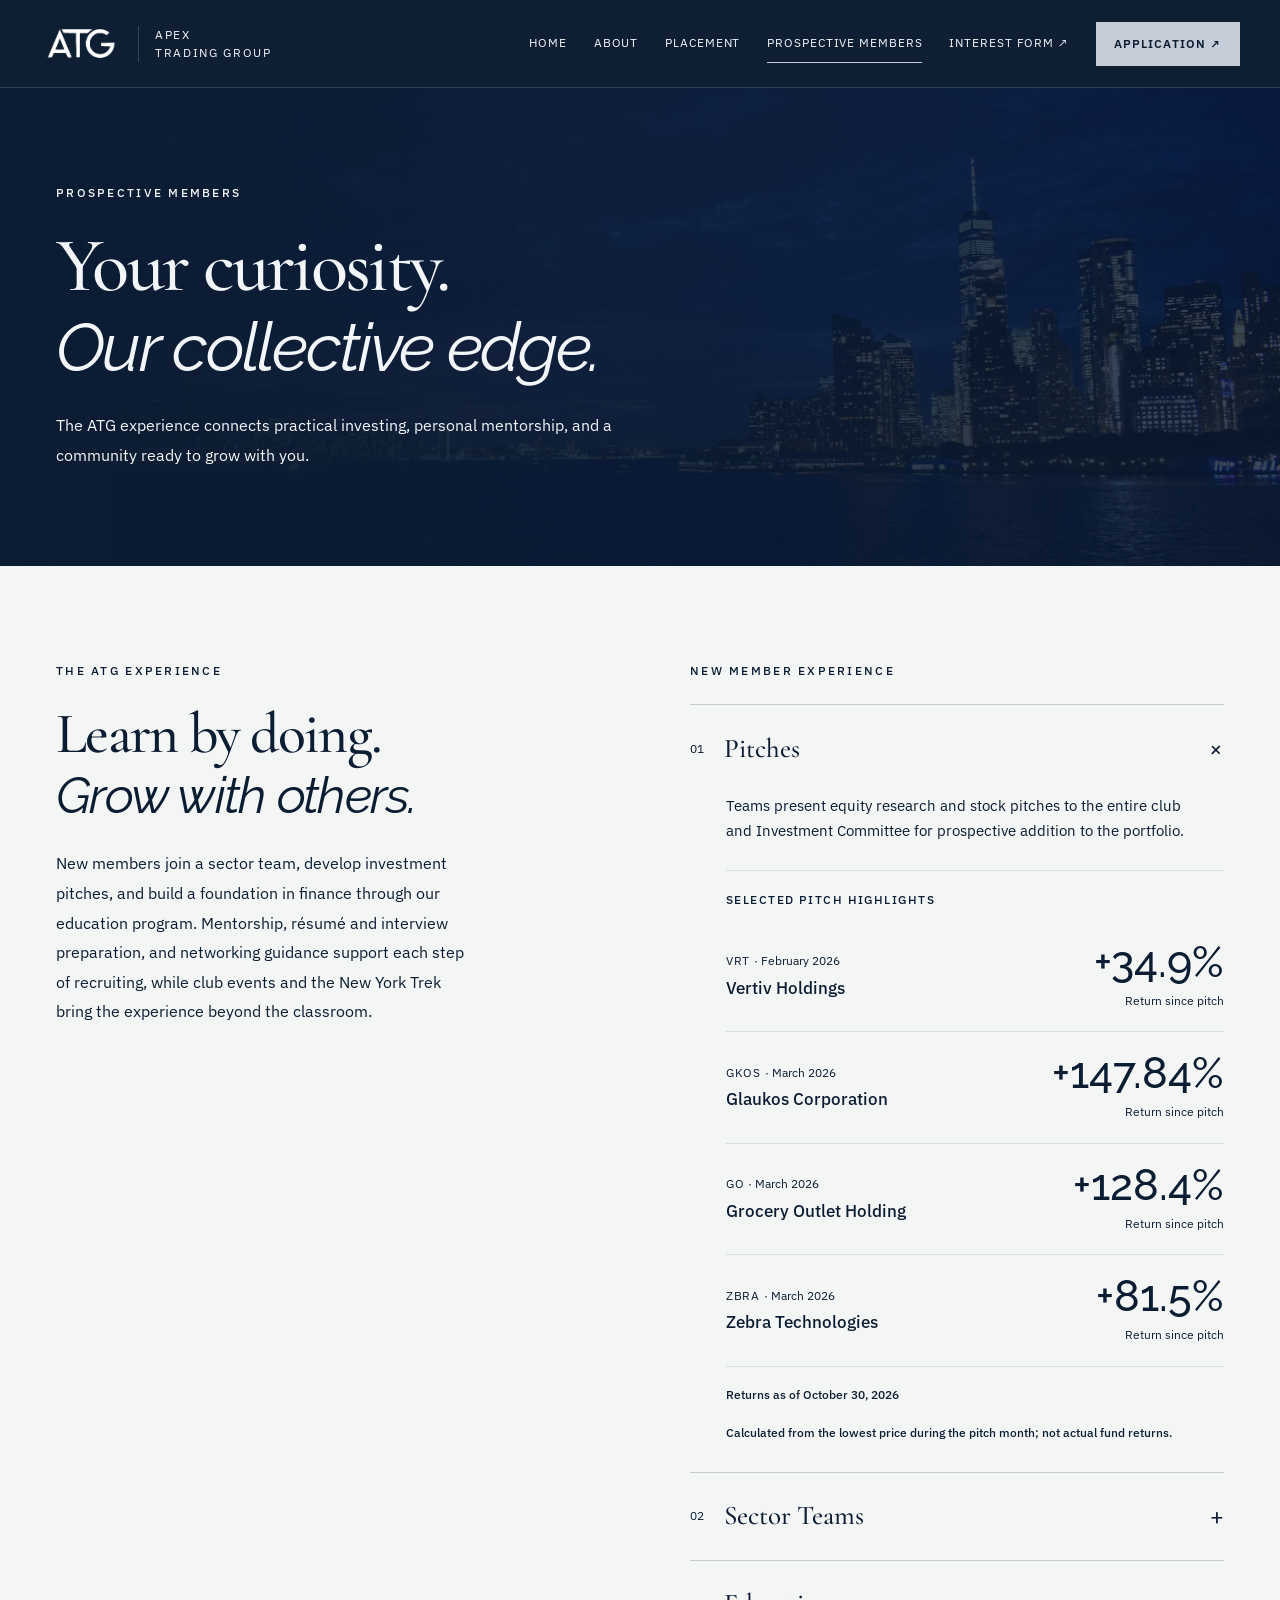
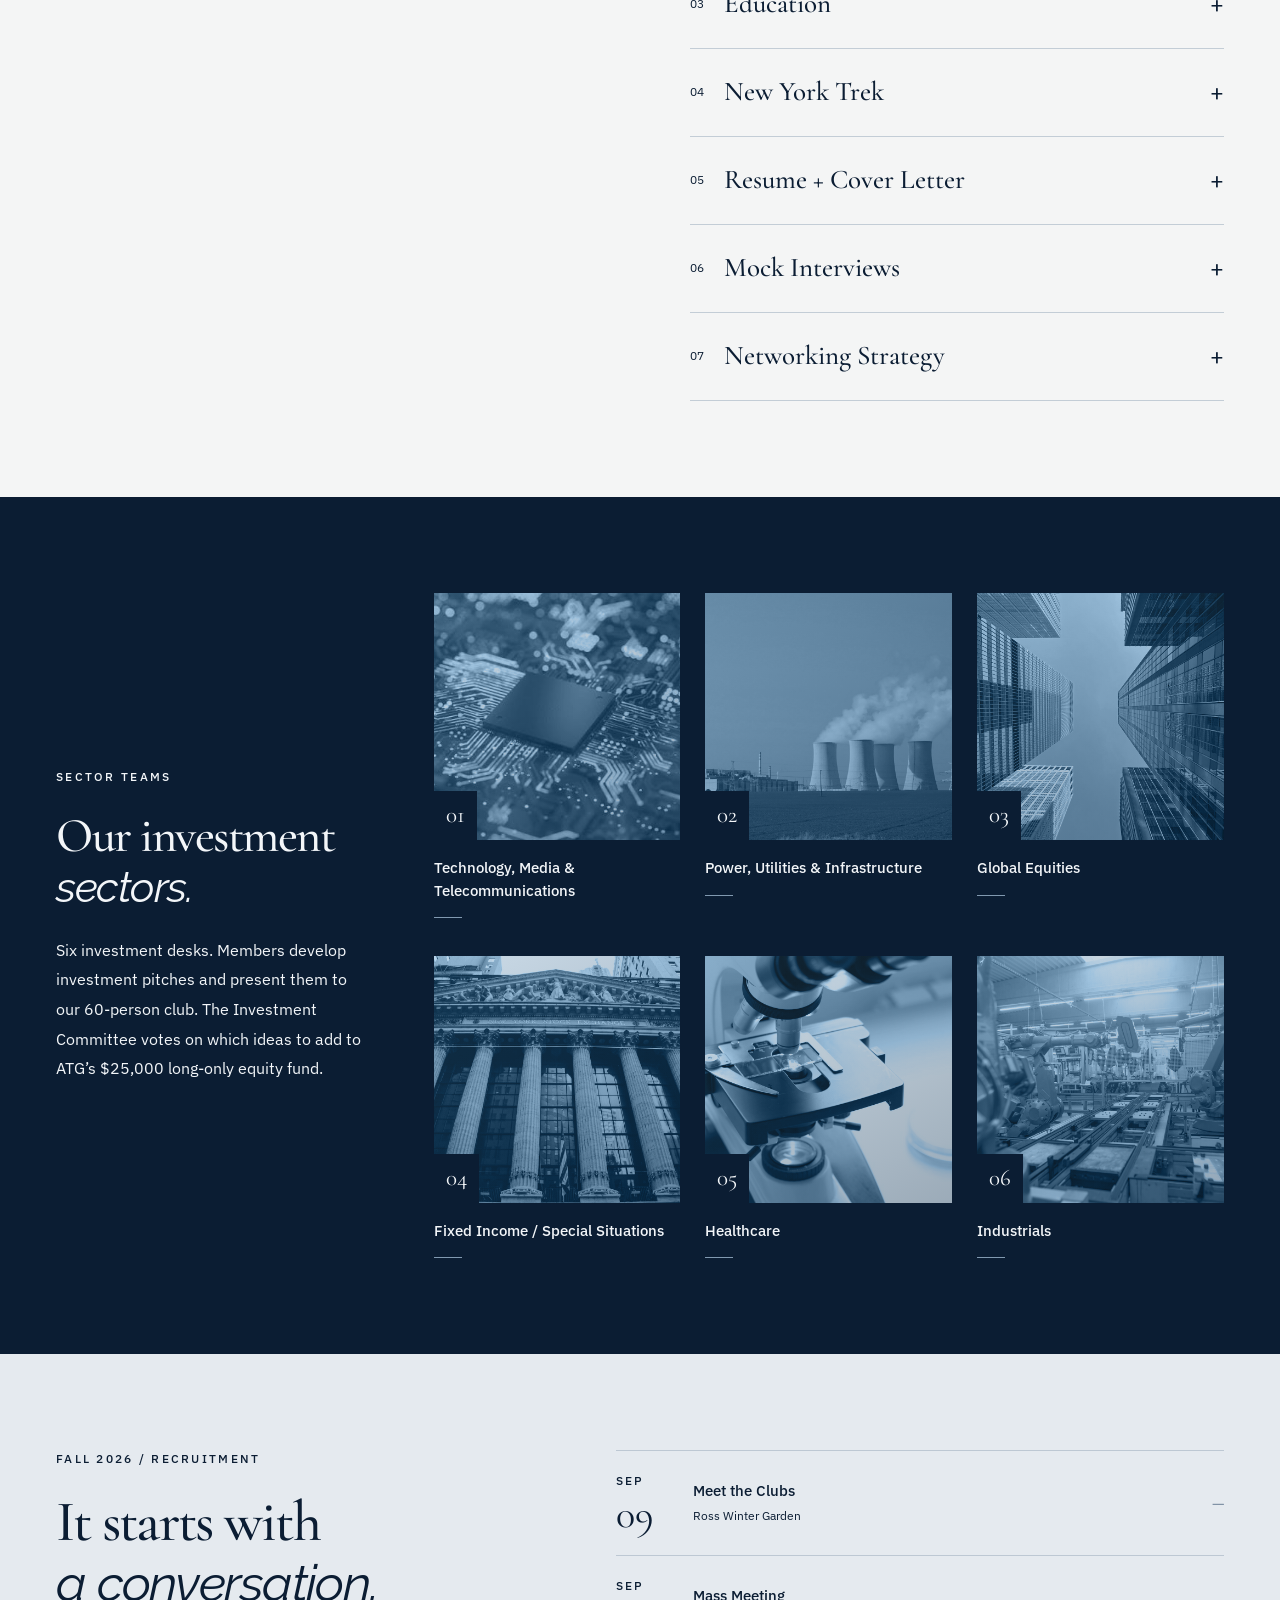
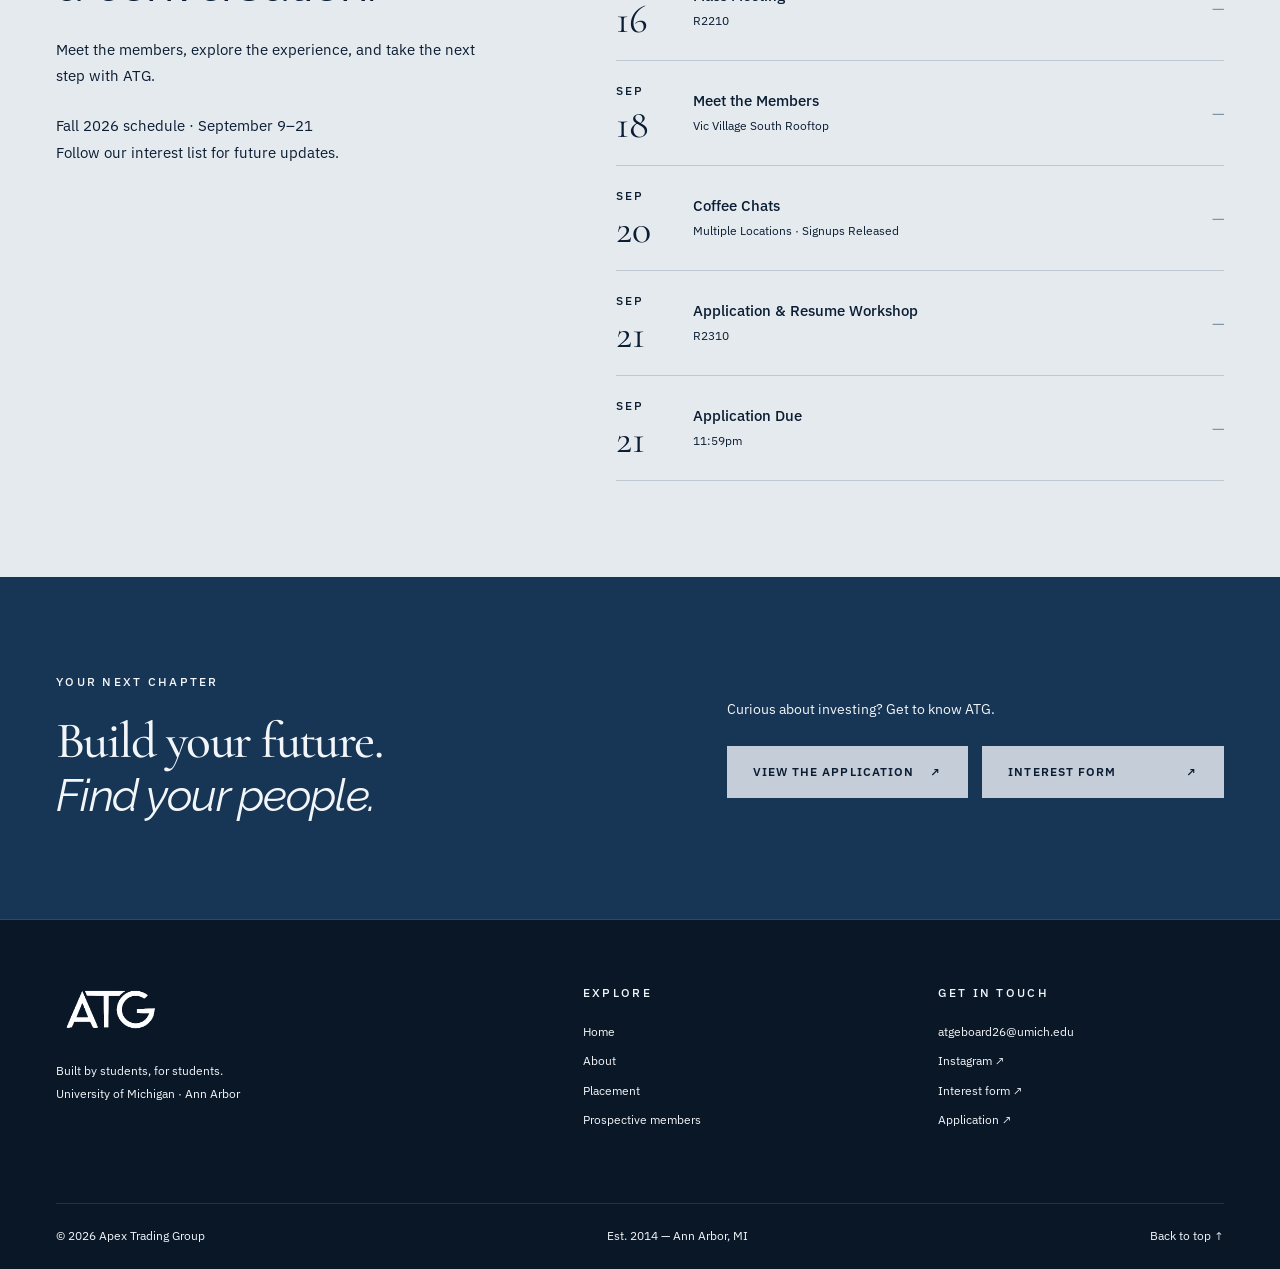
<file: prospective-members.html>
<!doctype html><html lang="en"><head><meta charset="utf-8"><meta name="viewport" content="width=device-width,initial-scale=1"><meta name="theme-color" content="#0b1d33"><title>Prospective Members — Apex Trading Group | University of Michigan</title><meta name="description" content="Discover the ATG new member experience, six investment sectors, and Fall 2026 recruitment schedule."><link rel="icon" type="image/svg+xml" sizes="any" href="assets/favicon.svg?v=ed04f12ad5aa"><link rel="stylesheet" href="assets/fonts/fonts.css?v=ea25c4d2a9d0"><link rel="stylesheet" href="assets/style.css?v=7af7ab10a6bd"></head><body id="top"><a class="skip-link" href="#main">Skip to content</a><header class="site-header">
    <a class="brand" href="index.html" aria-label="Apex Trading Group home"><span class="brand-mark"><img src="assets/images/atg-wordmark-white.webp" alt="ATG" width="780" height="366"></span><span class="brand-name">APEX<br>TRADING GROUP</span></a>
    <button class="menu-toggle" type="button" aria-expanded="false" aria-controls="main-nav"><span>Menu</span><svg width="16" height="12" viewBox="0 0 16 12" aria-hidden="true" focusable="false"><path d="M1 1H15M1 6H15M1 11H15" fill="none" stroke="currentColor" stroke-width="1.25"/></svg></button><nav id="main-nav" aria-label="Main navigation"><a href="index.html">Home</a><a href="about.html">About</a><a href="placement.html">Placement</a><a href="prospective-members.html" aria-current="page">Prospective members</a><a class="nav-interest" href="https://docs.google.com/forms/d/e/1FAIpQLScVhLemPFYhCPNIk2Ntit9PGxSt3cFWAZRNWeOc0bkL1iDHwQ/viewform" target="_blank" rel="noopener">Interest form ↗</a><a class="button small" href="https://docs.google.com/forms/d/e/1FAIpQLSdsdARANegPU2hPOpjgXjonW-cbbBb34Cm18DGZ4Rh7cRIPxQ/viewform" target="_blank" rel="noopener">Application ↗</a></nav></header><main id="main"><section class="subhero"><div class="subhero-sky"></div><div class="wrap"><p class="eyebrow light">Prospective members</p><h1>Your curiosity.<br><em>Our collective edge.</em></h1><p class="lead">The ATG experience connects practical investing, personal mentorship, and a community ready to grow with you.</p></div></section>
    <section class="section wrap experience-layout"><div><p class="eyebrow">The ATG experience</p><h2>Learn by doing.<br><em>Grow with others.</em></h2><p class="lead">New members join a sector team, develop investment pitches, and build a foundation in finance through our education program. Mentorship, résumé and interview preparation, and networking guidance support each step of recruiting, while club events and the New York Trek bring the experience beyond the classroom.</p></div><div class="experience-list"><p class="eyebrow">New member experience</p><details class="experience-row" open><summary><span>01</span><h3>Pitches</h3><span class="disclosure" aria-hidden="true">+</span></summary><p>Teams present equity research and stock pitches to the entire club and Investment Committee for prospective addition to the portfolio.</p><div class="pitch-highlights"><p class="eyebrow">Selected pitch highlights</p><article class="pitch-result"><div><p class="pitch-ticker">VRT <span>· February 2026</span></p><h4>Vertiv Holdings</h4></div><div><strong>+34.9%</strong><p>Return since pitch</p></div></article><article class="pitch-result"><div><p class="pitch-ticker">GKOS <span>· March 2026</span></p><h4>Glaukos Corporation</h4></div><div><strong>+147.84%</strong><p>Return since pitch</p></div></article><article class="pitch-result"><div><p class="pitch-ticker">GO <span>· March 2026</span></p><h4>Grocery Outlet Holding</h4></div><div><strong>+128.4%</strong><p>Return since pitch</p></div></article><article class="pitch-result"><div><p class="pitch-ticker">ZBRA <span>· March 2026</span></p><h4>Zebra Technologies</h4></div><div><strong>+81.5%</strong><p>Return since pitch</p></div></article><p class="returns-date">Returns as of October 30, 2026</p><p class="returns-date">Calculated from the lowest price during the pitch month; not actual fund returns.</p></div></details><details class="experience-row"><summary><span>02</span><h3>Sector Teams</h3><span class="disclosure" aria-hidden="true">+</span></summary><p>Members are divided into 6 industry verticals to develop sector-specific expertise.</p><a class="text-link sector-jump" href="#investment-sectors">Explore our sectors <span>↓</span></a></details><details class="experience-row"><summary><span>03</span><h3>Education</h3><span class="disclosure" aria-hidden="true">+</span></summary><p>Our comprehensive education program takes a distinctive approach: members work through all six Breaking Into Wall Street (BIWS) guides before the end of freshman year. Summer education reinforces and builds on that foundation, so members enter sophomore year fully prepared for technical interviews and recruiting.</p></details><details class="experience-row"><summary><span>04</span><h3>New York Trek</h3><span class="disclosure" aria-hidden="true">+</span></summary><p>Travel to New York to visit leading investment banks and gain a closer look at the industry. Meet professionals, learn about different teams and career paths, and ask questions about their work and recruiting experiences. The trek also gives members time to connect with one another beyond campus.</p></details><details class="experience-row"><summary><span>05</span><h3>Resume + Cover Letter</h3><span class="disclosure" aria-hidden="true">+</span></summary><p>Work with experienced members to develop polished resumes and cover letters that clearly communicate your strengths. Through peer review and practical feedback, refine your bullet points, highlight relevant experience, and tailor your materials to the roles you are pursuing. Build a strong foundation for internship and full-time applications.</p></details><details class="experience-row"><summary><span>06</span><h3>Mock Interviews</h3><span class="disclosure" aria-hidden="true">+</span></summary><p>Extensive behavioral and technical mocks with upperclassmen who have secured offers at top firms and within a recruiting group helping each other out throughout the process.</p></details><details class="experience-row"><summary><span>07</span><h3>Networking Strategy</h3><span class="disclosure" aria-hidden="true">+</span></summary><p>Build a thoughtful approach to networking, from writing effective outreach emails to preparing for coffee chats and informational interviews. Learn how to research firms, ask meaningful questions, follow up professionally, and maintain relationships with alumni and industry professionals. Get guidance on firm-specific networking events and use each conversation to deepen your understanding of different career paths.</p></details></div></section>
    <section class="section sector-grid-section" id="investment-sectors"><div class="wrap sector-grid-layout"><div class="sector-grid-intro"><p class="eyebrow light">Sector teams</p><h2>Our investment<br><em>sectors.</em></h2><p>Six investment desks. Members develop investment pitches and present them to our 60-person club. The Investment Committee votes on which ideas to add to ATG’s $25,000 long-only equity fund.</p></div><div class="sector-card-grid"><article class="sector-card"><div class="sector-card-image"><img src="assets/images/sector-tmt.png" alt="Processor chip surrounded by glowing blue circuits" class="" width="597" height="335" loading="lazy" ><span>01</span></div><h3>Technology, Media &amp; Telecommunications</h3></article><article class="sector-card"><div class="sector-card-image"><img src="assets/images/sector-power-utilities-infrastructure.jpg" alt="Cooling towers releasing water vapor at Jaslovské Bohunice Nuclear Power Plant in Slovakia" class="" width="1200" height="900" loading="lazy" ><span>02</span></div><h3>Power, Utilities &amp; Infrastructure</h3></article><article class="sector-card"><div class="sector-card-image"><img src="assets/images/sector-global-equities.jpg" alt="Looking upward between glass skyscrapers in Manhattan" class="" width="1200" height="900" loading="lazy" ><span>03</span></div><h3>Global Equities</h3></article><article class="sector-card"><div class="sector-card-image"><img src="assets/images/sector-fixed-income.jpg" alt="The New York Stock Exchange building in the Financial District" class="" width="1200" height="900" loading="lazy" ><span>04</span></div><h3>Fixed Income / Special Situations</h3></article><article class="sector-card"><div class="sector-card-image"><img src="assets/images/sector-healthcare.jpg" alt="A precision microscope in a clinical laboratory" class="" width="1200" height="900" loading="lazy" ><span>05</span></div><h3>Healthcare</h3></article><article class="sector-card"><div class="sector-card-image"><img src="assets/images/sector-industrials.jpg" alt="Industrial robot arms on a factory production line" class="" width="1200" height="900" loading="lazy" ><span>06</span></div><h3>Industrials</h3></article></div></div></section>
    <section class="section recruitment" id="recruitment"><div class="wrap recruitment-layout"><div class="recruitment-intro"><p class="eyebrow">Fall 2026 / Recruitment</p><h2>It starts with<br><em>a conversation.</em></h2><p>Meet the members, explore the experience, and take the next step with ATG.</p><p class="schedule-note">Fall 2026 schedule · September 9–21<br>Follow our interest list for future updates.</p></div><ol class="event-list"><li class="event"><time datetime="2026-09-09"><span>SEP</span>09</time><div><h3>Meet the Clubs</h3><p>Ross Winter Garden</p></div><span class="event-line" aria-hidden="true">—</span></li><li class="event"><time datetime="2026-09-16"><span>SEP</span>16</time><div><h3>Mass Meeting</h3><p>R2210</p></div><span class="event-line" aria-hidden="true">—</span></li><li class="event"><time datetime="2026-09-18"><span>SEP</span>18</time><div><h3>Meet the Members</h3><p>Vic Village South Rooftop</p></div><span class="event-line" aria-hidden="true">—</span></li><li class="event"><time datetime="2026-09-20"><span>SEP</span>20</time><div><h3>Coffee Chats</h3><p>Multiple Locations · Signups Released</p></div><span class="event-line" aria-hidden="true">—</span></li><li class="event"><time datetime="2026-09-21"><span>SEP</span>21</time><div><h3>Application &amp; Resume Workshop</h3><p>R2310</p></div><span class="event-line" aria-hidden="true">—</span></li><li class="event"><time datetime="2026-09-21"><span>SEP</span>21</time><div><h3>Application Due</h3><p>11:59pm</p></div><span class="event-line" aria-hidden="true">—</span></li></ol></div></section></main><section class="join-band"><div class="wrap join-inner"><div><p class="eyebrow light">Your next chapter</p><h2>Build your future.<br><em>Find your people.</em></h2></div><div><p>Curious about investing? Get to know ATG.</p><div class="prospective-actions"><a class="button" href="https://docs.google.com/forms/d/e/1FAIpQLSdsdARANegPU2hPOpjgXjonW-cbbBb34Cm18DGZ4Rh7cRIPxQ/viewform" target="_blank" rel="noopener"><span>View the application</span><span aria-hidden="true">↗</span></a><a class="button" href="https://docs.google.com/forms/d/e/1FAIpQLScVhLemPFYhCPNIk2Ntit9PGxSt3cFWAZRNWeOc0bkL1iDHwQ/viewform" target="_blank" rel="noopener"><span>Interest form</span><span aria-hidden="true">↗</span></a></div></div></div></section>
    <footer class="site-footer"><div class="wrap footer-main"><a class="footer-brand" href="index.html"><img src="assets/images/atg-wordmark-white.webp" alt="Apex Trading Group" width="150" height="80"><span>Built by students, for students.<br>University of Michigan · Ann Arbor</span></a><div><p class="eyebrow light">Explore</p><a href="index.html">Home</a><a href="about.html">About</a><a href="placement.html">Placement</a><a href="prospective-members.html">Prospective members</a></div><div><p class="eyebrow light">Get in touch</p><a href="mailto:atgeboard26@umich.edu">atgeboard26@umich.edu</a><a class="" href="https://www.instagram.com/atgumich/?hl=en" target="_blank" rel="noopener">Instagram ↗</a><a class="" href="https://docs.google.com/forms/d/e/1FAIpQLScVhLemPFYhCPNIk2Ntit9PGxSt3cFWAZRNWeOc0bkL1iDHwQ/viewform" target="_blank" rel="noopener">Interest form ↗</a><a class="" href="https://docs.google.com/forms/d/e/1FAIpQLSdsdARANegPU2hPOpjgXjonW-cbbBb34Cm18DGZ4Rh7cRIPxQ/viewform" target="_blank" rel="noopener">Application ↗</a></div></div><div class="wrap footer-bottom"><span>© 2026 Apex Trading Group</span><span>Est. 2014 — Ann Arbor, MI</span><a href="#top">Back to top ↑</a></div></footer><script src="assets/main.js?v=b35084d74c52" defer></script></body></html>
</file>
<file: assets/fonts/fonts.css>
@font-face {
  font-family: 'Cormorant Garamond';
  font-style: italic;
  font-weight: 400;
  font-display: swap;
  src: url(font-0.ttf) format('truetype');
}
@font-face {
  font-family: 'Cormorant Garamond';
  font-style: italic;
  font-weight: 500;
  font-display: swap;
  src: url(font-1.ttf) format('truetype');
}
@font-face {
  font-family: 'Cormorant Garamond';
  font-style: normal;
  font-weight: 400;
  font-display: swap;
  src: url(font-2.ttf) format('truetype');
}
@font-face {
  font-family: 'Cormorant Garamond';
  font-style: normal;
  font-weight: 500;
  font-display: swap;
  src: url(font-3.ttf) format('truetype');
}
@font-face {
  font-family: 'Cormorant Garamond';
  font-style: normal;
  font-weight: 600;
  font-display: swap;
  src: url(font-4.ttf) format('truetype');
}
@font-face {
  font-family: 'IBM Plex Sans';
  font-style: normal;
  font-weight: 400;
  font-stretch: normal;
  font-display: swap;
  src: url(plex-400.ttf) format('truetype');
}
@font-face {
  font-family: 'IBM Plex Sans';
  font-style: normal;
  font-weight: 500;
  font-stretch: normal;
  font-display: swap;
  src: url(plex-500.ttf) format('truetype');
}
@font-face {
  font-family: 'IBM Plex Sans';
  font-style: normal;
  font-weight: 600;
  font-stretch: normal;
  font-display: swap;
  src: url(plex-600.ttf) format('truetype');
}
@font-face {
  font-family: 'IBM Plex Sans';
  font-style: normal;
  font-weight: 700;
  font-stretch: normal;
  font-display: swap;
  src: url(plex-700.ttf) format('truetype');
}
@font-face {
  font-family: 'Raleway';
  font-style: italic;
  font-weight: 400;
  font-display: swap;
  src: url(raleway-italic-400.ttf) format('truetype');
}
@font-face {
  font-family: 'Raleway';
  font-style: normal;
  font-weight: 500;
  font-display: swap;
  src: url(raleway-500.ttf) format('truetype');
}
</file>
<file: assets/style.css>
/* Shared vertical rhythm across page sections, headings, and copy. */
:root{--space-section:96px;--space-heading:48px;--space-copy:24px;--space-group:48px}
@media(max-width:760px){:root{--space-section:64px;--space-heading:32px;--space-group:32px}}
:root{--navy:#0b1d33;--deep:#091727;--blue:#173756;--ink:#17273d;--silver:#c5ced8;--paper:#f4f5f5;--muted:#576575;--line:#d7dde3;--serif:'Cormorant Garamond',Georgia,serif;--sans:'IBM Plex Sans',Arial,sans-serif}*{box-sizing:border-box}html{scroll-behavior:smooth;scroll-padding-top:100px}body{margin:0;background:var(--paper);color:var(--ink);font:400 16px/1.7 var(--sans);-webkit-font-smoothing:antialiased}a{color:inherit;text-decoration:none}button,input{font:inherit}button,a{-webkit-tap-highlight-color:transparent}button{cursor:pointer}img{display:block;max-width:100%}h1,h2,h3,p{margin:0}h1,h2,h3{font-family:var(--serif);font-weight:500;line-height:1.05}h1{font-size:clamp(3.7rem,7vw,7rem);letter-spacing:-.035em}h2{font-size:clamp(2.8rem,4.5vw,4.8rem);letter-spacing:-.03em}h3{font-size:2rem}em{font-weight:400}h1 em,h2 em,h3 em{font-family:Raleway,var(--sans);font-style:italic;font-size:.88em}p+p{margin-top:1em}.wrap{width:calc(100% - 112px);max-width:1320px;margin-inline:auto}.section{padding-block:var(--space-section)}
/* Adjacent sections on the same surface share one section-sized gap. */
.section.wrap + .section.wrap{padding-top:0}
.eyebrow{font:500 .75rem/1.5 var(--sans);text-transform:uppercase;letter-spacing:.19em;margin-bottom:24px;color:#4a627b}.eyebrow.light{color:var(--silver)}.eyebrow span{margin-left:22px;padding-left:22px;border-left:1px solid #738297}.site-header{position:sticky;top:0;z-index:30;display:flex;align-items:center;justify-content:space-between;gap:24px;padding:15px 40px;background:rgba(10,27,47,.98);color:#e6ebef;border-bottom:1px solid #74849650;min-height:88px}.brand{display:flex;align-items:center;gap:15px;flex-shrink:0}.brand-mark{width:83px;height:45px;overflow:hidden;display:flex;align-items:center}.brand-mark img{width:96px;max-width:none;filter:grayscale(1) invert(1);mix-blend-mode:screen;margin-left:-6px}.brand-name{font-size:12px;line-height:1.5;letter-spacing:.14em;border-left:1px solid #74849660;padding-left:16px}nav{display:flex;align-items:center;gap:27px}nav>a{font-size:12px;letter-spacing:.075em;text-transform:uppercase;position:relative;white-space:nowrap}nav>a:not(.button):after{content:'';position:absolute;left:0;right:0;bottom:-9px;height:1px;background:var(--silver);transform:scaleX(0);transform-origin:left;transition:transform .25s}nav>a:hover:after,nav>a[aria-current]:after{transform:scaleX(1)}.button{display:inline-flex;align-items:center;justify-content:space-between;gap:36px;background:var(--silver);color:var(--navy);padding:16px 25px;font:600 .75rem/1.5 var(--sans);letter-spacing:.09em;text-transform:uppercase;border:1px solid var(--silver);transition:background .2s,transform .2s}.button:hover{background:#eef1f4;transform:translateY(-2px)}.button.small{padding:12px 17px;font-size:12px;gap:12px}.button.outline{background:transparent;color:inherit;border-color:currentColor}.text-link{display:inline-flex;align-items:center;gap:25px;font-size:12px;text-transform:uppercase;letter-spacing:.1em;border-bottom:1px solid #8192a5;padding-bottom:7px}.text-link:hover{gap:33px}.menu-toggle{display:none}.hero{position:relative;color:#f5f5f1;min-height:720px;min-height:min(830px,calc(100svh - 88px));overflow:hidden;background:#112945;display:flex;flex-direction:column;justify-content:center}.hero-image{position:absolute;inset:0;width:100%;height:100%;object-fit:cover;object-position:center 63%;filter:saturate(.5)}.hero-shade{position:absolute;inset:0;background:linear-gradient(90deg,rgba(6,21,40,.85),rgba(11,35,60,.38) 58%,rgba(11,35,60,.08)),linear-gradient(0deg,rgba(8,25,44,.7),transparent 36%)}.hero-content{position:relative;padding-block:92px 135px}.hero h1{max-width:850px}.hero h1 em{color:#d0d9e1}.hero-intro{max-width:520px;font-size:15px;line-height:1.9;color:#d0d9e3;margin-top:var(--space-copy)}.actions{display:flex;align-items:center;gap:34px;margin-top:34px}.hero-bottom{position:absolute;left:0;right:0;bottom:28px;display:flex;justify-content:space-between;align-items:end;color:#becbd9;font-size:12px;line-height:1.6}.hero-bottom>a{display:flex;gap:28px;align-items:center;text-transform:uppercase;letter-spacing:.13em}.hero-bottom>a span{font-size:25px}.stats{display:grid;grid-template-columns:repeat(4,1fr);padding-block:48px;border-bottom:1px solid var(--line);text-align:center}.stats>div+div{border-left:1px solid var(--line)}.stats strong{font-family:var(--serif);font-size:3.6rem;font-weight:500;line-height:1.1;white-space:nowrap}.stats strong span{font-size:.8em}.stats p{font-size:12px;text-transform:uppercase;letter-spacing:.14em;margin-top:9px;color:#536477}.lead{font-size:18px;line-height:1.85;max-width:670px;margin-top:var(--space-copy)}.skip-link{position:fixed;top:-80px;left:16px;z-index:99;background:white;padding:10px 16px}.skip-link:focus{top:12px}:focus-visible{outline:2px solid #6c9dc7;outline-offset:6px}@media(min-width:1600px){.hero-content{padding-block:115px 170px}}@media(max-width:1100px){nav{gap:17px}.brand-name{display:none}.site-header{padding-inline:28px}.wrap{width:calc(100% - 64px)}.nav-interest{display:none}.hero{min-height:690px}}@media(max-width:760px){.site-header{min-height:75px;padding:13px 24px}.menu-toggle{display:flex;align-items:center;gap:14px;line-height:1;background:none;color:var(--silver);border:0;font-size:12px;text-transform:uppercase;letter-spacing:.1em;padding:10px 0}.menu-toggle svg{display:block;flex:none}.site-header nav{display:none;position:absolute;inset:74px 0 auto;padding:20px 24px 28px;background:var(--navy);flex-direction:column;align-items:stretch;gap:0;border-bottom:1px solid #7d90a5}.site-header nav.open{display:flex}.site-header nav a{font-size:13px;padding:14px 0}.site-header nav .button{padding:14px 18px;margin-top:15px}.nav-interest{display:block}.wrap{width:calc(100% - 48px)}.hero{min-height:740px}.hero-content{padding-block:70px 160px}.hero h1{font-size:clamp(3.4rem,11.5vw,5.5rem)}.hero-intro{font-size:14px;max-width:420px}.hero-image{object-position:65% center}.hero-shade{background:linear-gradient(90deg,#091a31d9,#17365466),linear-gradient(0deg,#091a31e6,transparent 55%)}.eyebrow{font-size:12px;letter-spacing:.15em}.eyebrow span{margin-left:12px;padding-left:12px}.hero-bottom{bottom:25px;font-size:12px}.hero-bottom>a{font-size:12px;gap:10px}.actions{gap:25px;align-items:flex-start;flex-direction:column}.stats{grid-template-columns:1fr 1fr;padding-block:24px}.stats>div{padding:24px 8px}.stats>div+div{border:0}.stats>div:nth-child(even){border-left:1px solid var(--line)}.stats>div:nth-child(n+3){border-top:1px solid var(--line)}.stats strong{font-size:2.7rem}.stats p{font-size:12px;letter-spacing:.08em}.lead{font-size:16px}}@media(prefers-reduced-motion:reduce){html{scroll-behavior:auto}*,*:before,*:after{animation:none!important;transition:none!important}}
.brand-mark img{width:83px;height:auto;max-width:100%;filter:none;mix-blend-mode:normal;margin:0}.brand-mark{height:45px}img{height:auto}.story{display:grid;grid-template-columns:1fr 1fr;gap:90px}.story-heading .text-link{margin-top:38px}.story-copy{padding-top:43px;color:var(--muted);font-size:16px}.story-lead{font-family:var(--serif);font-size:2.2rem;color:var(--ink);line-height:1.15;margin-bottom:var(--space-copy)}.section-heading{display:flex;justify-content:space-between;align-items:end;gap:40px;margin-bottom:var(--space-heading)}.section-heading h2{font-size:clamp(2.7rem,4.4vw,4.5rem)}.section-aside{max-width:370px;color:var(--muted);font-size:14px;line-height:1.8}.pillars-section{background:#e9edf0}.pillars{display:grid;grid-template-columns:repeat(3,1fr);gap:30px}.pillar-photo{position:relative;overflow:hidden}.pillar-photo img{width:100%;height:285px;object-fit:cover;transition:transform .6s;filter:saturate(.7)}.pillar:hover .pillar-photo img{transform:scale(1.035)}.pillar-photo>span{position:absolute;bottom:0;left:0;padding:10px 18px;background:var(--navy);color:var(--silver);font-family:var(--serif);font-size:24px}.pillar-copy{padding-top:27px}.pillar-copy .eyebrow{margin-bottom:10px}.pillar-copy h3{font-size:30px;min-height:62px}.pillar-copy>p:not(.eyebrow){font-size:15px;color:var(--muted);margin-top:10px;line-height:1.8}.pillar-copy .text-link{margin-top:25px;font-size:12px}.community-section{background:var(--navy);color:var(--paper);overflow:hidden}.gallery-controls{display:flex;gap:10px}.round-button{width:48px;height:48px;border:1px solid #637487;border-radius:50%;color:var(--silver);background:transparent;transition:background .2s}.round-button:hover{background:#28435e}.gallery-track{display:flex;gap:24px;overflow-x:auto;scroll-snap-type:x mandatory;scrollbar-width:none;padding-bottom:10px;overscroll-behavior-x:contain}.gallery-track::-webkit-scrollbar{display:none}.gallery-photo{position:relative;flex:0 0 36%;min-width:0;scroll-snap-align:start;border:0;padding:0;overflow:hidden;background:#162d46;text-align:left;color:white}.gallery-photo img{width:100%;height:350px;object-fit:cover;filter:saturate(.72);transition:filter .4s,transform .5s}.gallery-photo:hover img{transform:scale(1.03);filter:saturate(1)}.gallery-footer{display:flex;justify-content:space-between;gap:20px;margin-top:20px;color:var(--silver);font-size:12px}.gallery-footer .text-link{font-size:12px}.lightbox{padding:24px;border:1px solid #566a82;color:#fff;background:var(--deep);max-width:min(94vw,1200px);width:max-content;overflow:visible}.lightbox::backdrop{background:#030b15e8;backdrop-filter:blur(5px)}.lightbox>img{max-height:75vh;max-width:85vw;width:auto;object-fit:contain}.lightbox-close{position:absolute;right:8px;top:8px;background:var(--navy);border:1px solid #8897a9;color:#fff;width:40px;height:40px}.lightbox>p{font-size:12px;margin-top:14px;padding-right:110px}.lightbox-controls{position:absolute;right:24px;bottom:15px;display:flex;gap:10px}.lightbox-controls button{width:38px;height:32px;background:transparent;color:white;border:1px solid #7890a5}.logo-grid{--columns:5;--column-gap:0px;display:flex;flex-wrap:wrap;justify-content:center}.firm-logo{height:125px;border:1px solid var(--line);display:flex;flex-direction:column;align-items:center;justify-content:center;position:relative;padding:25px 23px;background:#fff}.firm-logo img{max-width:100%;height:62px;width:150px;object-fit:contain;mix-blend-mode:multiply;transition:transform .25s}.firm-logo span{position:absolute;bottom:7px;font-size:12px;line-height:1.2;text-align:center;color:#56677a;opacity:0;transition:opacity .2s}.firm-logo:hover img{transform:translateY(-5px)}.firm-logo:hover span{opacity:1}.home-logos{--columns:6}.home-logos .firm-logo{height:110px}.recruitment{background:#e5eaef}.recruitment-layout{display:grid;grid-template-columns:.85fr 1.15fr;gap:110px}.recruitment-intro{max-width:460px}.recruitment-intro>p:not(.eyebrow){color:var(--muted);font-size:15px;margin-top:24px}.button.dark{background:var(--navy);color:#e6ecf2;border-color:var(--navy)}.button.dark:hover{background:#264864}.recruitment-intro .button{margin-top:32px}.recruitment-intro .schedule-note{font-size:12px;line-height:1.8}.event-list{list-style:none;padding:0;margin:0}.event{display:flex;align-items:center;gap:27px;border-top:1px solid #bdc8d3;padding:21px 0}.event:last-child{border-bottom:1px solid #bdc8d3}.event time{font-family:var(--serif);font-size:40px;line-height:1;min-width:50px}.event time span{display:block;font:500 12px/1.5 var(--sans);letter-spacing:.17em;margin-bottom:4px}.event h3{font-family:var(--sans);font-size:15px;font-weight:500;line-height:1.4}.event p{font-size:12px;color:var(--muted);margin-top:5px}.event-line{margin-left:auto;color:#8193a6}.join-band{background:#173554;color:#f1f4f7;padding:var(--space-section) 0;border-bottom:1px solid #849ab333}.join-inner{display:flex;justify-content:space-between;align-items:center;gap:50px}.join-inner h2{font-size:clamp(2.8rem,4vw,4rem)}.join-inner>div:last-child{min-width:310px}.join-inner>div:last-child>p{color:#bdcad6;font-size:14px;margin-bottom:24px}.site-footer{background:var(--deep);color:#bdcad6;font-size:12px}.footer-main{display:grid;grid-template-columns:1.6fr 1fr 1fr;gap:70px;padding-block:64px}.footer-main>div>a{display:block;margin-block:9px}.footer-main a:hover{color:#fff}.footer-main .eyebrow{font-size:12px;margin-bottom:20px}.footer-brand{display:flex;flex-direction:column;gap:25px;align-items:start}.footer-brand img{width:110px;height:auto}.footer-brand span{line-height:1.9;font-size:12px}.footer-bottom{border-top:1px solid #40556c70;display:flex;justify-content:space-between;padding-block:22px;color:#91a4b6;font-size:12px}.subhero{position:relative;background:var(--navy);color:#e9eef4;padding:var(--space-section) 0;overflow:hidden}.subhero>.wrap{position:relative}.subhero h1{font-size:clamp(3.4rem,6vw,6.3rem)}.subhero h1 em{color:var(--silver)}.subhero .lead{color:#c1ceda;font-size:16px;max-width:600px}.subhero-sky{position:absolute;inset:0;opacity:.2;background:linear-gradient(90deg,var(--navy),transparent),url('images/manhattan-blue-hour.jpg') center 48%/cover}.section-nav{display:flex;gap:40px;padding-block:23px;border-bottom:1px solid var(--line)}.section-nav a{font-size:12px;text-transform:uppercase;letter-spacing:.07em}.section-nav a:hover{color:#48759c}.people-grid{--columns:4;--column-gap:27px;display:flex;flex-wrap:wrap;justify-content:center;gap:48px var(--column-gap)}.person-photo{overflow:hidden;background:#dbe1e7}.person-photo img{width:100%;height:auto;aspect-ratio:4/5;object-fit:cover;object-position:center 32%;transform:scale(var(--photo-zoom,1));transform-origin:center 50%;transition:transform .6s,filter .4s;filter:saturate(.8)}.person:hover img{transform:scale(calc(var(--photo-zoom,1) * 1.025));filter:saturate(1)}.person-info{padding-top:19px}.person-info>p{font-size:12px;line-height:1.5;letter-spacing:.06em;text-transform:uppercase;color:#576a7f;min-height:30px}.person-info h3{font-size:26px;margin-top:7px;line-height:1.1}.person-info>a{display:flex;justify-content:space-between;gap:4px;font-size:12px;color:#566b80;margin-top:14px;padding-top:10px;border-top:1px solid var(--line)}.chairs-section{background:#e7ecf0}.subhero-grid{display:grid;grid-template-columns:1.05fr 1fr;gap:75px;align-items:center}.subhero-grid figure{margin:0}.subhero-grid figure img{width:100%;height:360px;object-fit:cover;filter:saturate(.7)}.subhero-grid figcaption{font-size:12px;letter-spacing:.04em;color:#a8bacb;margin-top:12px}.photo-subhero h1{font-size:clamp(3.4rem,5.5vw,5.7rem)}.recent-section{background:#e7ecf0}.year-tabs{display:flex;border-bottom:1px solid #afbdcb;margin-bottom:32px;gap:32px}.year-tabs button{font-size:15px;border:0;border-bottom:2px solid transparent;padding:16px 4px;background:transparent;color:#63778b;position:relative;bottom:-1px}.year-tabs button[aria-pressed=true]{color:var(--navy);border-bottom-color:var(--navy)}.placement-panel>h3{font-size:35px;margin-bottom:16px}.placement-panel ul{--columns:3;--column-gap:40px;list-style:none;padding:0;display:flex;flex-wrap:wrap;justify-content:center;column-gap:var(--column-gap);margin:0}.placement-panel li{padding:16px 0;border-bottom:1px solid #bfccd7;display:flex;justify-content:space-between;align-items:center;gap:15px;font-size:14px}.placement-dash{color:#6f8298}.placement-panel[hidden]{display:none}.placement-panel:not([hidden])+ .placement-panel:not([hidden]){margin-top:var(--space-group)}.experience-layout{display:grid;grid-template-columns:1fr 1fr;gap:100px}.experience-layout>div>.lead{font-size:16px;color:var(--muted);margin-top:var(--space-copy);max-width:410px}.experience-layout .button{margin-top:32px}.experience-row{border-top:1px solid #c3cdd6}.experience-row:last-child{border-bottom:1px solid #c3cdd6}.experience-row summary{list-style:none;display:flex;gap:20px;align-items:center;cursor:pointer;padding:24px 0}.experience-row summary::-webkit-details-marker{display:none}.experience-row summary>span:first-child{font-size:12px;color:#6a7d90}.experience-row h3{font-size:27px}.experience-row .disclosure{font-size:23px;font-weight:400;margin-left:auto}.experience-row[open] .disclosure{transform:rotate(45deg)}.experience-row>p{padding:0 30px 26px 36px;font-size:15px;color:var(--muted)}.sector-section{background:var(--navy);color:#eef2f6;display:grid;grid-template-columns:.85fr 1.15fr}.sector-photo{position:relative;min-height:740px;overflow:hidden}.sector-photo img{width:100%;height:100%;object-fit:cover;position:absolute;inset:0;filter:saturate(.35)}.sector-photo:after{content:'';position:absolute;inset:0;background:#173d6655}.sector-content{padding:70px clamp(30px,5vw,90px)}.sector-content h2{font-size:clamp(2.6rem,3.6vw,4rem)}.sector-content>p:not(.eyebrow){color:#afc2d4;font-size:14px;margin-top:25px;max-width:500px}.sector-list{list-style:none;padding:0;margin:30px 0 0}.sector-list li{padding:18px 0;display:flex;align-items:center;gap:22px;border-top:1px solid #5c738849}.sector-list li>span{font-size:12px;color:#879eb4}.sector-list h3{font-size:22px;line-height:1.3}.reveal{opacity:1}.reveal.will-reveal{opacity:0;transform:translateY(22px);transition:opacity .65s,transform .65s}.reveal.visible{opacity:1;transform:none}@media(min-width:1500px){.pillar-photo img{height:320px}.gallery-photo img{height:400px}}@media(max-width:1100px){.story{gap:45px}.recruitment-layout{gap:55px}.people-grid{--column-gap:22px;row-gap:32px}.person-info h3{font-size:24px}.person-info>a{font-size:12px}.subhero-grid{gap:40px}.subhero-grid figure img{height:330px}.logo-grid{--columns:4}.home-logos{--columns:4}.experience-layout{gap:50px}.pillar-photo img{height:230px}.pillar-copy h3{font-size:27px}.gallery-photo{flex-basis:42%}.gallery-photo img{height:310px}}@media(max-width:760px){.brand-name{display:block;font-size:12px}.brand-mark{width:74px}.brand-mark img{width:74px}.hero{min-height:710px}.hero-content{padding-block:60px 145px}.hero-intro{max-width:360px}.story,.recruitment-layout,.subhero-grid,.experience-layout{grid-template-columns:1fr;gap:40px}.story-copy{padding-top:0}.story-lead{font-size:1.9rem}.story-heading .text-link{margin-top:25px}.section-heading{align-items:start;flex-direction:column;gap:var(--space-copy)}.section-heading .section-aside{max-width:none}.pillars{grid-template-columns:1fr;gap:42px}.pillar-photo img{height:300px}.pillar-copy h3{min-height:0;font-size:32px}.pillar-copy{padding-top:20px}.pillar-copy>p:not(.eyebrow){font-size:16px}.community-section .section-heading{flex-direction:row;align-items:end;gap:14px}.community-section h2{font-size:36px}.gallery-controls{gap:8px}.round-button{width:38px;height:38px}.gallery-track{gap:16px}.gallery-photo{flex-basis:84%}.gallery-photo img{height:320px}.gallery-footer{font-size:12px;align-items:center}.gallery-footer .text-link{font-size:12px;gap:12px}.logo-grid,.home-logos{--columns:3}.firm-logo,.home-logos .firm-logo{height:90px;padding:16px 13px}.firm-logo img{height:52px}.firm-logo span{display:none}.recruitment-layout{gap:40px}.event{gap:20px;padding-block:19px}.event h3{font-size:14px}.event p{font-size:12px}.join-inner{align-items:start;flex-direction:column;gap:32px}.join-inner>div:last-child{min-width:0}.join-inner h2{font-size:43px}.footer-main{grid-template-columns:1fr 1fr;gap:40px 20px;padding-block:48px}.footer-brand{grid-column:1/-1;flex-direction:row;align-items:center;gap:26px}.footer-brand img{width:90px}.footer-brand span{font-size:12px}.footer-main>div>a{font-size:12px}.footer-bottom{flex-wrap:wrap;gap:13px;font-size:12px}.footer-bottom>a{width:100%;margin-top:5px}.subhero h1{font-size:clamp(3rem,11vw,4.5rem)}.subhero .lead{font-size:15px}.section-nav{gap:20px;flex-wrap:wrap;padding-block:20px}.section-nav a{font-size:12px;letter-spacing:.04em}.people-grid{--columns:2;--column-gap:20px;row-gap:32px}.person-info>p{font-size:12px;min-height:28px}.person-info h3{font-size:24px;overflow-wrap:anywhere}.person-info>a{font-size:12px;overflow-wrap:anywhere;line-height:1.5}.person-info>a>span{display:none}.person-info{padding-top:14px}.subhero-grid figure img{height:280px}.photo-subhero h1{font-size:clamp(3rem,11vw,4.5rem)}.year-tabs{gap:18px;justify-content:space-between}.year-tabs button{font-size:13px;padding-inline:0}.placement-panel ul{--columns:2;--column-gap:24px}.placement-panel li{font-size:12px;line-height:1.6;padding-block:14px;align-items:start}.placement-dash{display:none}.placement-panel>h3{font-size:29px}.experience-row h3{font-size:27px}.experience-row>p{font-size:15px}.sector-section{grid-template-columns:1fr}.sector-photo{min-height:300px}.sector-photo img{object-position:center 44%}.sector-content{padding:50px 24px}.sector-content h2{font-size:36px}.sector-list h3{font-size:23px}.lightbox{padding:14px}.lightbox>img{max-width:85vw}.lightbox>p{font-size:12px;padding-right:90px}.lightbox-controls{right:14px;bottom:10px}.lightbox-controls button{width:30px}}@media(max-width:390px){.hero h1{font-size:3.2rem}.hero-bottom{font-size:12px}.hero-bottom>a{font-size:12px}.gallery-photo img{height:280px}.people-grid{--column-gap:14px;row-gap:30px}.person-info h3{font-size:21px}.person-info>a{font-size:12px}.community-section h2{font-size:31px}.round-button{width:32px;height:32px}.stats p{font-size:12px}.brand-name{font-size:12px}.event h3{font-size:13px}.footer-main{gap:35px 14px}}@media(prefers-reduced-motion:reduce){.reveal.will-reveal{opacity:1;transform:none}}

@media(max-width:480px){.site-header .brand-name{display:none}}
.sector-grid-section{background:var(--navy);color:#eef2f6}.sector-grid-layout{display:grid;grid-template-columns:.85fr 2.15fr;gap:65px;align-items:center}.sector-grid-intro h2{font-size:clamp(2.7rem,3.8vw,4rem)}.sector-grid-intro>p:not(.eyebrow){color:#b5c5d4;margin-top:var(--space-copy);font-size:16px;line-height:1.85}.sector-card-grid{display:grid;grid-template-columns:repeat(3,1fr);gap:38px 25px}.sector-card-image{position:relative;overflow:hidden;background:#234763;isolation:isolate}.sector-card-image img{width:100%;height:auto;aspect-ratio:1/1;object-fit:cover;filter:grayscale(1) contrast(.95);opacity:.86;mix-blend-mode:luminosity;transition:transform .5s}.sector-card:hover img{transform:scale(1.04)}.sector-card-image:after{content:'';position:absolute;inset:0;background:linear-gradient(150deg,#91bedb16,#0926414a);pointer-events:none}.sector-card-image>span{position:absolute;z-index:1;bottom:0;left:0;background:var(--navy);color:var(--silver);padding:5px 12px;font-family:var(--serif);font-size:23px}.sector-card h3{font-family:var(--sans);font-size:15px;line-height:1.5;font-weight:500;color:#dae2eb;margin-top:17px}.sector-card h3:after{content:'';display:block;width:28px;height:1px;background:#8199b0;margin-top:15px}@media(max-width:1100px){.sector-grid-layout{grid-template-columns:1fr;gap:40px}.sector-grid-intro{max-width:650px}.sector-grid-intro h2 br{display:none}.sector-grid-intro h2 em:before{content:' '}.sector-grid-intro>p:not(.eyebrow){max-width:550px}.sector-card-grid{gap:35px 25px}}@media(max-width:760px){.sector-card-grid{grid-template-columns:repeat(2,1fr);gap:30px 20px}.sector-card h3{font-size:14px;line-height:1.5}.sector-grid-intro h2{font-size:42px}.sector-grid-intro>p:not(.eyebrow){font-size:16px}.sector-card-image>span{font-size:20px}}
/* Consistent typography colors: navy on light surfaces, white on dark surfaces. */
:root{--ink:#0b1d33;--muted:#0b1d33}
.eyebrow,.stats p,.story-copy,.story-lead,.section-aside,.pillar-copy>p:not(.eyebrow),.recruitment-intro>p:not(.eyebrow),.event p,.person-info>p,.person-info>a,.year-tabs button,.placement-dash,.experience-layout>div>.lead,.experience-row summary>span:first-child,.experience-row>p,.firm-logo span{color:var(--navy)}
.site-header,.hero,.hero-intro,.hero-bottom,.hero h1 em,.subhero,.subhero h1 em,.subhero .lead,.subhero-grid figcaption,.eyebrow.light,.community-section,.gallery-footer,.join-band,.join-inner>div:last-child>p,.site-footer,.footer-bottom,.sector-grid-section,.sector-grid-intro>p:not(.eyebrow),.sector-card h3,.sector-card-image>span{color:#f3f6f9}
.person-info>a:hover,.section-nav a:hover{color:var(--navy)}
.pitch-highlights{margin:0 0 28px 36px;border-top:1px solid var(--line);padding-top:20px;color:var(--navy)}.pitch-highlights>.eyebrow{font-size:12px;margin-bottom:12px;letter-spacing:.12em}.pitch-result{display:flex;justify-content:space-between;align-items:center;gap:20px;padding:20px 0;border-bottom:1px solid var(--line)}.pitch-result h4{font-family:var(--sans);font-size:17px;font-weight:500;margin:5px 0 0;line-height:1.4}.pitch-ticker{font-size:12px;letter-spacing:.06em}.pitch-ticker>span{letter-spacing:0}.pitch-result>div:last-child{text-align:right;flex-shrink:0}.pitch-result strong{font-family:Raleway,var(--sans);font-size:43px;line-height:1;font-weight:500}.pitch-result>div:last-child>p{font-size:12px;margin-top:6px}.pitch-highlights>.returns-date{font-size:12px;margin-top:18px;font-weight:500}.sector-jump{margin:0 0 28px 36px}@media(max-width:480px){.pitch-highlights{margin-left:0}.pitch-result{gap:12px}.pitch-result h4{font-size:15px}.pitch-result strong{font-size:36px}.pitch-result>div:last-child>p{font-size:11px;max-width:100px;margin-left:auto;line-height:1.4}.pitch-ticker>span{display:block}.pitch-result>div:last-child{max-width:none}}

.prospective-actions{display:grid;grid-template-columns:repeat(2,minmax(0,1fr));gap:14px}.prospective-actions .button{gap:16px;min-width:0;text-align:left}.join-inner>div:has(.prospective-actions){min-width:0}@media(max-width:1100px){.join-inner:has(.prospective-actions){flex-wrap:wrap}}@media(max-width:760px){.join-inner>div:has(.prospective-actions){width:100%}.prospective-actions{gap:12px}.prospective-actions .button{padding:14px 12px;font-size:12px;letter-spacing:.035em;gap:8px}.prospective-actions .button>span:first-child{max-width:100%}}

.firm-wordmark{font-family:var(--sans);font-size:18px;font-weight:500;line-height:1.3;text-align:center;color:var(--navy)}.career-firms{--columns:4;--column-gap:32px;display:flex;flex-wrap:wrap;justify-content:center;gap:0 var(--column-gap);list-style:none;padding:0;margin:0}.career-firms li{padding:16px 0;border-top:1px solid var(--line);font-size:15px;line-height:1.5}@media(max-width:760px){.firm-wordmark{font-size:13px;overflow-wrap:anywhere}.career-firms{--columns:2;--column-gap:24px}.career-firms li{font-size:14px}.year-tabs{gap:16px}}

.firm-logo-wide{padding-inline:12px}.firm-logo-wide img{width:165px;height:56px}@media(max-width:760px){.logo-grid:not(.home-logos){--columns:2}.logo-grid:not(.home-logos) .firm-logo{height:110px;padding:14px 12px}.firm-logo-wide img{width:165px;height:56px}}

.firm-logo-medium img{width:140px;height:54px}.firm-logo-compact img{width:104px;height:54px}

.firm-logo-stacked{padding-block:10px}.firm-logo-stacked img{width:145px;height:78px}

.firm-logo-slender img{width:175px;height:56px}.firm-logo-dense img{width:130px;height:52px}
/* Chairs wrap from four columns on laptops to three on tablets and two on phones. */
@media(min-width:761px) and (max-width:1023px){
  #chairs .people-grid{--columns:3;--column-gap:24px}
}
@media(min-width:1024px){
  #chairs .people-grid{--columns:4;--column-gap:24px}
  #chairs .person-info{padding-top:16px}
  #chairs .person-info>p{min-height:36px}
  #chairs .person-info h3{font-size:24px}
}
/* Fixed card widths keep full rows aligned and incomplete rows centered. */
.people-grid>.person,.logo-grid>.firm-logo,.career-firms>li,.placement-panel ul>li{
  flex:0 0 calc((100% - (var(--columns) - 1) * var(--column-gap)) / var(--columns));
  min-width:0;
}
/* Enlarge placement cards proportionally where space allows; flex wrapping stays centered. */
@media(min-width:761px){
  .logo-grid:not(.home-logos)>.firm-logo{
    flex-basis:calc(110% / var(--columns));
    height:137.5px;
  }
}

/* A prominent, responsive career-panel feature on About. */
.mentorship-section{display:grid;grid-template-columns:.85fr 1.15fr;align-items:center;gap:clamp(32px,5vw,80px)}
.mentorship-copy h2{font-size:clamp(2.7rem,4.4vw,4.5rem)}
.mentorship-copy>p:not(.eyebrow){margin-top:var(--space-copy);font-size:16px;line-height:1.8;color:var(--navy);max-width:470px}
.mentorship-photo{margin:0;min-width:0}
.mentorship-photo img{width:100%;height:auto;aspect-ratio:1;object-fit:cover;object-position:center 68%}
.mentorship-photo figcaption{font-size:12px;line-height:1.6;color:var(--navy);margin-top:12px}
@media(max-width:900px){.mentorship-section{grid-template-columns:1fr;gap:32px}.mentorship-copy>p:not(.eyebrow){max-width:650px}.mentorship-photo img{aspect-ratio:6/5}}
@media(max-width:480px){.mentorship-photo img{aspect-ratio:1}}
/* Match the pillar frames to the podium photo with its top 20% cropped away. */
.pillar-photo img{height:auto;aspect-ratio:5/3;object-position:center bottom}
#pillar-1 .pillar-photo img{object-position:center 65%}
</file>
